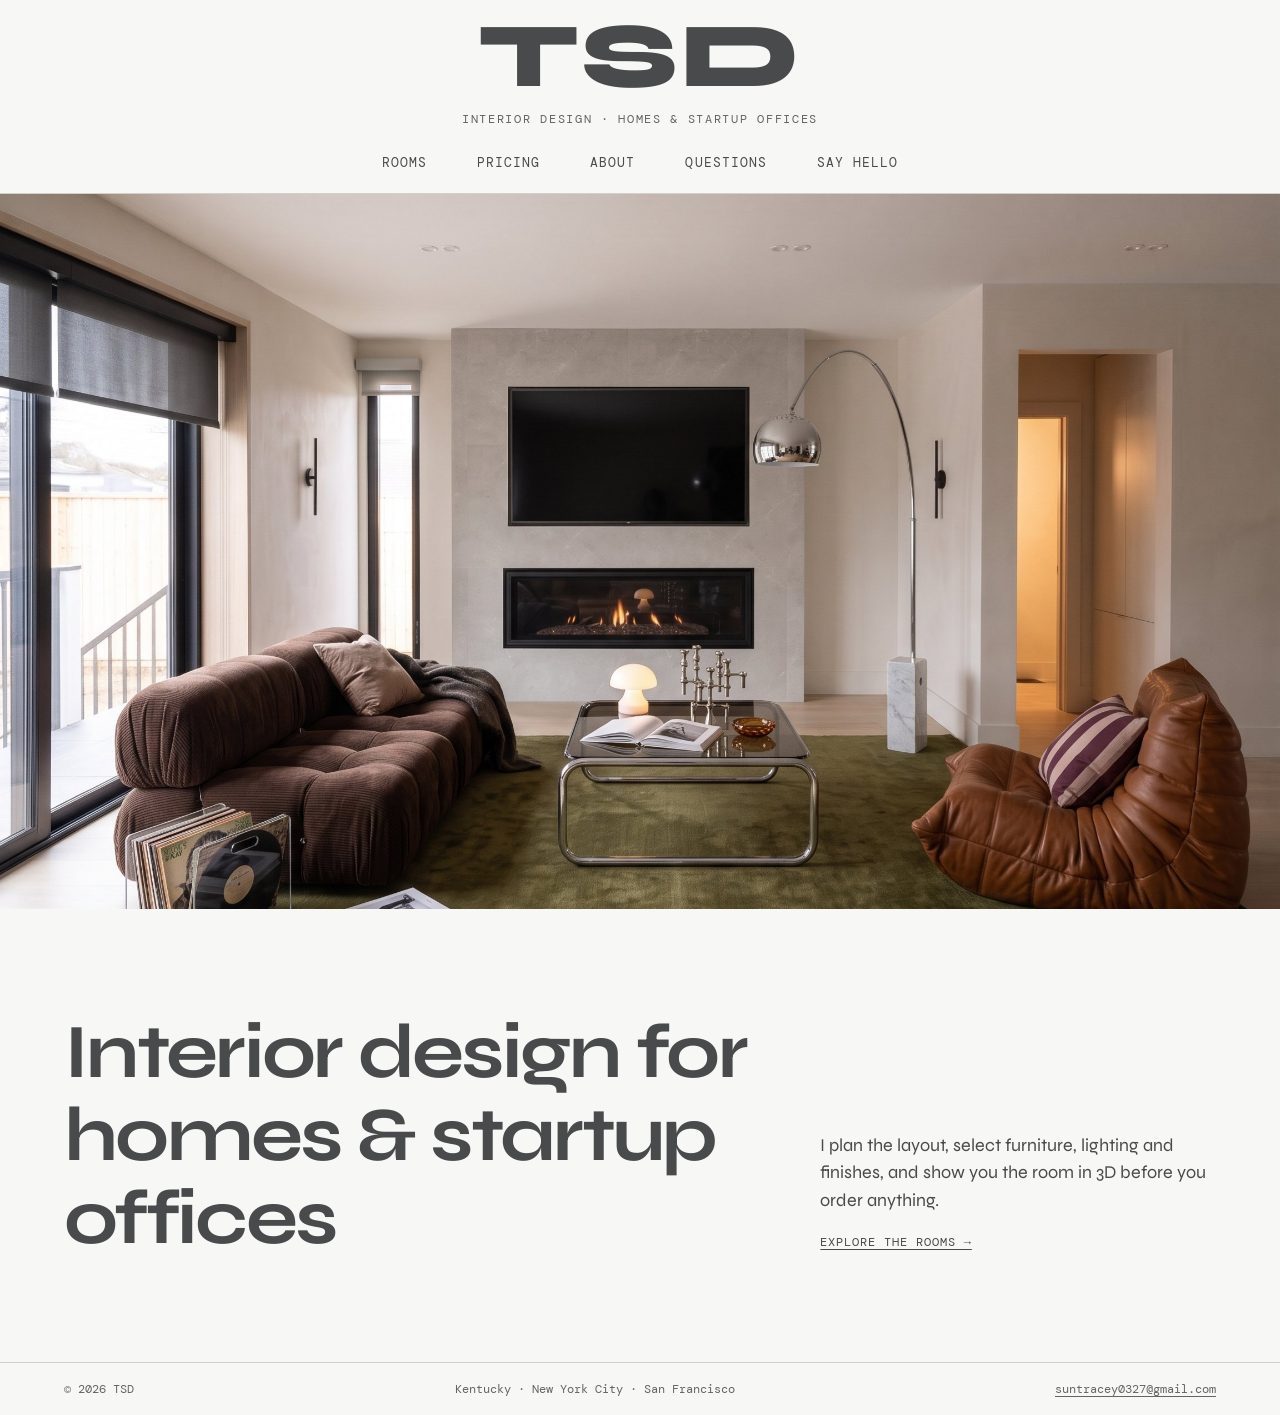
<file: index.html>
<!doctype html>
<html lang="en">
<head>
<meta charset="utf-8">
<meta name="viewport" content="width=device-width, initial-scale=1">
<title>TSD · Interior design for homes &amp; startup offices</title>
<meta name="description" content="TSD is friendly, flat-rate interior design for homes and startup offices across the US: one simple price per square foot. Projects in Kentucky, New York City and San Francisco.">
<link rel="canonical" href="https://tsd.suntracey.workers.dev/">
<meta property="og:type" content="website">
<meta property="og:title" content="TSD · Interior design for homes &amp; startup offices">
<meta property="og:description" content="Flat-rate interior design for homes and startup offices. One simple price per square foot.">
<meta property="og:url" content="https://tsd.suntracey.workers.dev/">
<meta property="og:image" content="https://tsd.suntracey.workers.dev/assets/og.jpg">
<meta name="twitter:card" content="summary_large_image">
<link rel="icon" href="assets/favicon.svg" type="image/svg+xml">
<link rel="stylesheet" href="style.css">
<script type="application/ld+json">
{"@context":"https://schema.org","@type":"ProfessionalService","name":"TSD","description":"Flat-rate interior design for homes and startup offices.","url":"https://tsd.suntracey.workers.dev/","email":"suntracey0327@gmail.com","image":"https://tsd.suntracey.workers.dev/assets/og.jpg","areaServed":"United States","priceRange":"$$"}
</script>
</head>
<body>
<a class="skip" href="#main">Skip to content</a>
<header class="top">
  <a class="top__title" href="./">TSD</a>
  <p class="top__sub">Interior design · homes &amp; startup offices</p>
  <nav class="top__nav" aria-label="Main">
    <a href="rooms/">Rooms</a>
    <a href="pricing/">Pricing</a>
    <a href="about/">About</a>
    <a href="questions/">Questions</a>
    <a href="contact/">Say hello</a>
  </nav>
</header>

<main id="main">
  <section class="cover">
    <img src="assets/hero-room.jpg" alt="A TSD living room: stone fireplace wall with the fire on, a brown corduroy sofa, a cognac leather lounge chair, a glass coffee table and an arc lamp on a moss green rug">
  </section>
  <section class="intro wrap">
    <h1>Interior design for homes &amp; startup offices</h1>
    <div>
      <p>I plan the layout, select furniture, lighting and finishes, and show you the room in 3D before you order anything.</p>
      <a class="text-link" href="rooms/">Explore the rooms →</a>
    </div>
  </section>
</main>

<footer class="foot">
  <div class="foot__row"><span>© 2026 TSD</span><span>Kentucky · New York City · San Francisco</span><a href="mailto:suntracey0327@gmail.com">suntracey0327@gmail.com</a></div>
</footer>
<script>
  // Keep links to the former homepage sections working.
  function openMovedSection() {
    var pages = {
      "#projects": "rooms/",
      "#about": "about/",
      "#process": "about/#process",
      "#faq": "questions/",
      "#contact": "contact/"
    };
    var page = pages[location.hash];
    if (page) location.replace(page);
  }
  openMovedSection();
  window.addEventListener("hashchange", openMovedSection);
</script>
<script src="motion.js"></script>
</body>
</html>
</file>
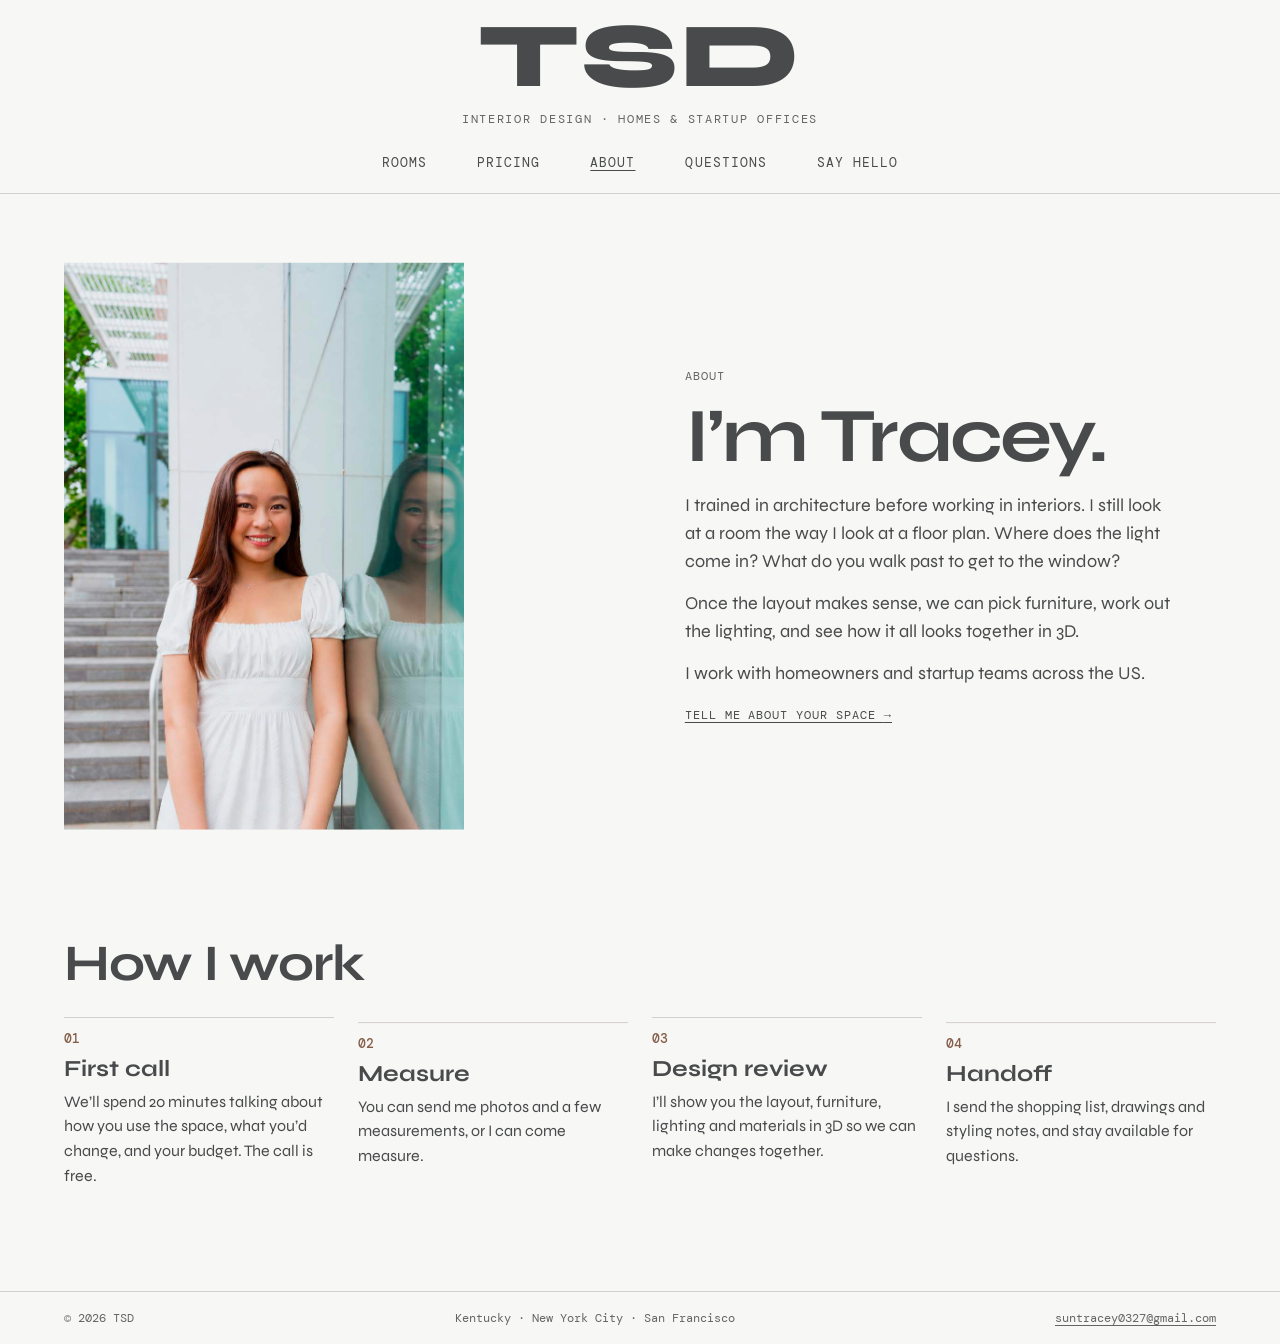
<file: about/index.html>
<!doctype html>
<html lang="en">
<head>
<meta charset="utf-8">
<meta name="viewport" content="width=device-width, initial-scale=1">
<title>About · TSD Interior Design</title>
<meta name="description" content="Meet Tracey, an interior designer trained in architecture, and see how she works with homeowners and startup teams.">
<link rel="canonical" href="https://tsd.suntracey.workers.dev/about/">
<link rel="icon" href="../assets/favicon.svg" type="image/svg+xml">
<link rel="stylesheet" href="../style.css">
</head>
<body>
<a class="skip" href="#main">Skip to content</a>
<header class="top">
  <a class="top__title" href="../">TSD</a>
  <p class="top__sub">Interior design · homes &amp; startup offices</p>
  <nav class="top__nav" aria-label="Main">
    <a href="../rooms/">Rooms</a>
    <a href="../pricing/">Pricing</a>
    <a href="../about/" aria-current="page">About</a>
    <a href="../questions/">Questions</a>
    <a href="../contact/">Say hello</a>
  </nav>
</header>

<main id="main" class="page wrap">
  <section class="hello">
    <div class="hello__pic"><img src="../assets/tracey-portrait.jpg" width="857" height="1216" alt="Portrait of Tracey beside a glass wall"></div>
    <div class="hello__text">
      <p class="label">About</p>
      <h1>I’m Tracey.</h1>
      <p>I trained in architecture before working in interiors. I still look at a room the way I look at a floor plan. Where does the light come in? What do you walk past to get to the window?</p>
      <p>Once the layout makes sense, we can pick furniture, work out the lighting, and see how it all looks together in 3D.</p>
      <p>I work with homeowners and startup teams across the US.</p>
      <a class="text-link" href="../contact/">Tell me about your space <span aria-hidden="true">→</span></a>
    </div>
  </section>

  <section class="steps-sec" id="process">
    <h2>How I work</h2>
    <ol class="steps">
      <li><b>01</b><h3>First call</h3><p>We’ll spend 20 minutes talking about how you use the space, what you’d change, and your budget. The call is free.</p></li>
      <li><b>02</b><h3>Measure</h3><p>You can send me photos and a few measurements, or I can come measure.</p></li>
      <li><b>03</b><h3>Design review</h3><p>I’ll show you the layout, furniture, lighting and materials in 3D so we can make changes together.</p></li>
      <li><b>04</b><h3>Handoff</h3><p>I send the shopping list, drawings and styling notes, and stay available for questions.</p></li>
    </ol>
  </section>
</main>

<footer class="foot">
  <div class="foot__row"><span>© 2026 TSD</span><span>Kentucky · New York City · San Francisco</span><a href="mailto:suntracey0327@gmail.com">suntracey0327@gmail.com</a></div>
</footer>
<script src="../motion.js"></script>
</body>
</html>
</file>
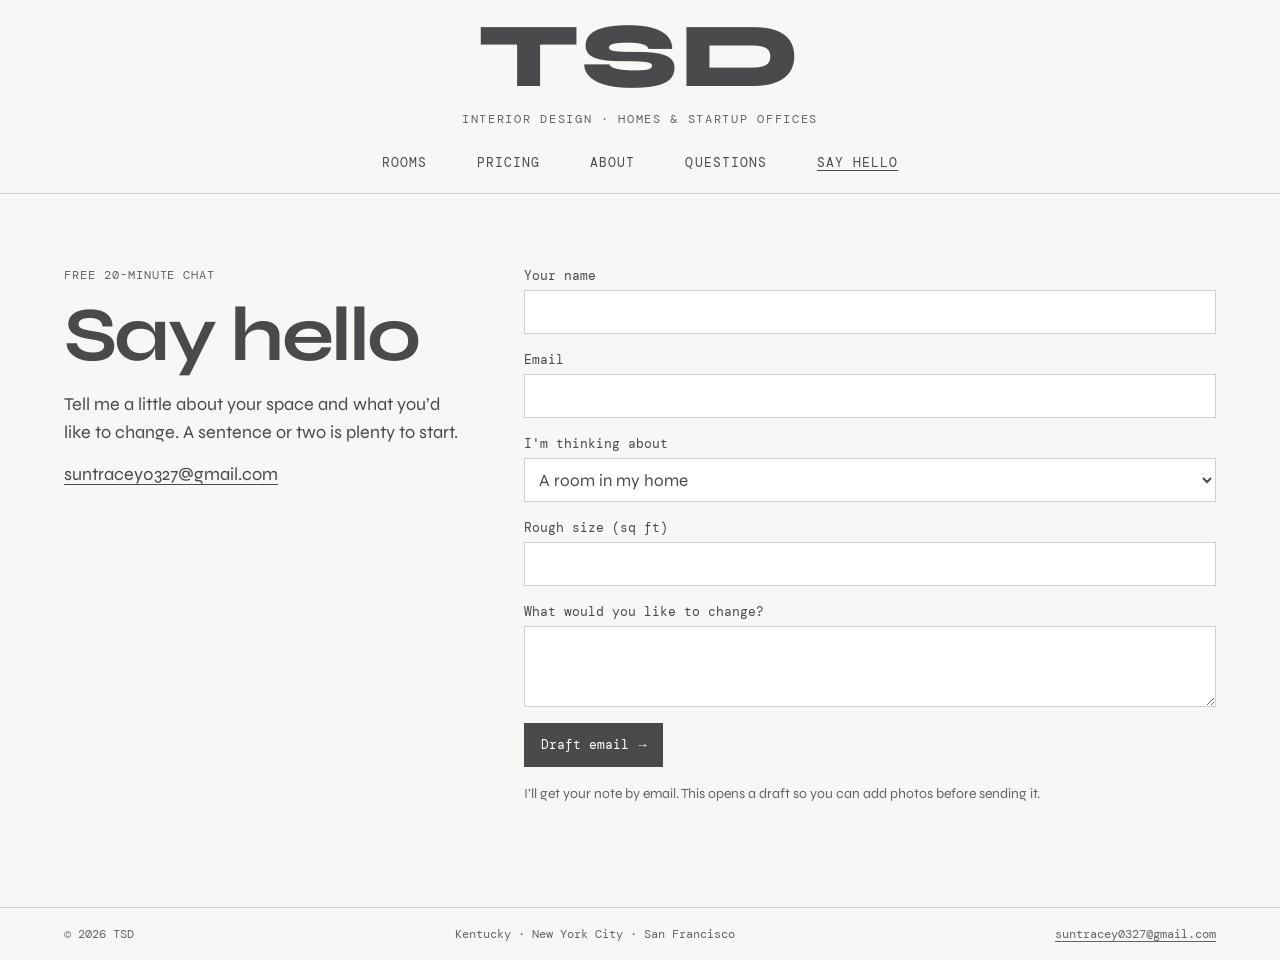
<file: contact/index.html>
<!doctype html>
<html lang="en">
<head>
<meta charset="utf-8">
<meta name="viewport" content="width=device-width, initial-scale=1">
<title>Say Hello · TSD Interior Design</title>
<meta name="description" content="Contact Tracey to talk about interior design for your home or startup office.">
<link rel="canonical" href="https://tsd.suntracey.workers.dev/contact/">
<link rel="icon" href="../assets/favicon.svg" type="image/svg+xml">
<link rel="stylesheet" href="../style.css">
</head>
<body>
<a class="skip" href="#main">Skip to content</a>
<header class="top">
  <a class="top__title" href="../">TSD</a>
  <p class="top__sub">Interior design · homes &amp; startup offices</p>
  <nav class="top__nav" aria-label="Main">
    <a href="../rooms/">Rooms</a>
    <a href="../pricing/">Pricing</a>
    <a href="../about/">About</a>
    <a href="../questions/">Questions</a>
    <a href="../contact/" aria-current="page">Say hello</a>
  </nav>
</header>

<main id="main" class="page wrap">
  <section class="contact">
    <div>
      <p class="label">Free 20-minute chat</p>
      <h1>Say hello</h1>
      <p class="contact__intro">Tell me a little about your space and what you’d like to change. A sentence or two is plenty to start.</p>
      <a class="contact__mail" href="mailto:suntracey0327@gmail.com">suntracey0327@gmail.com</a>
    </div>
    <form class="form" id="book-form">
      <label>Your name<input type="text" name="name" required autocomplete="name"></label>
      <label>Email<input type="email" name="email" required autocomplete="email"></label>
      <label>I'm thinking about<select name="type"><option>A room in my home</option><option>My whole home</option><option>Our startup office</option><option>Not sure yet</option></select></label>
      <label>Rough size (sq ft)<input type="number" name="size" min="0" inputmode="numeric"></label>
      <label>What would you like to change?<textarea name="notes" rows="3"></textarea></label>
      <button class="btn" type="submit">Draft email <span aria-hidden="true">→</span></button>
      <p class="form__note">I’ll get your note by email. This opens a draft so you can add photos before sending it.</p>
    </form>
  </section>
</main>

<footer class="foot">
  <div class="foot__row"><span>© 2026 TSD</span><span>Kentucky · New York City · San Francisco</span><a href="mailto:suntracey0327@gmail.com">suntracey0327@gmail.com</a></div>
</footer>
<script src="../app.js"></script>
<script src="../motion.js"></script>
</body>
</html>
</file>
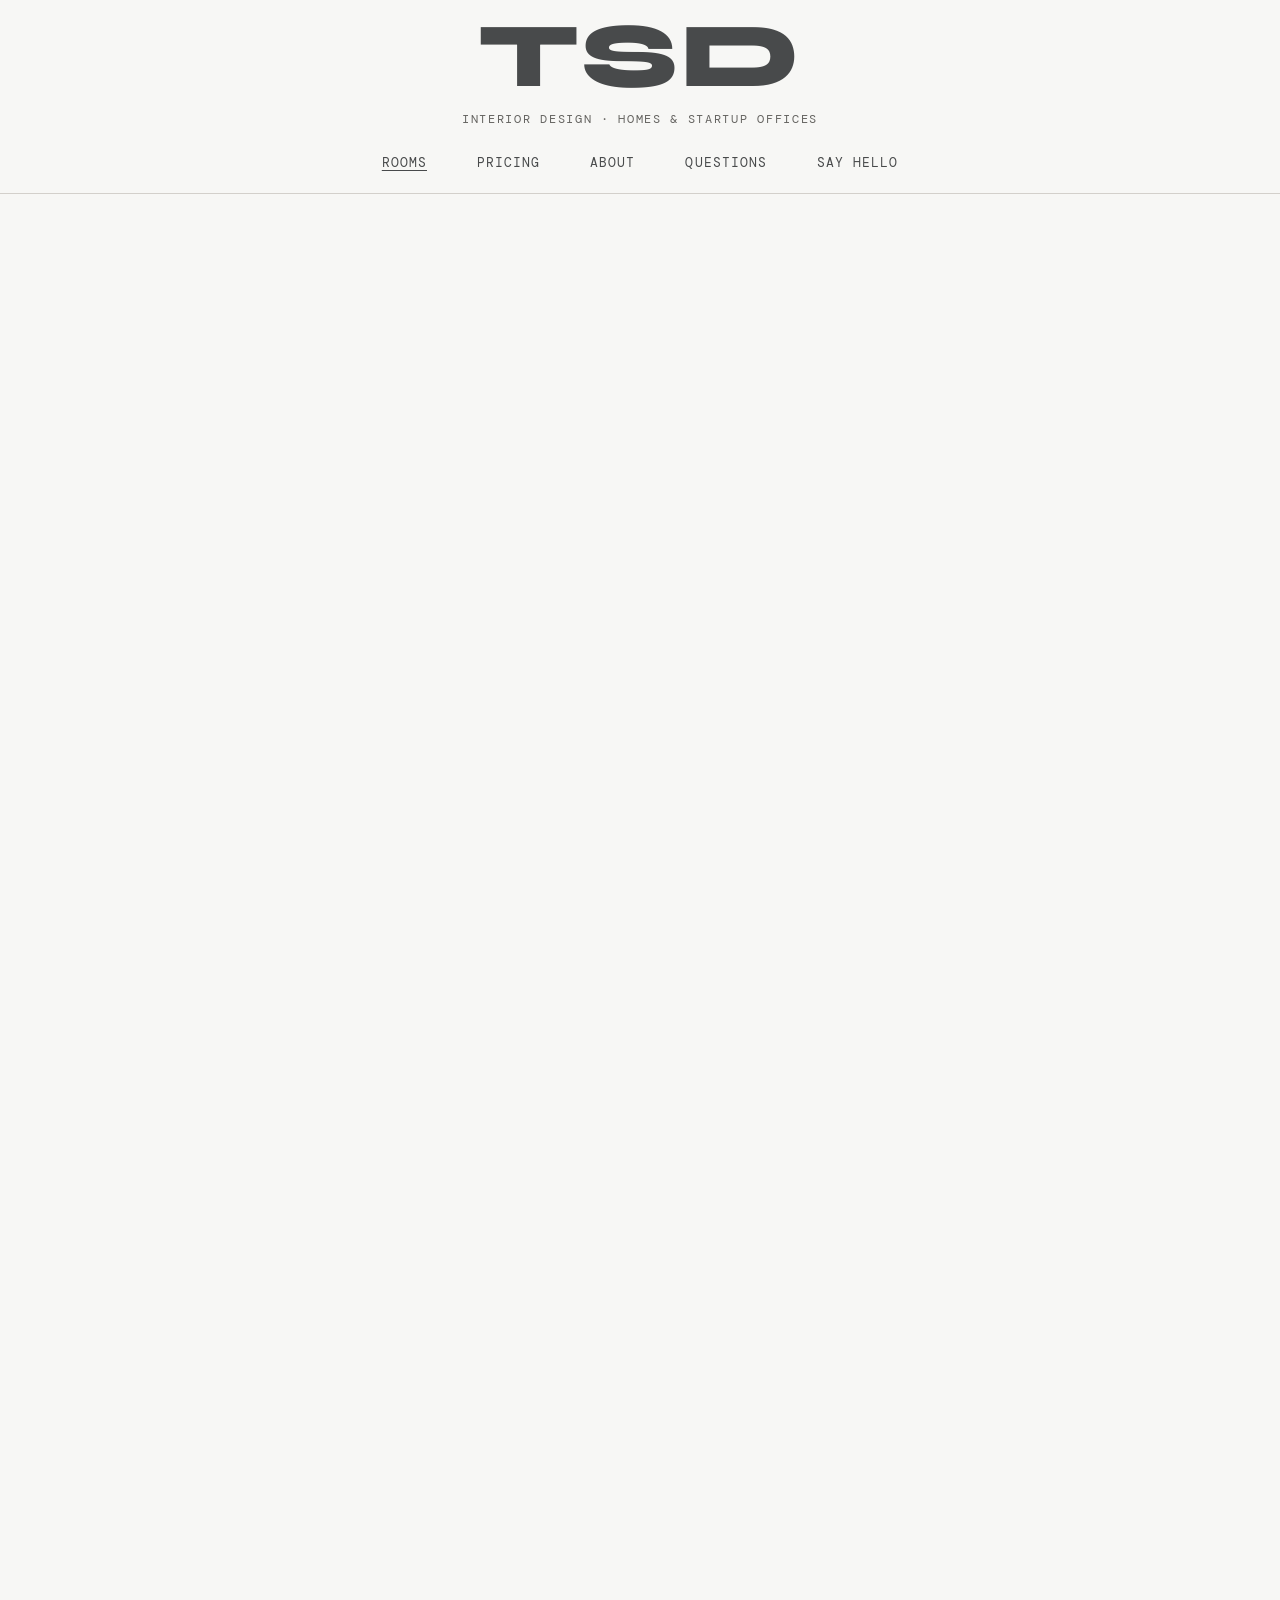
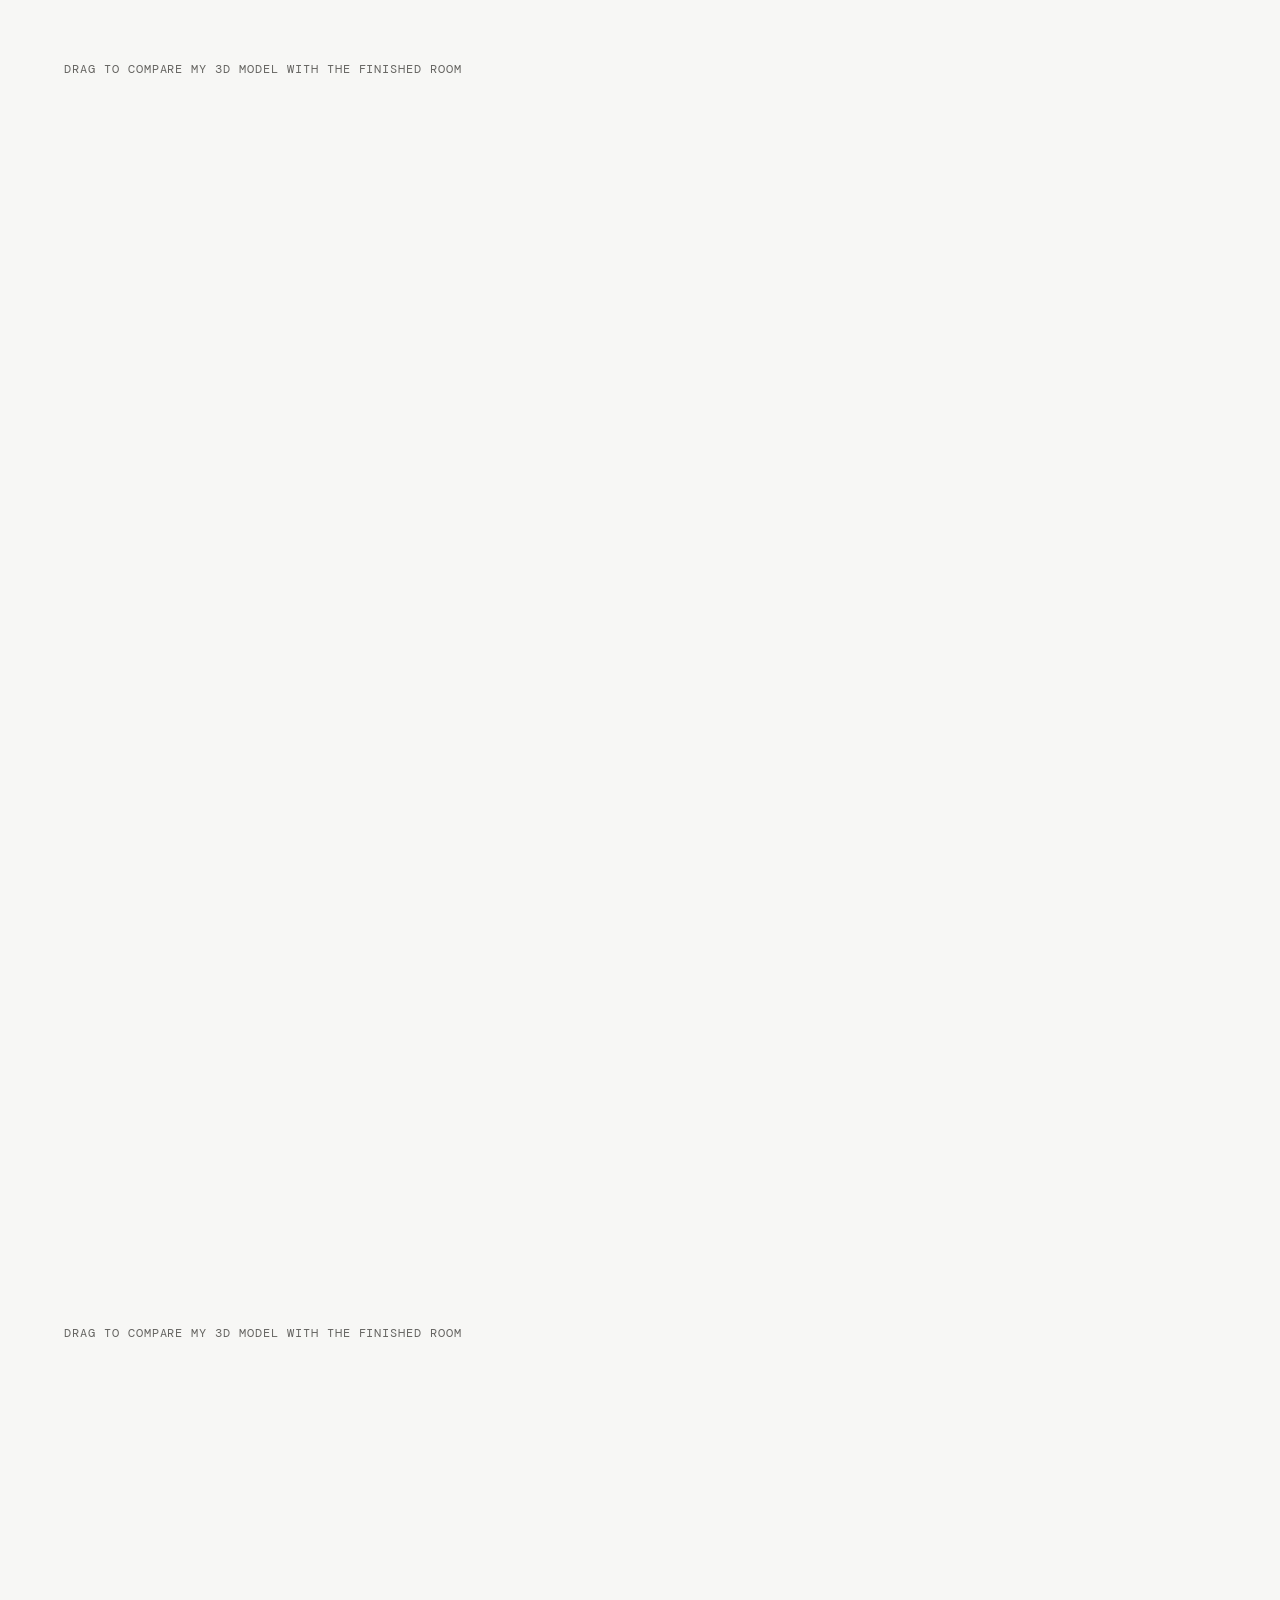
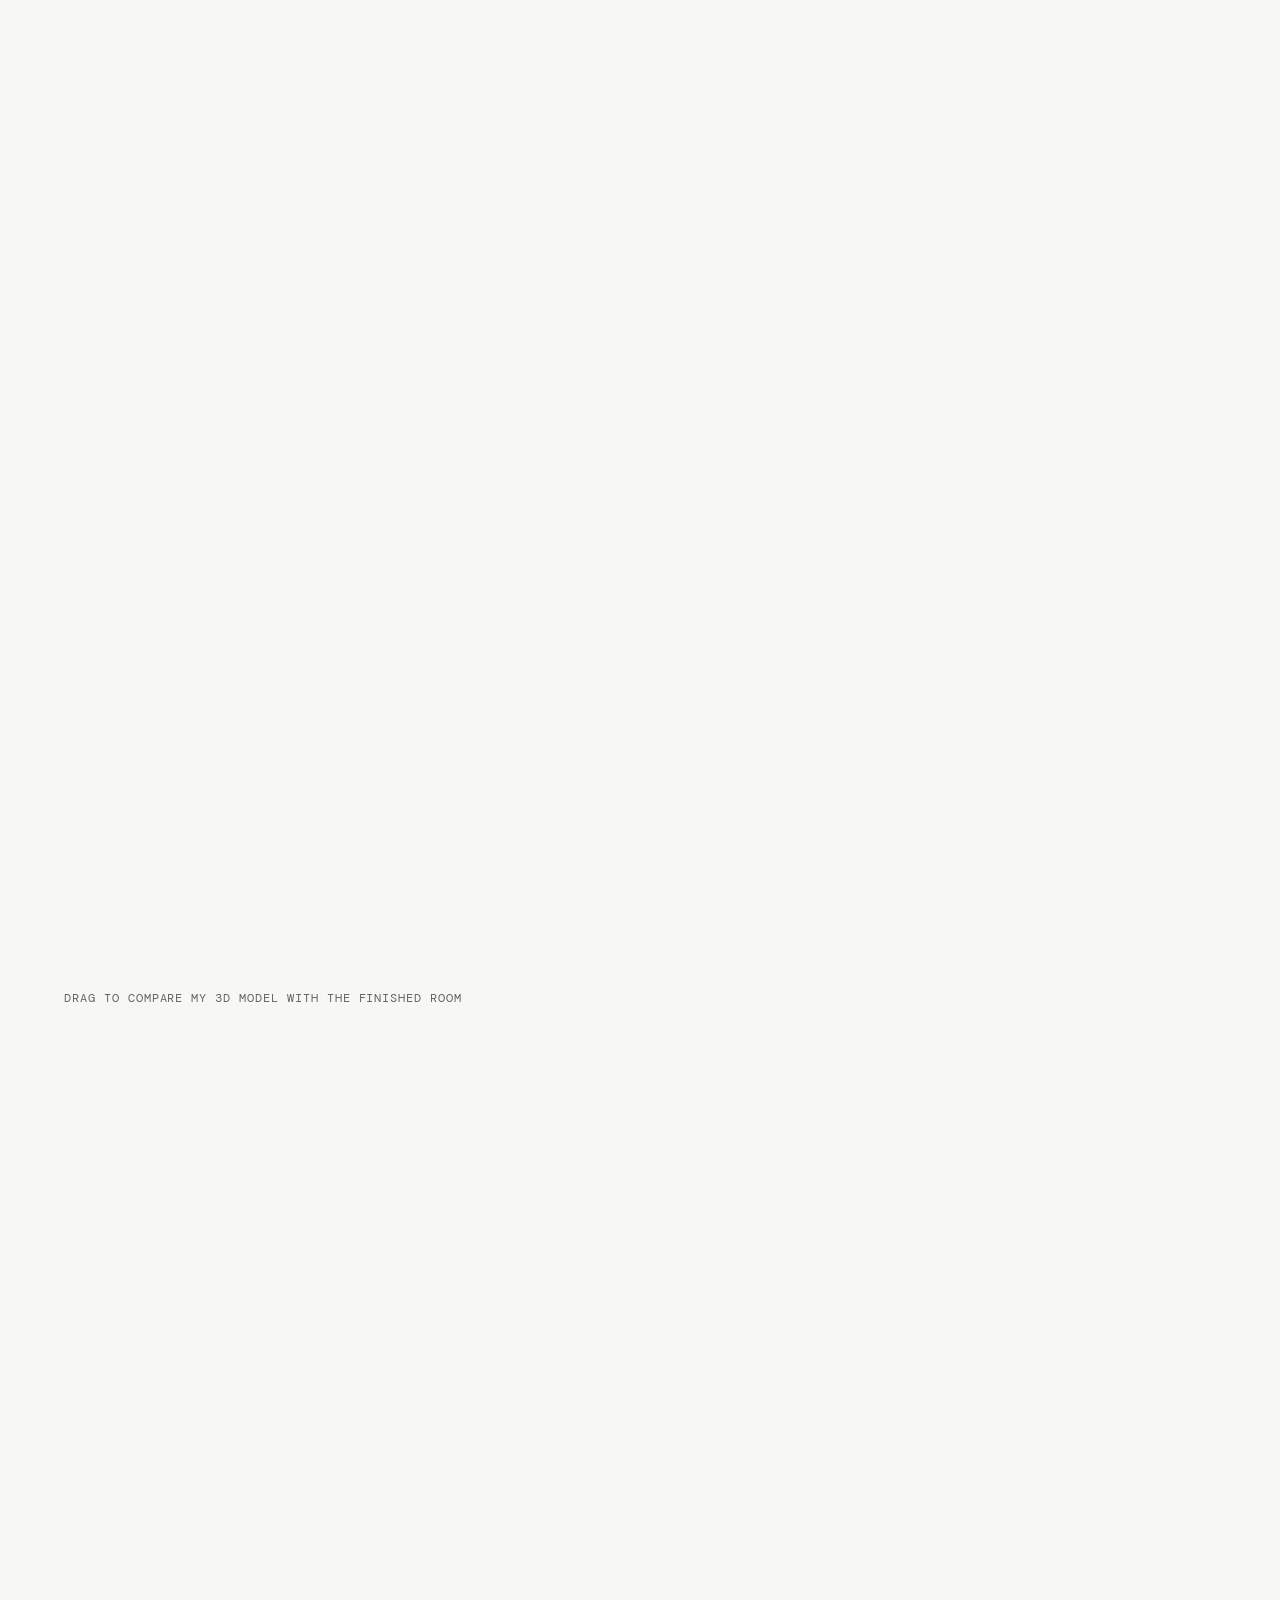
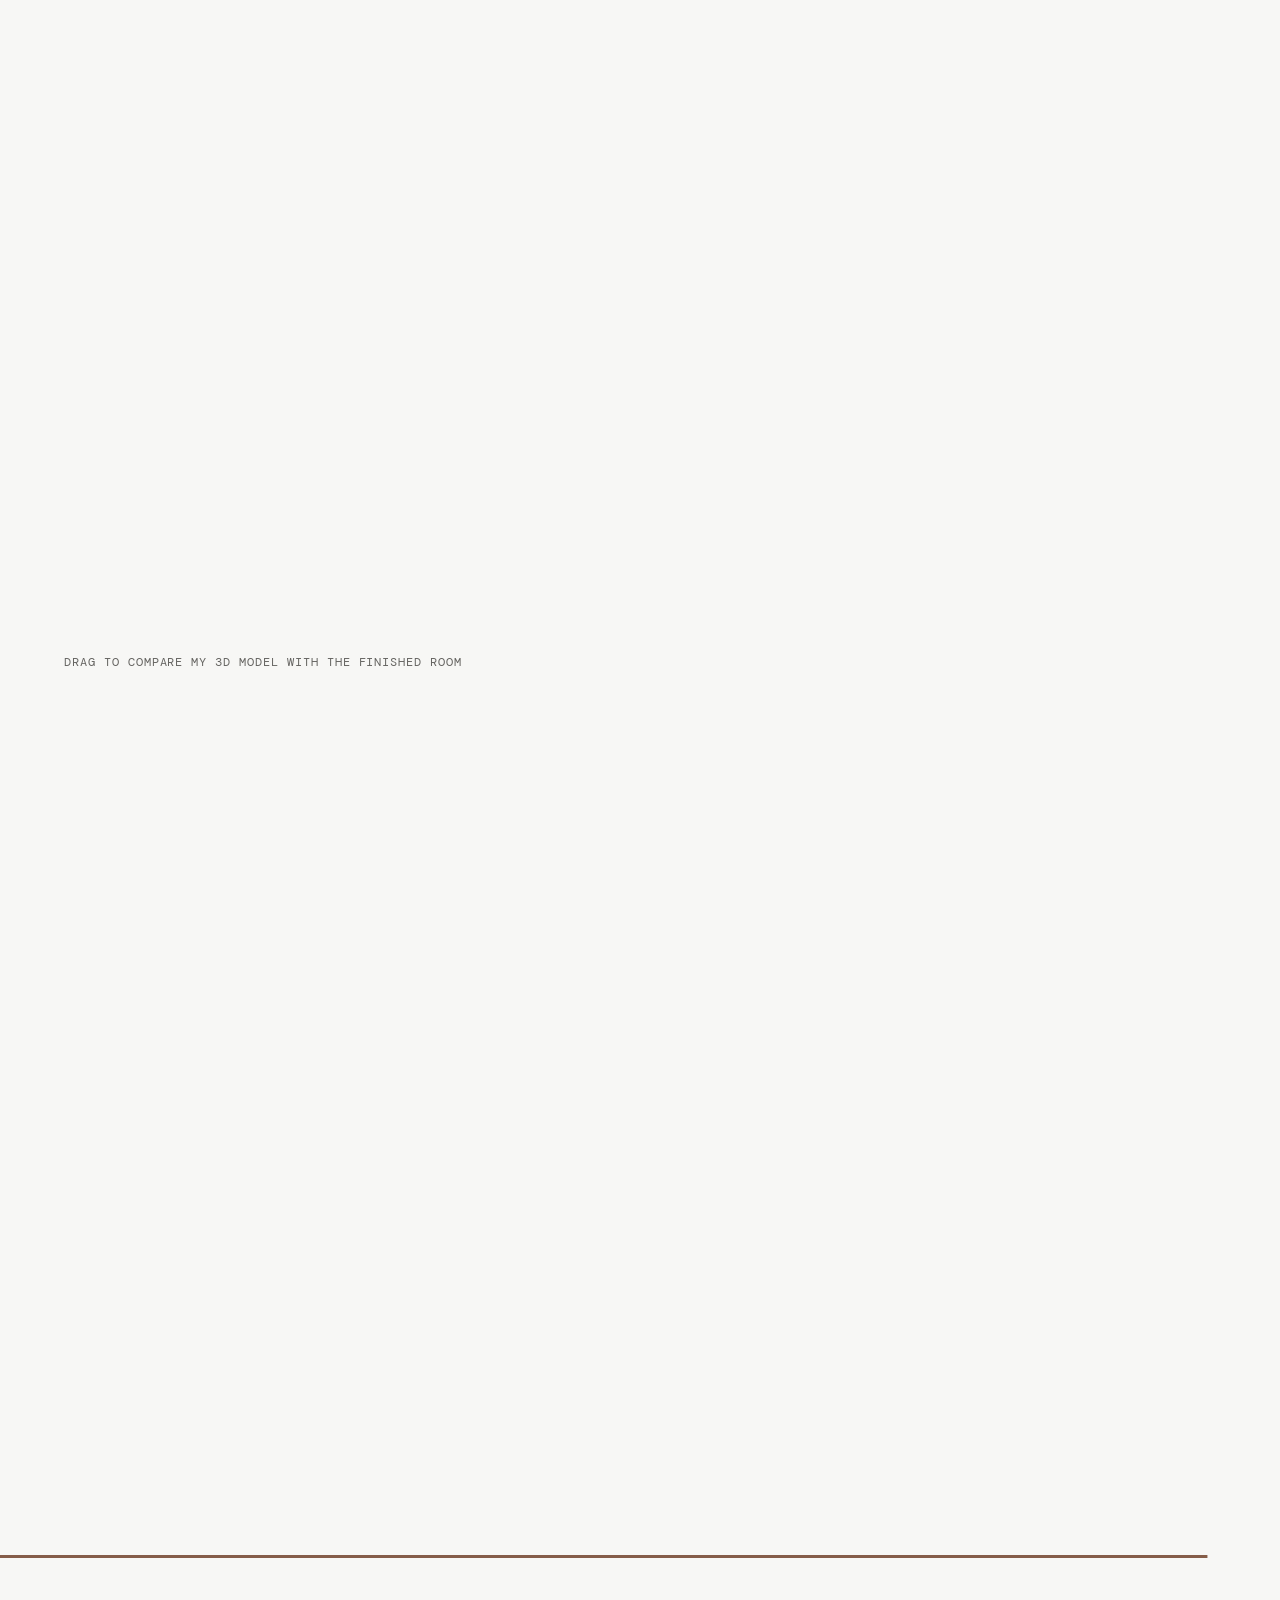
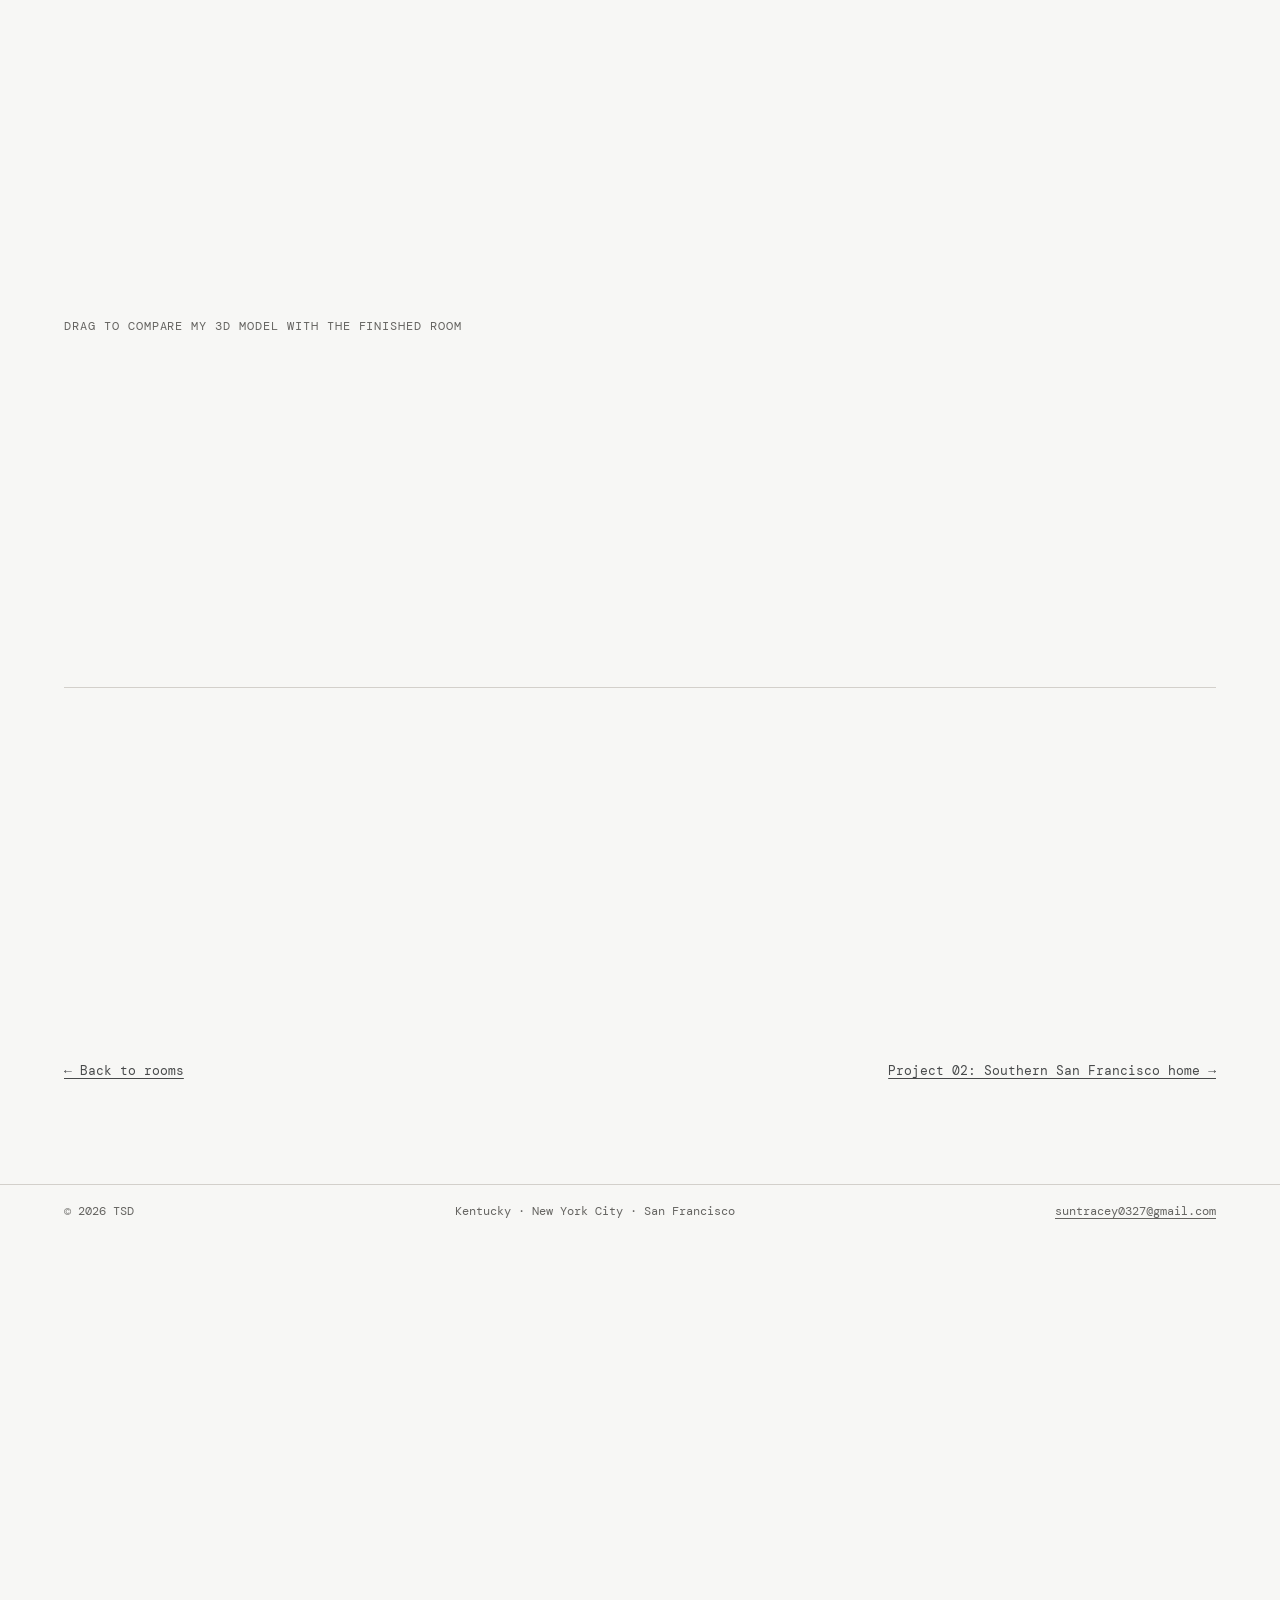
<file: dining-kitchen/index.html>
<!doctype html><html lang="en"><head><meta charset="utf-8"><title>TSD</title><link rel="canonical" href="https://tsd.suntracey.workers.dev/home/"><meta http-equiv="refresh" content="0; url=../home/#dining"></head><body><a href="../home/#dining">Continue to the project</a></body></html>
</file>
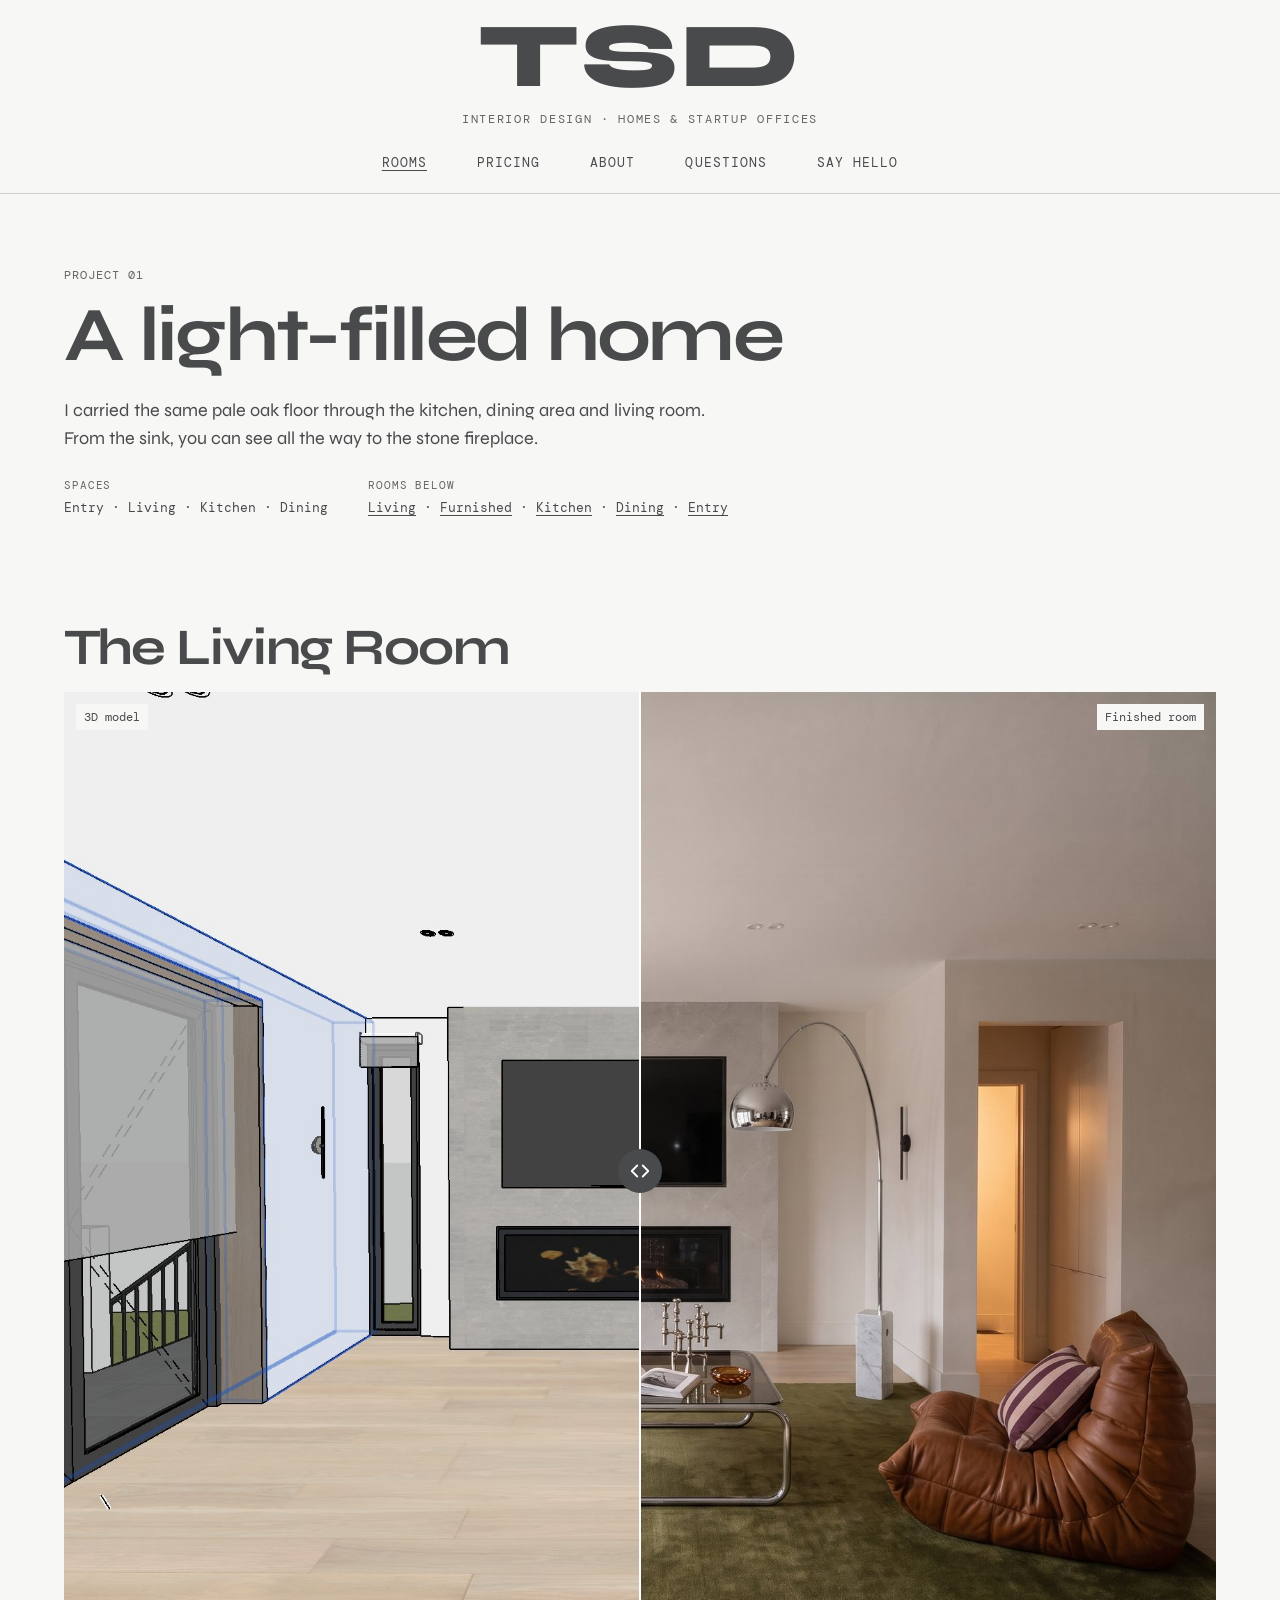
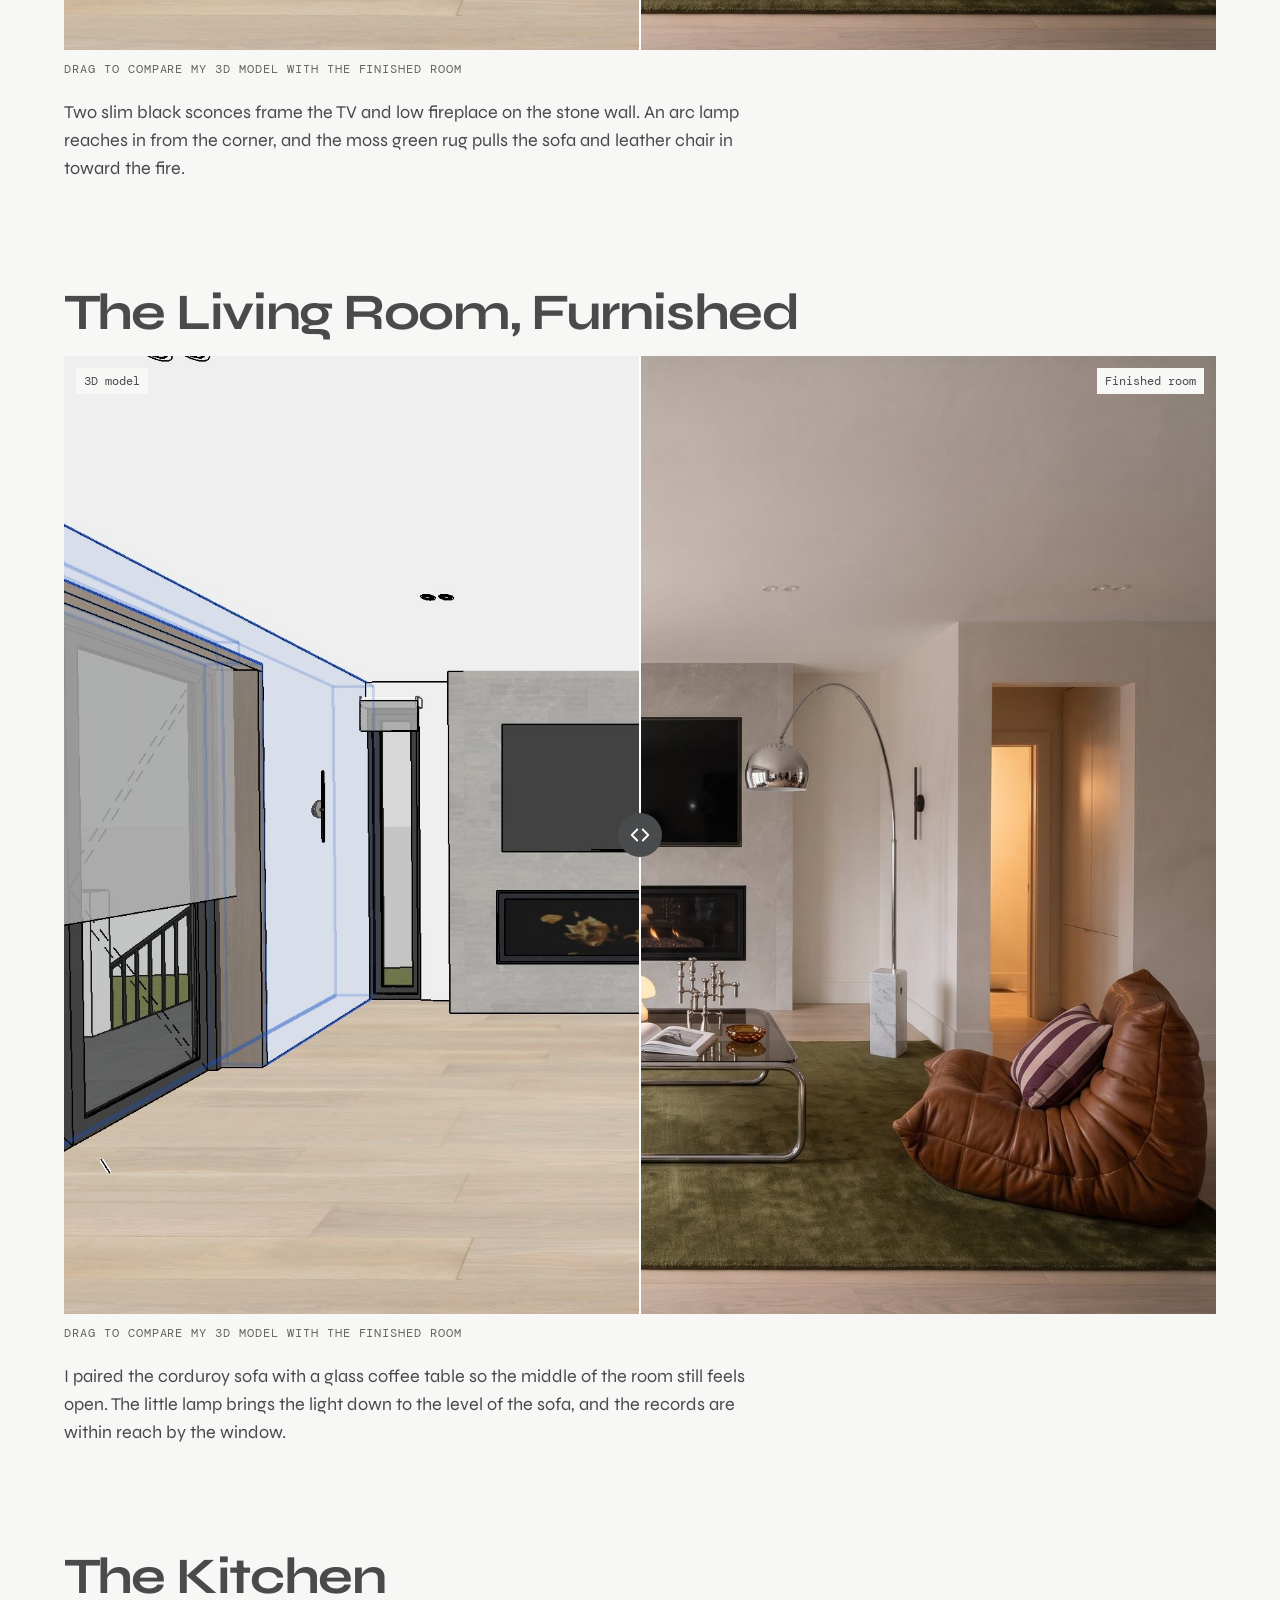
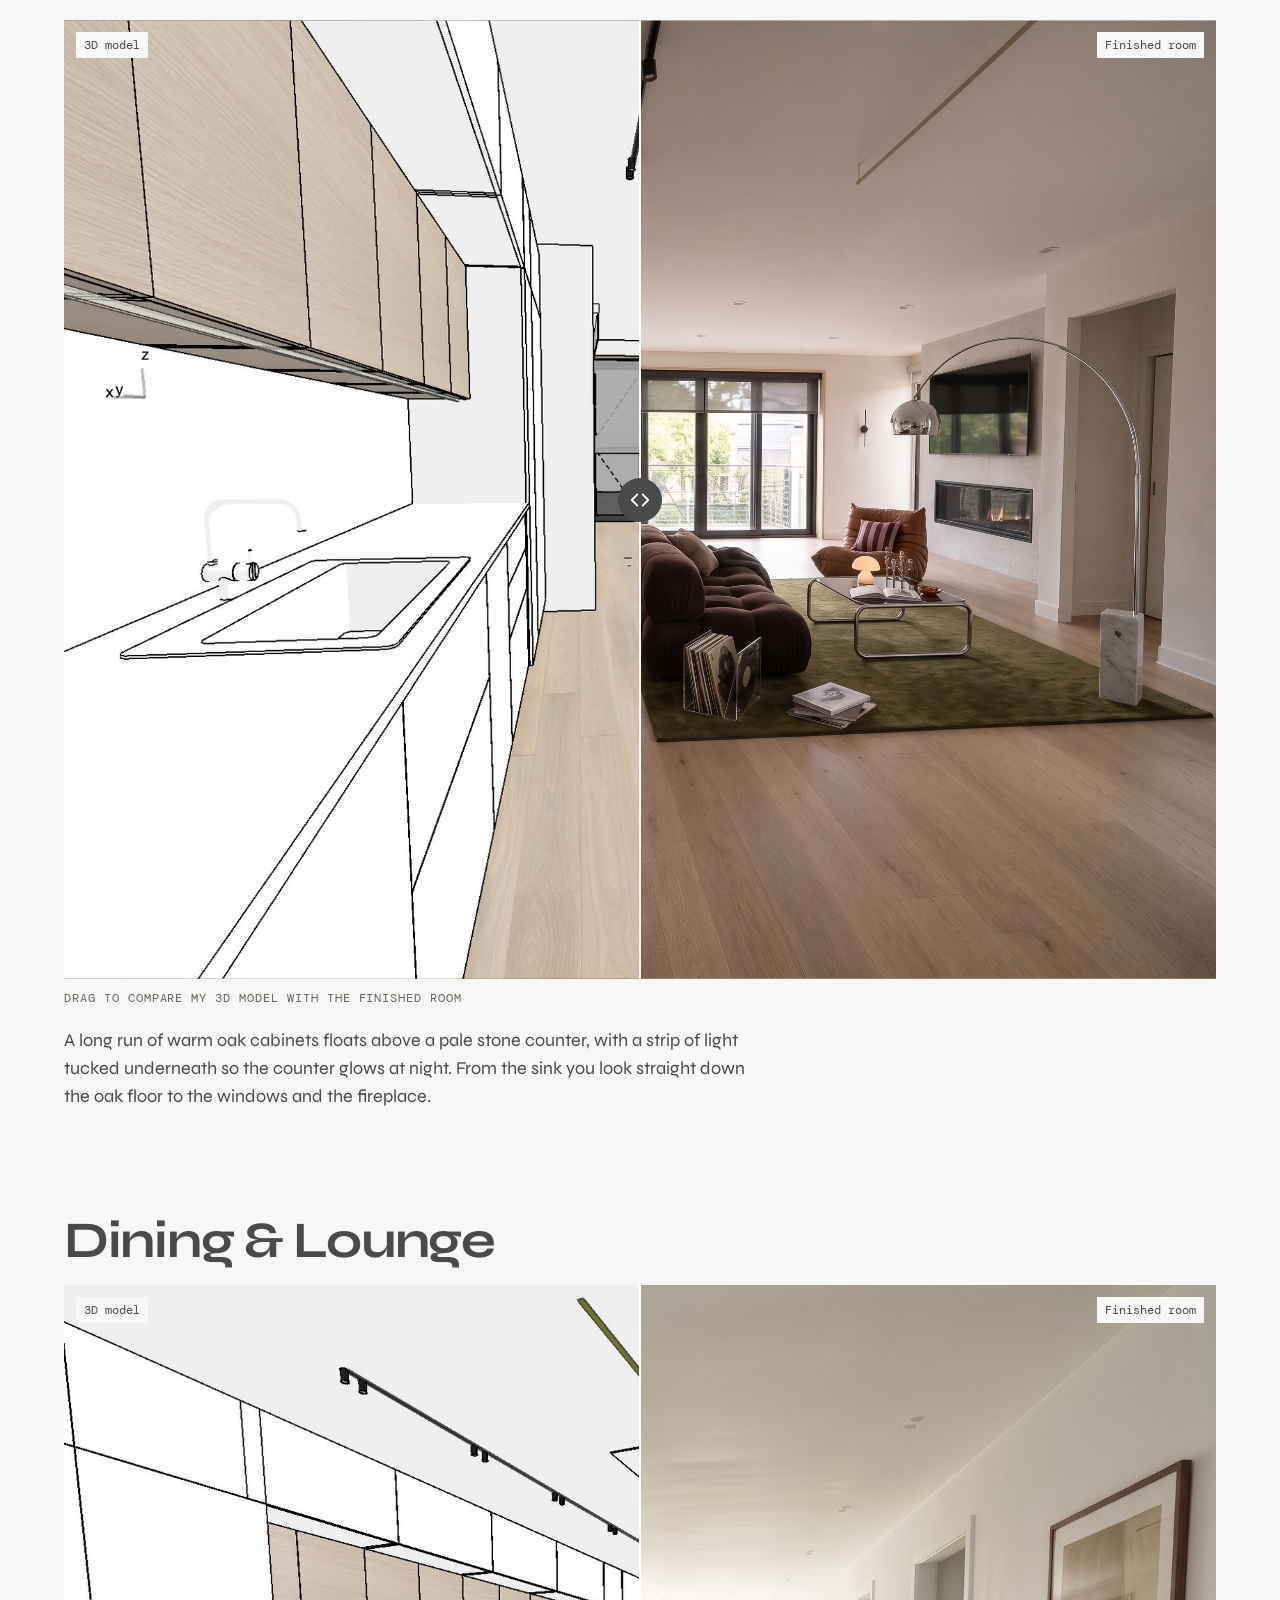
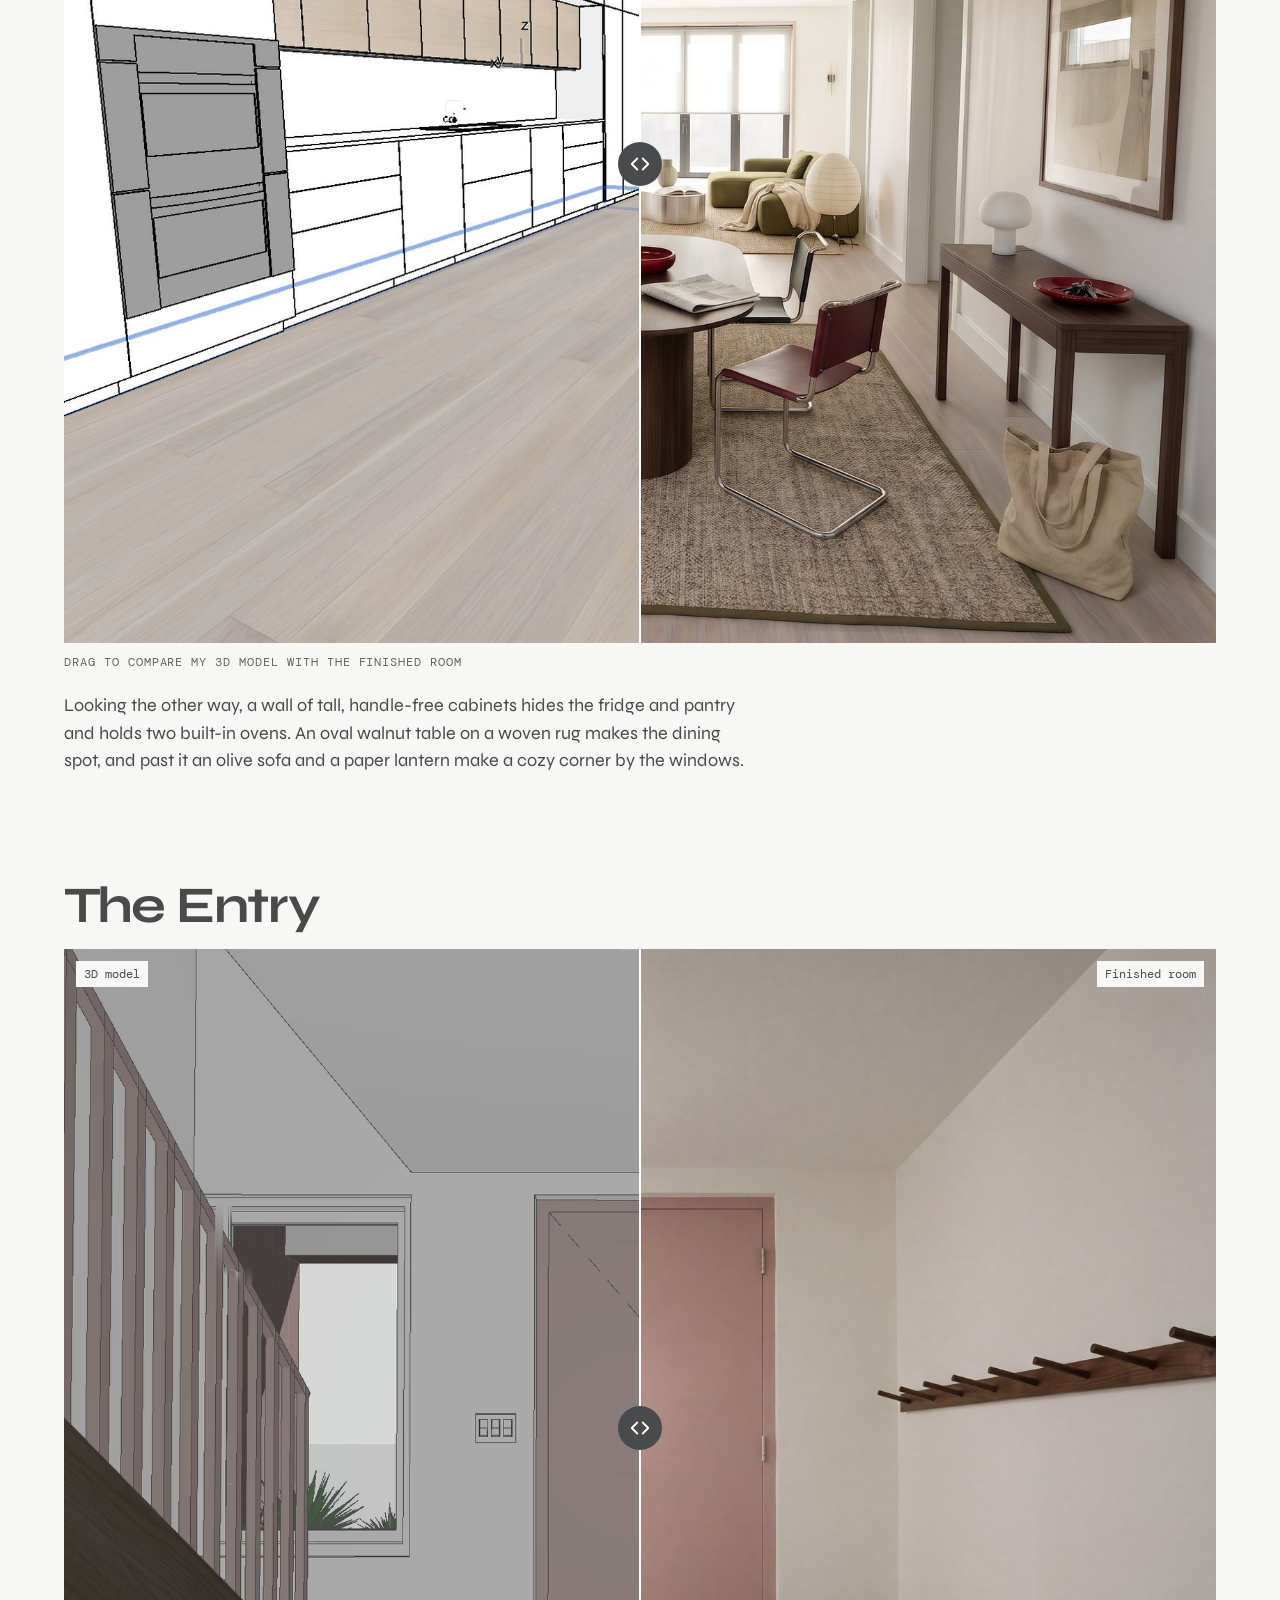
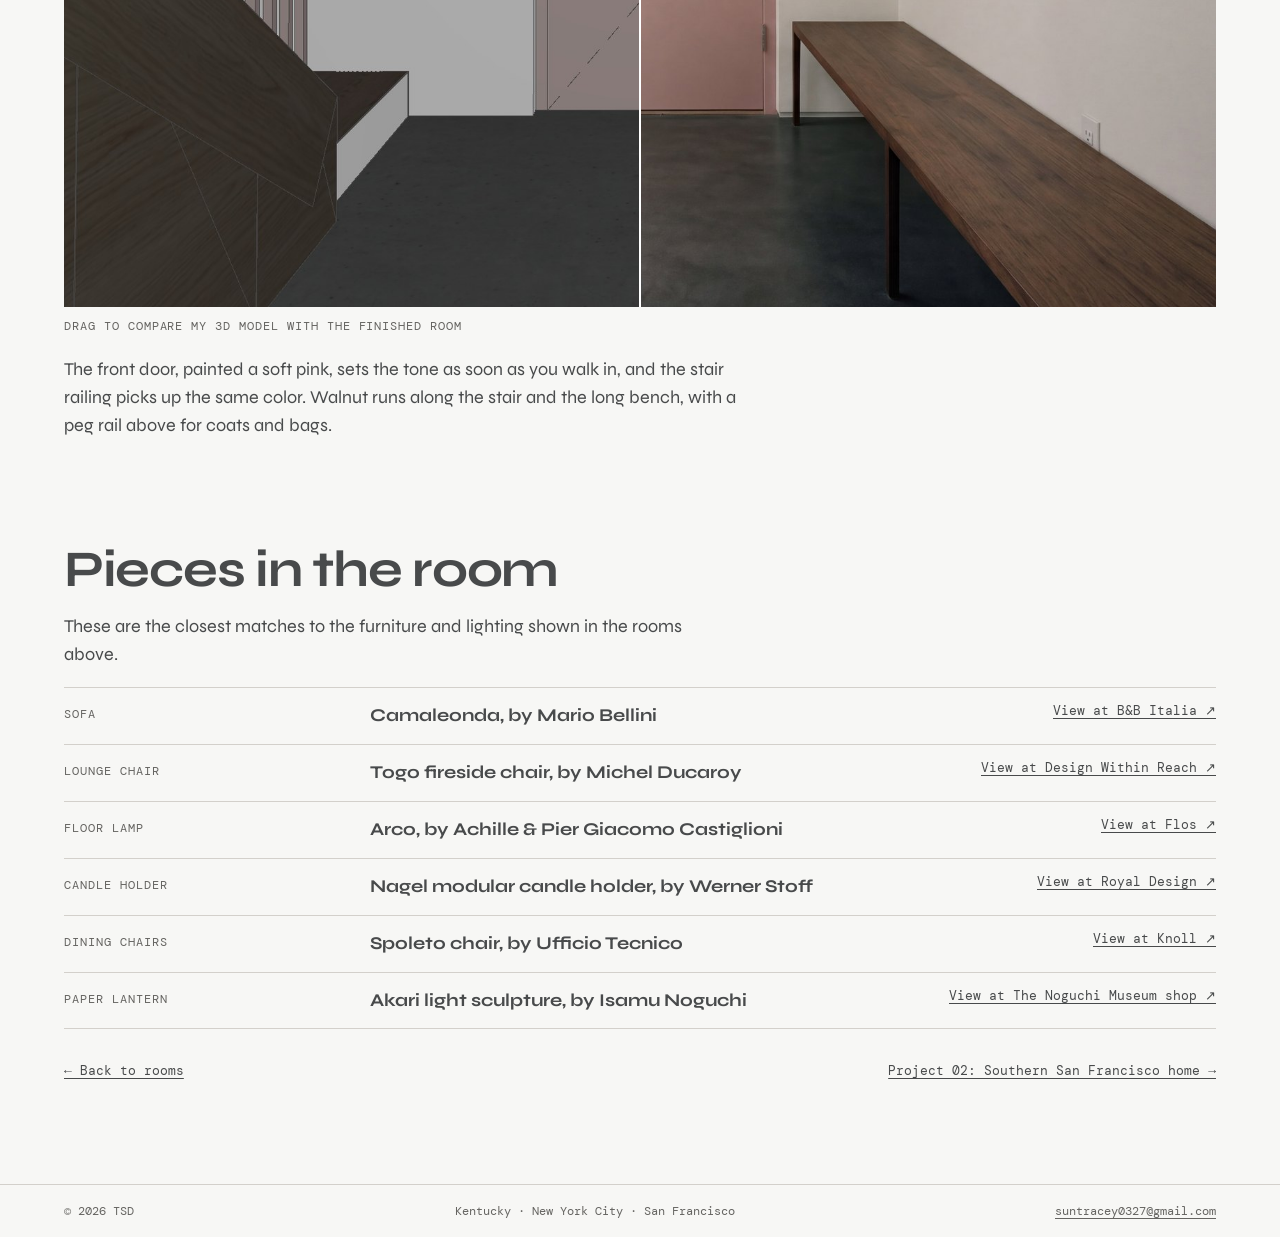
<file: home/index.html>
<!doctype html>
<html lang="en">
<head>
<meta charset="utf-8">
<meta name="viewport" content="width=device-width, initial-scale=1">
<title>A Light-Filled Home · TSD</title>
<meta name="description" content="A TSD home: living room, kitchen and dining, designed in 3D and finished in real life. Compare the 3D model with each finished room.">
<link rel="canonical" href="https://tsd.suntracey.workers.dev/home/">
<meta property="og:type" content="website">
<meta property="og:title" content="A Light-Filled Home · TSD">
<meta property="og:description" content="A TSD home: living room, kitchen and dining, designed in 3D and finished in real life. Compare the 3D model with each finished room.">
<meta property="og:url" content="https://tsd.suntracey.workers.dev/home/">
<meta property="og:image" content="https://tsd.suntracey.workers.dev/assets/kitchen-photo.jpg">
<meta name="twitter:card" content="summary_large_image">
<link rel="icon" href="../assets/favicon.svg" type="image/svg+xml">
<link rel="stylesheet" href="../style.css">
</head>
<body>
<a class="skip" href="#main">Skip to content</a>
<header class="top">
  <a class="top__title" href="../">TSD</a>
  <p class="top__sub">Interior design · homes &amp; startup offices</p>
  <nav class="top__nav" aria-label="Main">
    <a href="../rooms/" aria-current="location">Rooms</a>
    <a href="../pricing/">Pricing</a>
    <a href="../about/">About</a>
    <a href="../questions/">Questions</a>
    <a href="../contact/">Say hello</a>
  </nav>
</header>
<main id="main" class="col">
  <div class="ptitle"><p class="label">Project 01</p><h1>A light-filled home</h1></div>
  <div class="story">
    <p>I carried the same pale oak floor through the kitchen, dining area and living room. From the sink, you can see all the way to the stone fireplace.</p>
  </div>
  <dl class="facts"><div><dt>Spaces</dt><dd>Entry · Living · Kitchen · Dining</dd></div><div><dt>Rooms below</dt><dd><a href="#living">Living</a> · <a href="#den">Furnished</a> · <a href="#kitchen">Kitchen</a> · <a href="#dining">Dining</a> · <a href="#entry">Entry</a></dd></div></dl>

  <section id="living" class="room">
    <h2>The Living Room</h2>
    <figure>
      <div class="compare">
        <img src="../assets/living-room-photo.jpg?v=2" alt="Finished living room: stone fireplace wall with TV above a lit linear fireplace, brown corduroy sofa, cognac leather lounge chair, chrome and glass coffee table and an arc floor lamp on a moss green rug.">
        <img class="compare__model" src="../assets/living-room-model.jpg" alt="3D model of the living room from the same viewpoint." style="clip-path:inset(0 50% 0 0)">
        <span aria-hidden="true" class="compare__tag compare__tag--left">3D model</span>
        <span aria-hidden="true" class="compare__tag compare__tag--right">Finished room</span>
        <div aria-hidden="true" class="compare__divider"><div class="compare__knob"><svg width="22" height="22" viewBox="0 0 24 24" fill="none" stroke="currentColor" stroke-width="2" stroke-linecap="round" stroke-linejoin="round"><path d="M9 6l-6 6 6 6"/><path d="M15 6l6 6-6 6"/></svg></div></div>
        <input type="range" min="0" max="100" step="1" value="50" aria-label="Compare the 3D model and the finished living room">
      </div>
      <figcaption class="cap">Drag to compare my 3D model with the finished room</figcaption>
    </figure>
    <div class="story"><p>Two slim black sconces frame the TV and low fireplace on the stone wall. An arc lamp reaches in from the corner, and the moss green rug pulls the sofa and leather chair in toward the fire.</p></div>
  </section>
  <section id="den" class="room">
    <h2>The Living Room, Furnished</h2>
    <figure>
      <div class="compare">
        <img src="../assets/den-photo.jpg" alt="Furnished living room: brown corduroy sofa, cognac leather lounge chair, chrome and glass coffee table and an arc floor lamp on a moss green rug, in front of the stone fireplace wall.">
        <img class="compare__model" src="../assets/den-model.jpg" alt="3D model of the living room from the same viewpoint." style="clip-path:inset(0 50% 0 0)">
        <span aria-hidden="true" class="compare__tag compare__tag--left">3D model</span>
        <span aria-hidden="true" class="compare__tag compare__tag--right">Finished room</span>
        <div aria-hidden="true" class="compare__divider"><div class="compare__knob"><svg width="22" height="22" viewBox="0 0 24 24" fill="none" stroke="currentColor" stroke-width="2" stroke-linecap="round" stroke-linejoin="round"><path d="M9 6l-6 6 6 6"/><path d="M15 6l6 6-6 6"/></svg></div></div>
        <input type="range" min="0" max="100" step="1" value="50" aria-label="Compare the 3D model and the furnished living room">
      </div>
      <figcaption class="cap">Drag to compare my 3D model with the finished room</figcaption>
    </figure>
    <div class="story"><p>I paired the corduroy sofa with a glass coffee table so the middle of the room still feels open. The little lamp brings the light down to the level of the sofa, and the records are within reach by the window.</p></div>
  </section>
  <section id="kitchen" class="room">
    <h2>The Kitchen</h2>
    <figure>
      <div class="compare">
        <img src="../assets/kitchen-photo.jpg" alt="Oak kitchen cabinets and a pale stone counter overlooking a living room with a brown sofa, green rug and stone fireplace.">
        <img class="compare__model" src="../assets/kitchen-model.jpg" alt="3D model of the kitchen from the same viewpoint." style="clip-path:inset(0 50% 0 0)">
        <span aria-hidden="true" class="compare__tag compare__tag--left">3D model</span>
        <span aria-hidden="true" class="compare__tag compare__tag--right">Finished room</span>
        <div aria-hidden="true" class="compare__divider"><div class="compare__knob"><svg width="22" height="22" viewBox="0 0 24 24" fill="none" stroke="currentColor" stroke-width="2" stroke-linecap="round" stroke-linejoin="round"><path d="M9 6l-6 6 6 6"/><path d="M15 6l6 6-6 6"/></svg></div></div>
        <input type="range" min="0" max="100" step="1" value="50" aria-label="Compare the 3D model and the finished kitchen">
      </div>
      <figcaption class="cap">Drag to compare my 3D model with the finished room</figcaption>
    </figure>
    <div class="story"><p>A long run of warm oak cabinets floats above a pale stone counter, with a strip of light tucked underneath so the counter glows at night. From the sink you look straight down the oak floor to the windows and the fireplace.</p></div>
  </section>
  <section id="dining" class="room">
    <h2>Dining &amp; Lounge</h2>
    <figure>
      <div class="compare">
        <img src="../assets/dining-photo.jpg" alt="Finished kitchen and dining: tall white cabinetry with built-in ovens, an oval walnut table with leather cantilever chairs on a woven rug, and a lounge corner by tall windows.">
        <img class="compare__model" src="../assets/dining-model.jpg" alt="3D model of the kitchen and dining area from the same viewpoint." style="clip-path:inset(0 50% 0 0)">
        <span aria-hidden="true" class="compare__tag compare__tag--left">3D model</span>
        <span aria-hidden="true" class="compare__tag compare__tag--right">Finished room</span>
        <div aria-hidden="true" class="compare__divider"><div class="compare__knob"><svg width="22" height="22" viewBox="0 0 24 24" fill="none" stroke="currentColor" stroke-width="2" stroke-linecap="round" stroke-linejoin="round"><path d="M9 6l-6 6 6 6"/><path d="M15 6l6 6-6 6"/></svg></div></div>
        <input type="range" min="0" max="100" step="1" value="50" aria-label="Compare the 3D model and the finished dining &amp; lounge">
      </div>
      <figcaption class="cap">Drag to compare my 3D model with the finished room</figcaption>
    </figure>
    <div class="story"><p>Looking the other way, a wall of tall, handle-free cabinets hides the fridge and pantry and holds two built-in ovens. An oval walnut table on a woven rug makes the dining spot, and past it an olive sofa and a paper lantern make a cozy corner by the windows.</p></div>
  </section>
  <section id="entry" class="room">
    <h2>The Entry</h2>
    <figure>
      <div class="compare">
        <img src="../assets/entry-photo.jpg" alt="Finished entry: a pink front door, a pink metal stair railing over a walnut-clad stair, a walnut bench and peg rail along a white wall, and a dark concrete floor.">
        <img class="compare__model" src="../assets/entry-model.jpg" alt="3D model of the entry from the same viewpoint." style="clip-path:inset(0 50% 0 0)">
        <span aria-hidden="true" class="compare__tag compare__tag--left">3D model</span>
        <span aria-hidden="true" class="compare__tag compare__tag--right">Finished room</span>
        <div aria-hidden="true" class="compare__divider"><div class="compare__knob"><svg width="22" height="22" viewBox="0 0 24 24" fill="none" stroke="currentColor" stroke-width="2" stroke-linecap="round" stroke-linejoin="round"><path d="M9 6l-6 6 6 6"/><path d="M15 6l6 6-6 6"/></svg></div></div>
        <input type="range" min="0" max="100" step="1" value="50" aria-label="Compare the 3D model and the finished entry">
      </div>
      <figcaption class="cap">Drag to compare my 3D model with the finished room</figcaption>
    </figure>
    <div class="story"><p>The front door, painted a soft pink, sets the tone as soon as you walk in, and the stair railing picks up the same color. Walnut runs along the stair and the long bench, with a peg rail above for coats and bags.</p></div>
  </section>
  <section class="room">
    <h2>Pieces in the room</h2>
    <p class="study__note">These are the closest matches to the furniture and lighting shown in the rooms above.</p>
    <dl class="pieces">
      <div><dt>Sofa</dt><dd><strong>Camaleonda, by Mario Bellini</strong><a href="https://shop.bebitalia.com/en/us/camaleonda-three-seater-sofa---antique-pink-canvas/E_CAM_0013.html" target="_blank" rel="noopener">View at B&amp;B Italia <span aria-hidden="true">↗</span></a></dd></div>
      <div><dt>Lounge chair</dt><dd><strong>Togo fireside chair, by Michel Ducaroy</strong><a href="https://dwr.com/living-lounge-chairs/togo-fireside-chair/2544358.html" target="_blank" rel="noopener">View at Design Within Reach <span aria-hidden="true">↗</span></a></dd></div>
      <div><dt>Floor lamp</dt><dd><strong>Arco, by Achille &amp; Pier Giacomo Castiglioni</strong><a href="https://flos.com/en/us/arco/M-arco.html" target="_blank" rel="noopener">View at Flos <span aria-hidden="true">↗</span></a></dd></div>
      <div><dt>Candle holder</dt><dd><strong>Nagel modular candle holder, by Werner Stoff</strong><a href="https://royaldesign.co.uk/brands/stoff" target="_blank" rel="noopener">View at Royal Design <span aria-hidden="true">↗</span></a></dd></div>
      <div><dt>Dining chairs</dt><dd><strong>Spoleto chair, by Ufficio Tecnico</strong><a href="https://knoll.com/product/spoleto-chair" target="_blank" rel="noopener">View at Knoll <span aria-hidden="true">↗</span></a></dd></div>
      <div><dt>Paper lantern</dt><dd><strong>Akari light sculpture, by Isamu Noguchi</strong><a href="https://shop.noguchi.org/collections/akari-light-sculptures" target="_blank" rel="noopener">View at The Noguchi Museum shop <span aria-hidden="true">↗</span></a></dd></div>
    </dl>
  </section>
  <nav class="pn" aria-label="More"><a href="../rooms/">← Back to rooms</a><a href="../south-sf/">Project 02: Southern San Francisco home →</a></nav>
</main>
<footer class="foot">
  <div class="foot__row"><span>© 2026 TSD</span><span>Kentucky · New York City · San Francisco</span><a href="mailto:suntracey0327@gmail.com">suntracey0327@gmail.com</a></div>
</footer>
<script src="../app.js"></script>
<script src="../motion.js"></script>
</body>
</html>
</file>
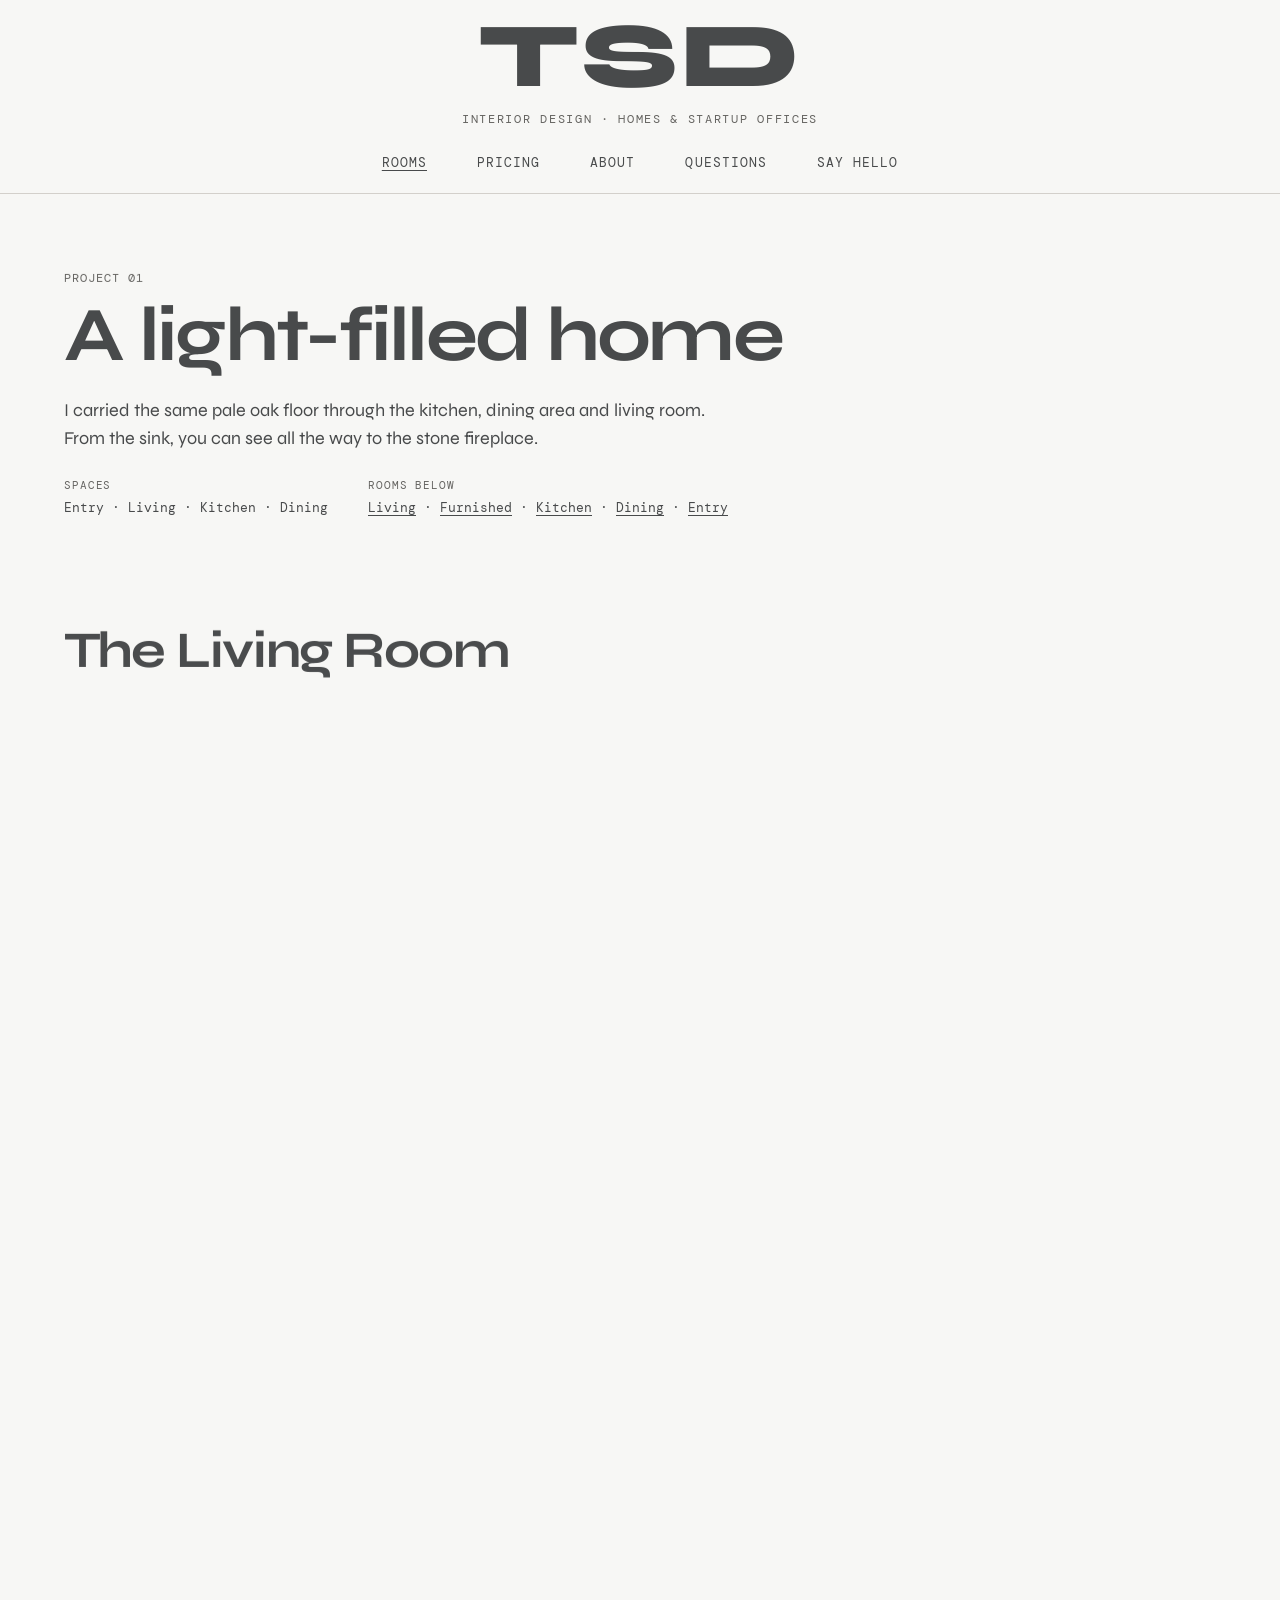
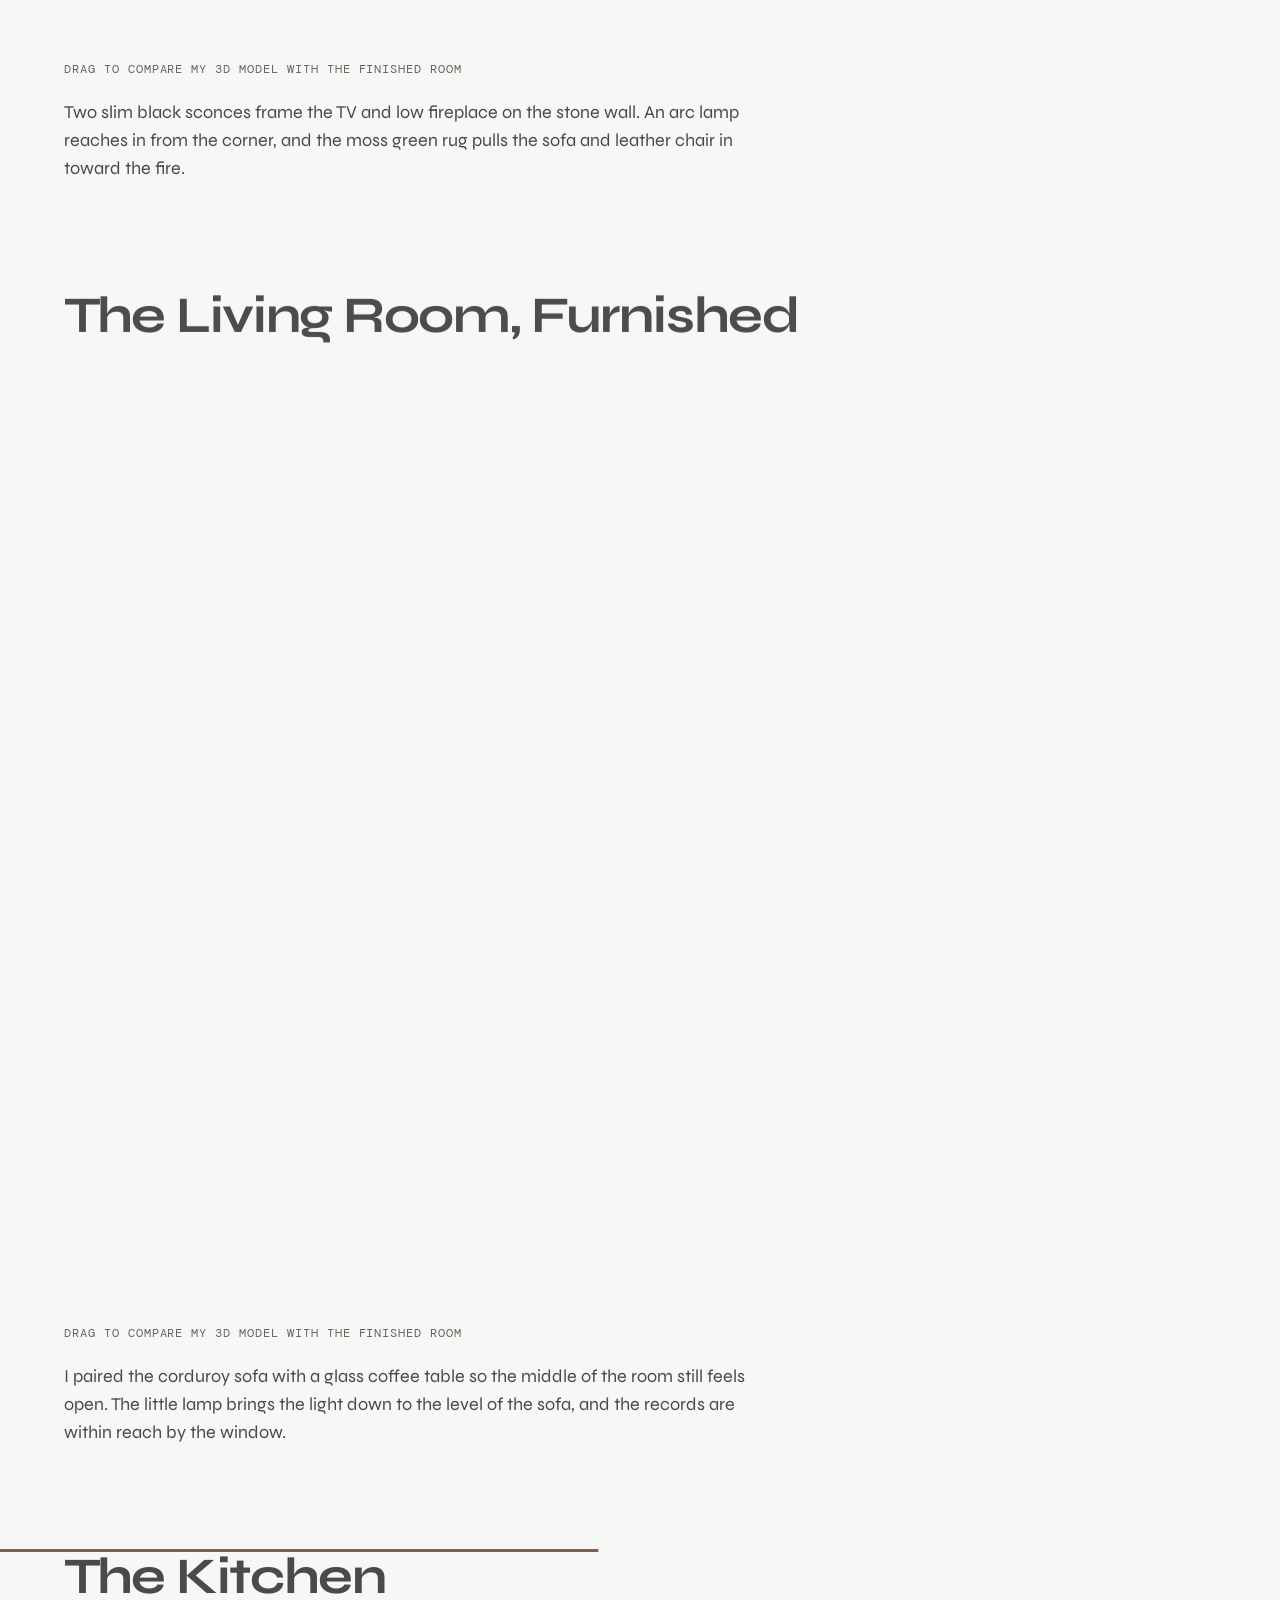
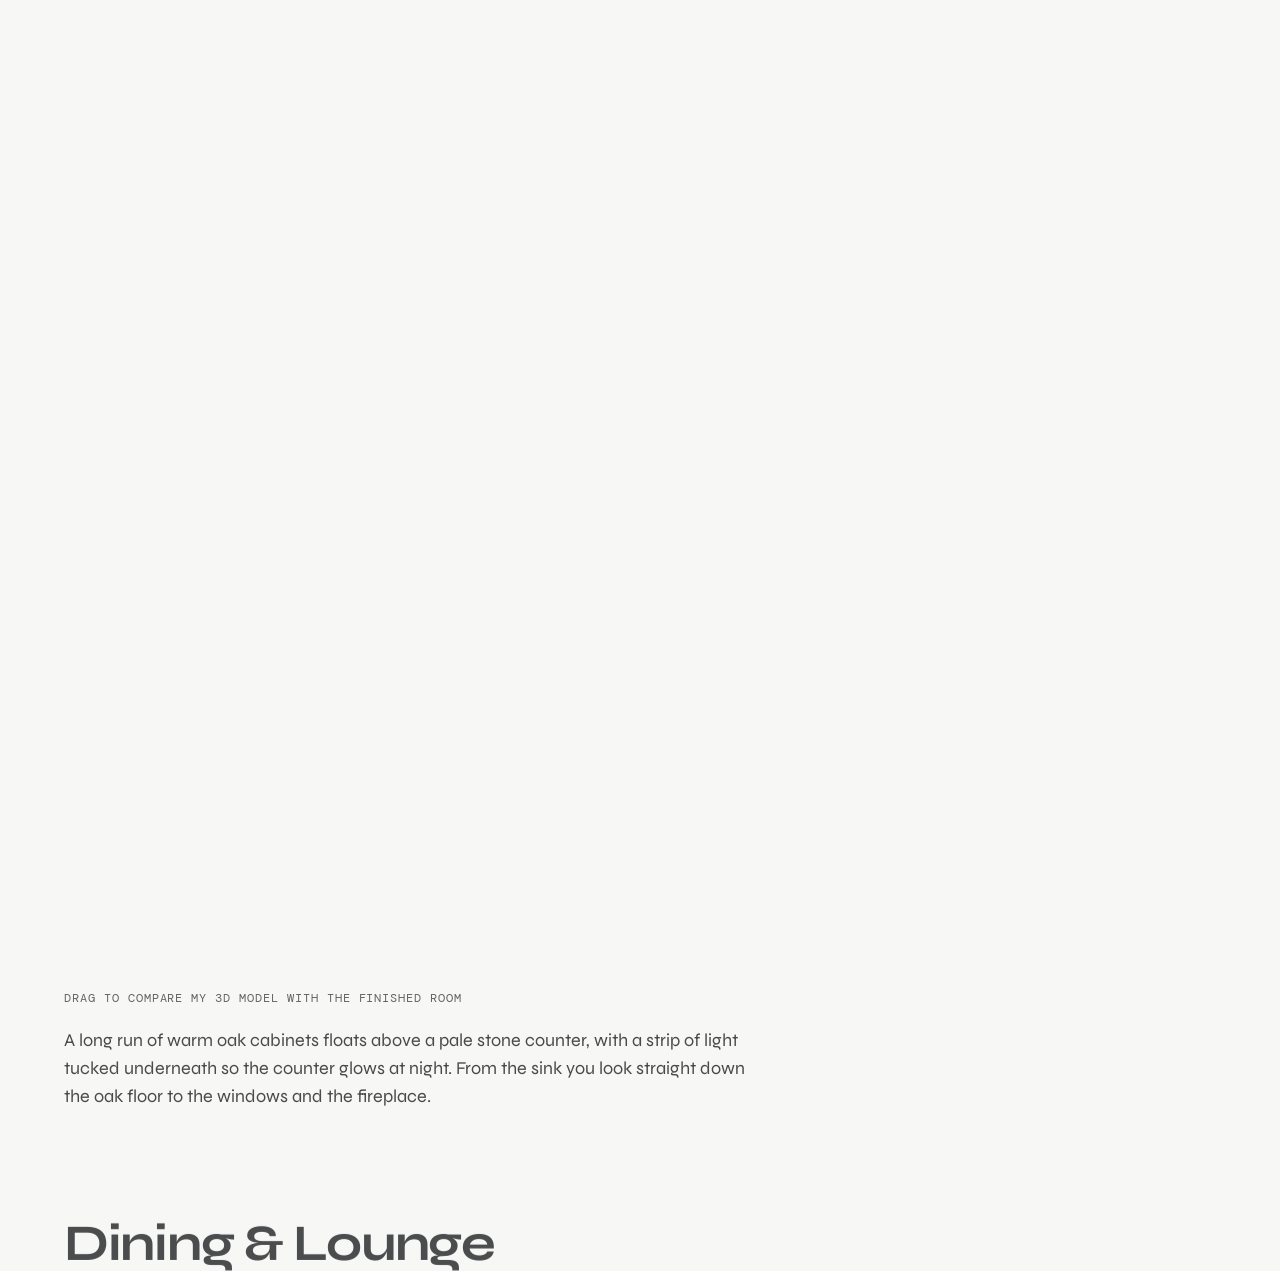
<file: kitchen-living/index.html>
<!doctype html><html lang="en"><head><meta charset="utf-8"><title>TSD</title><link rel="canonical" href="https://tsd.suntracey.workers.dev/home/"><meta http-equiv="refresh" content="0; url=../home/#kitchen"></head><body><a href="../home/#kitchen">Continue to the project</a></body></html>
</file>
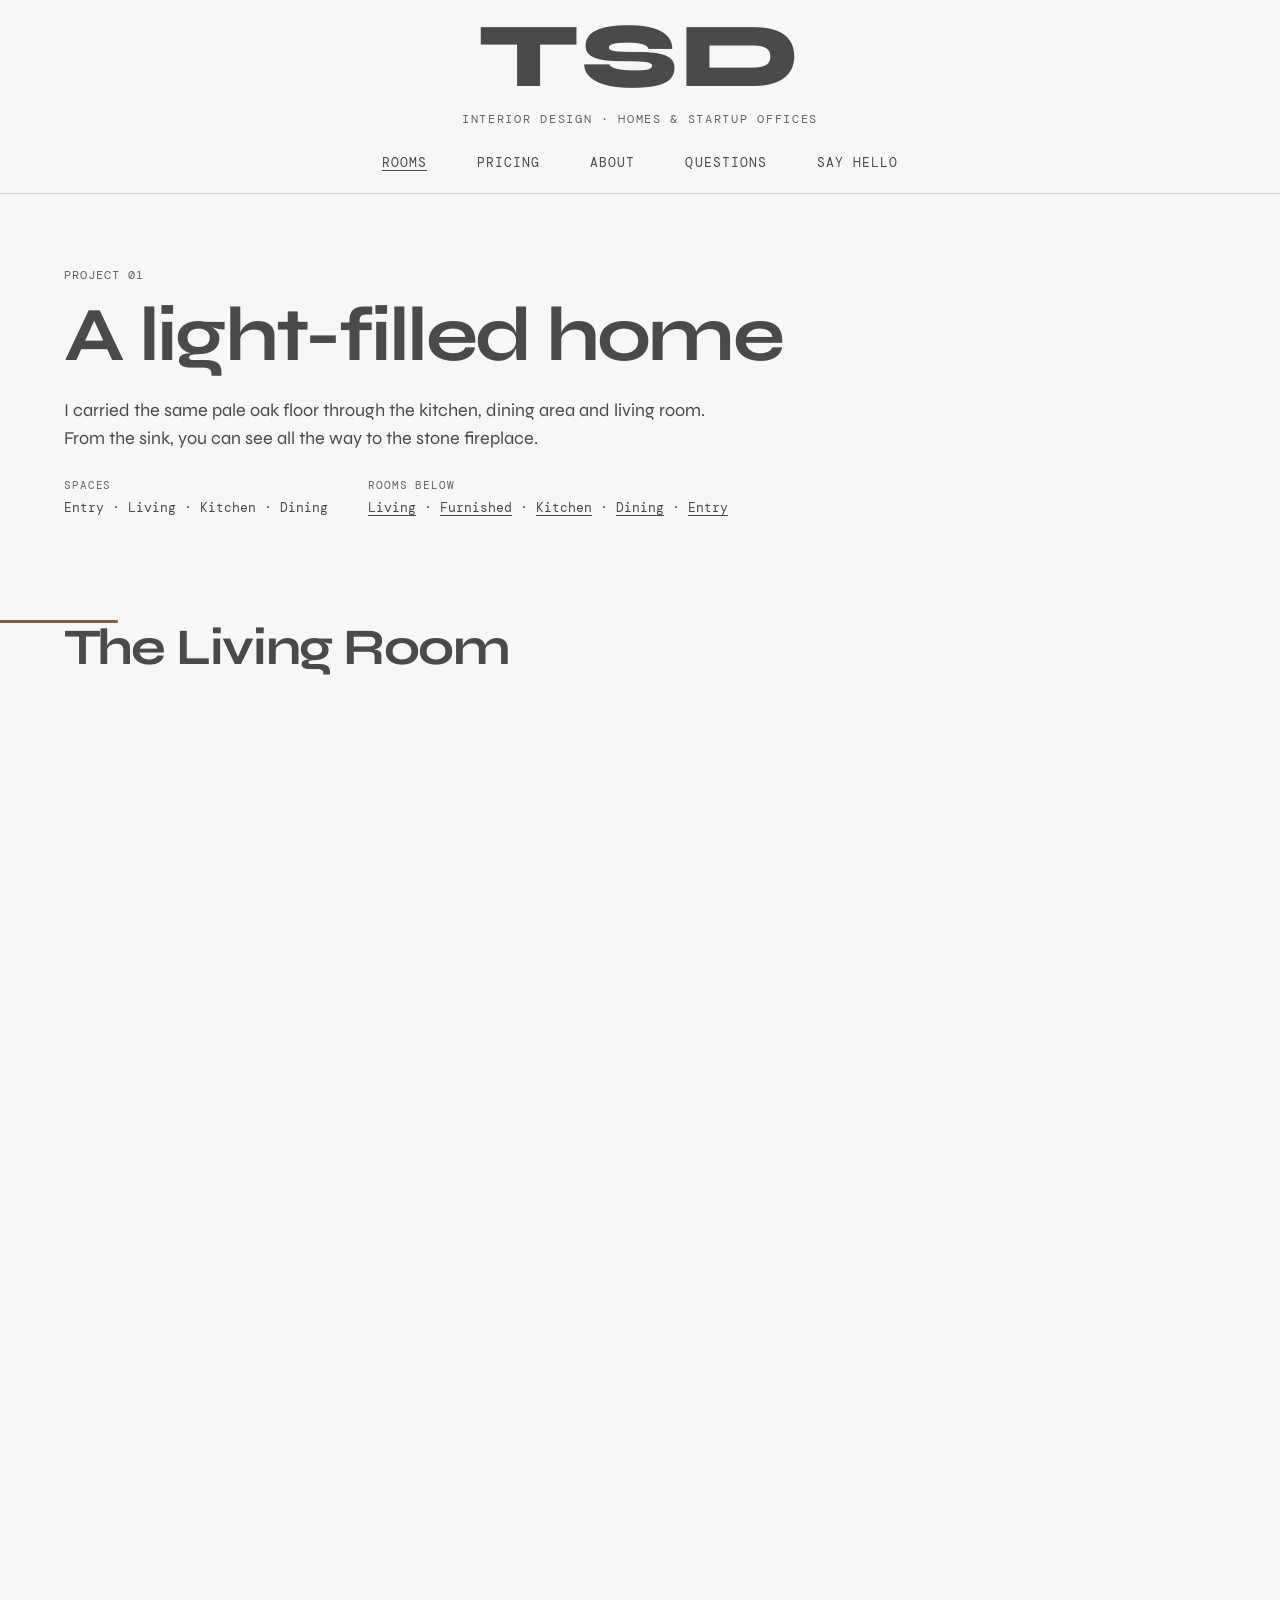
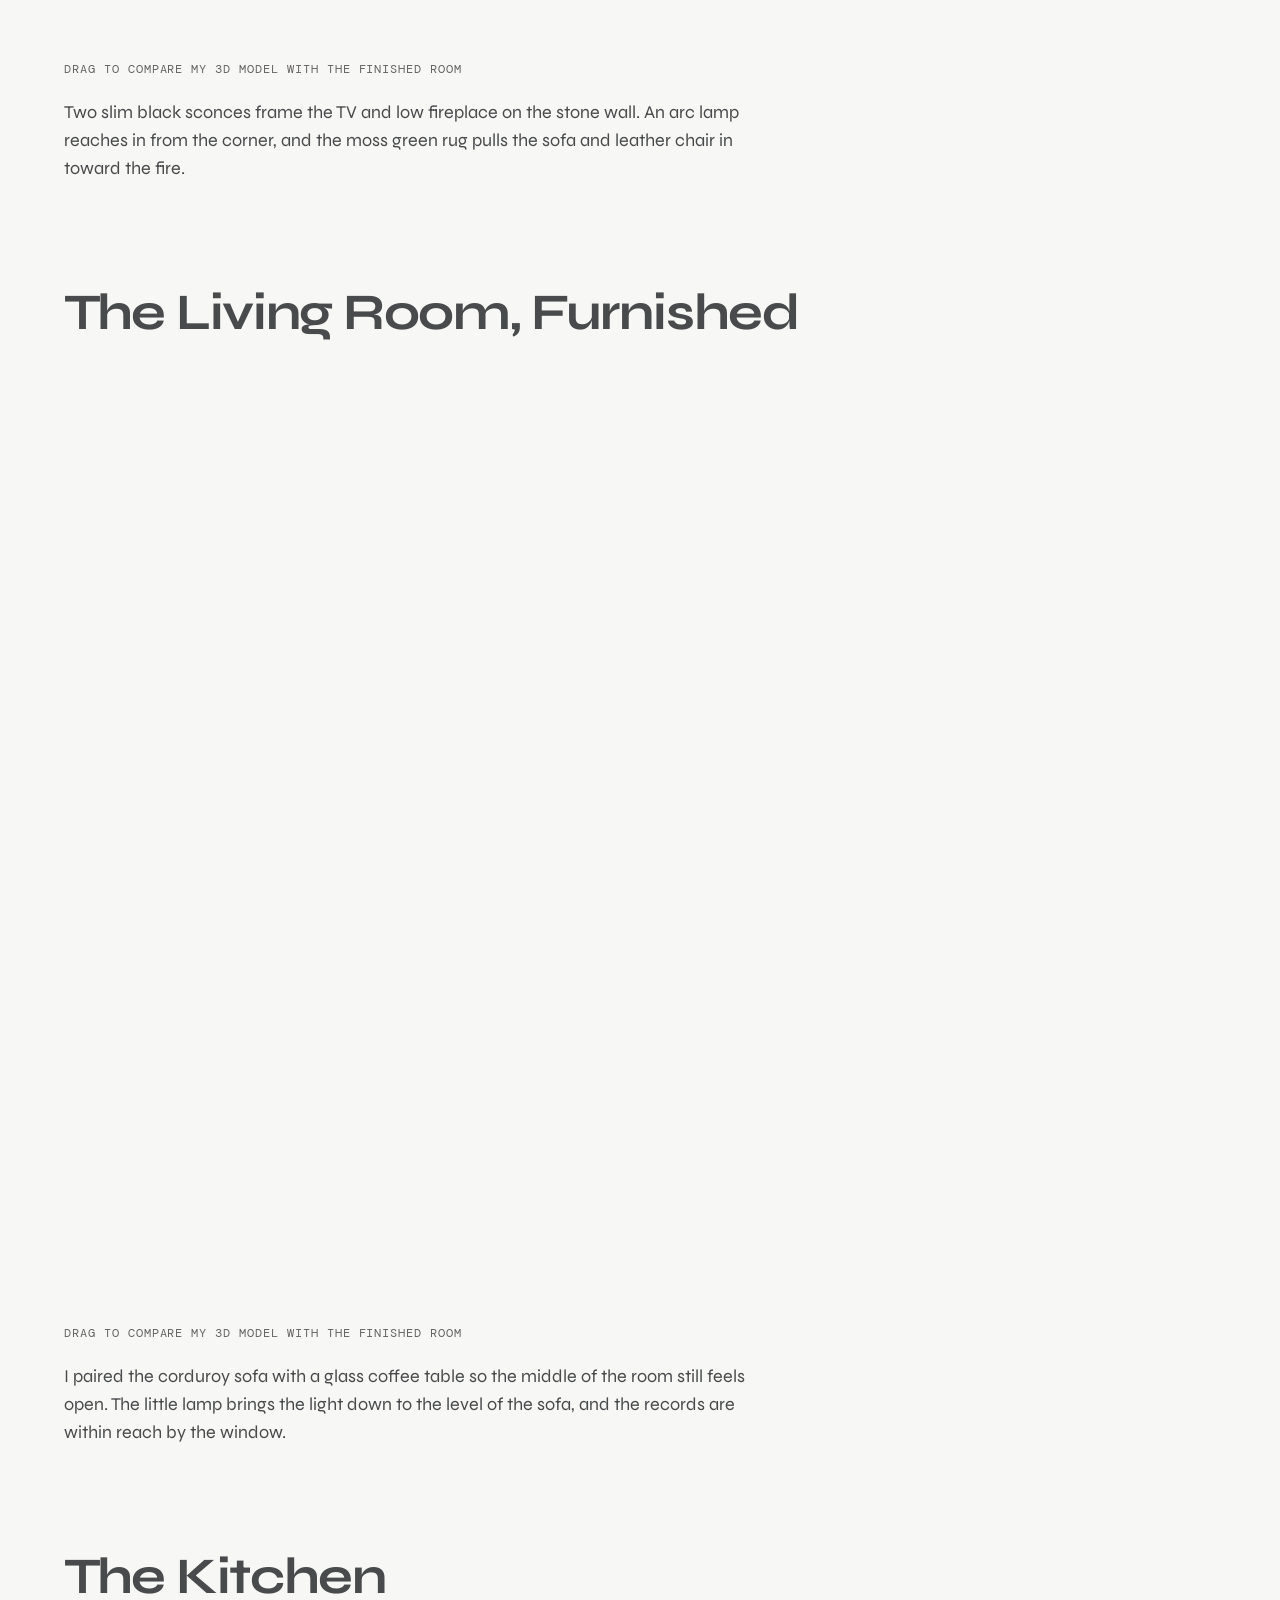
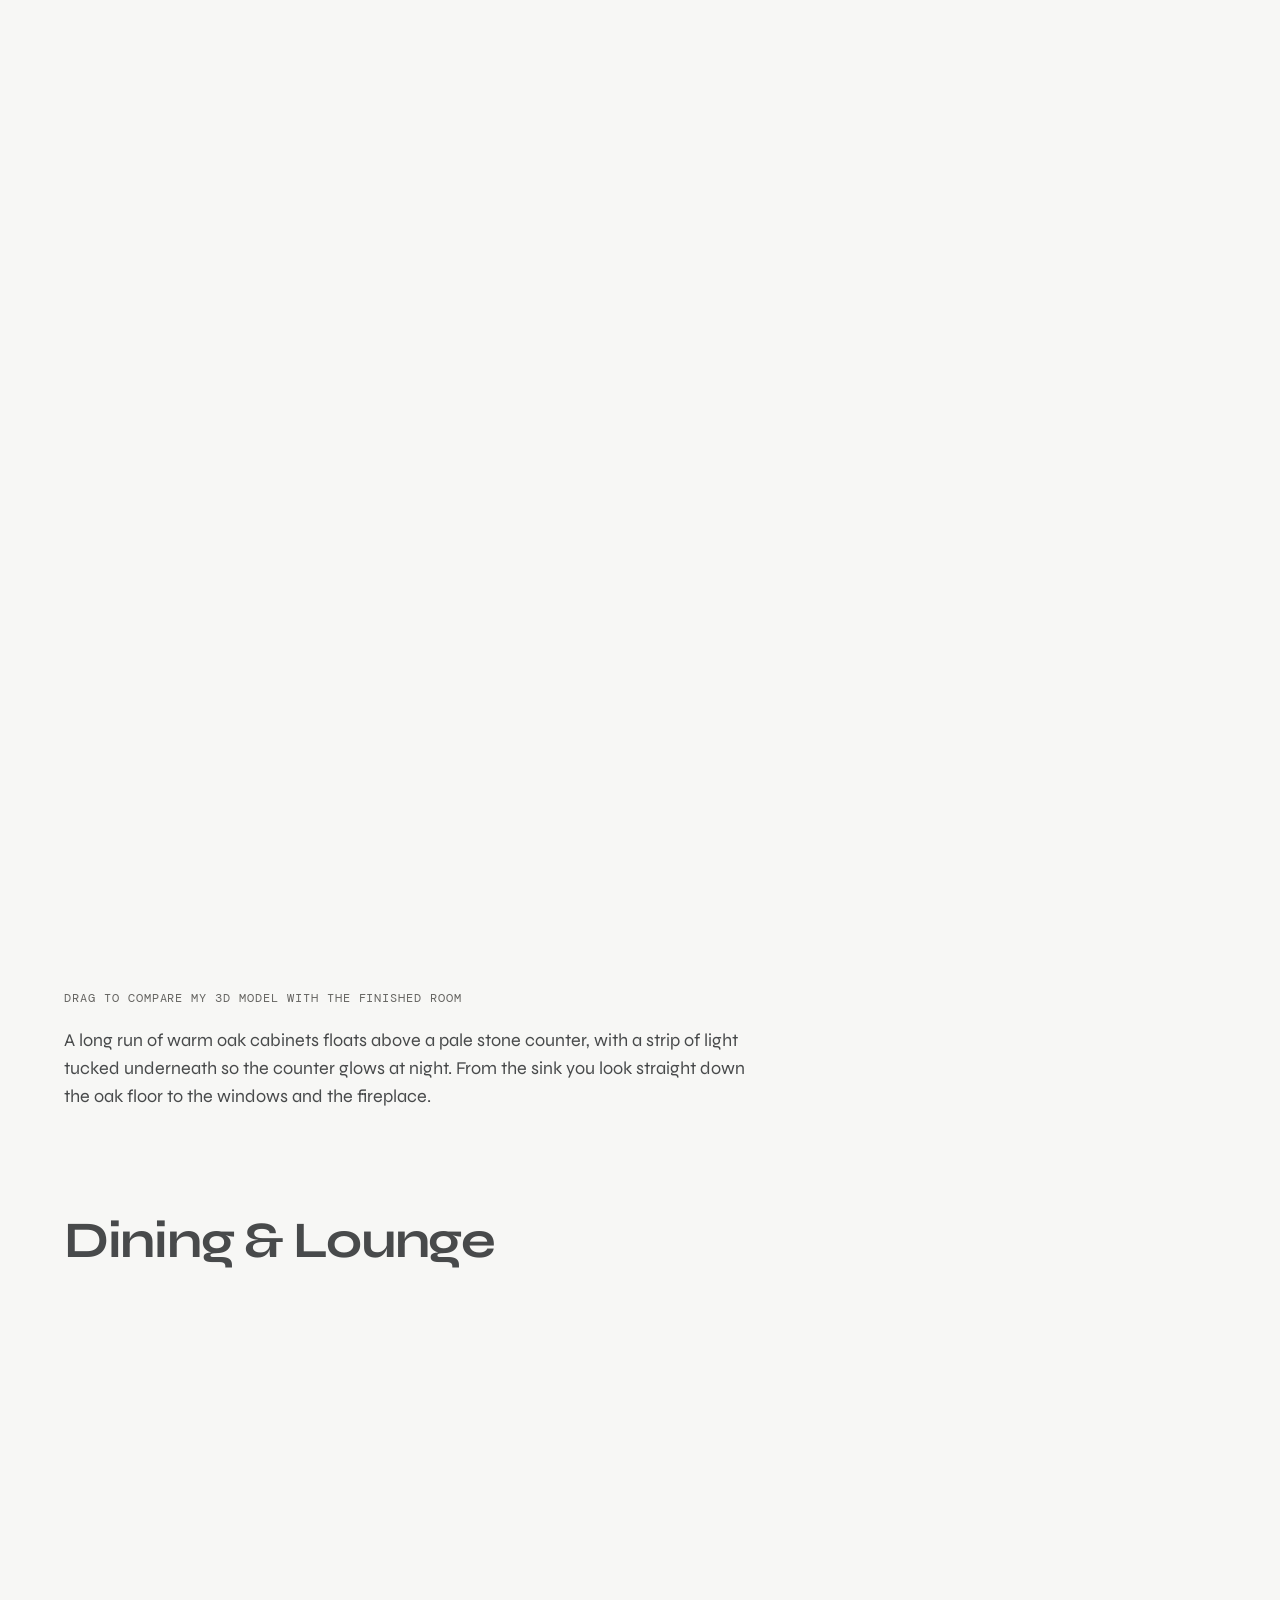
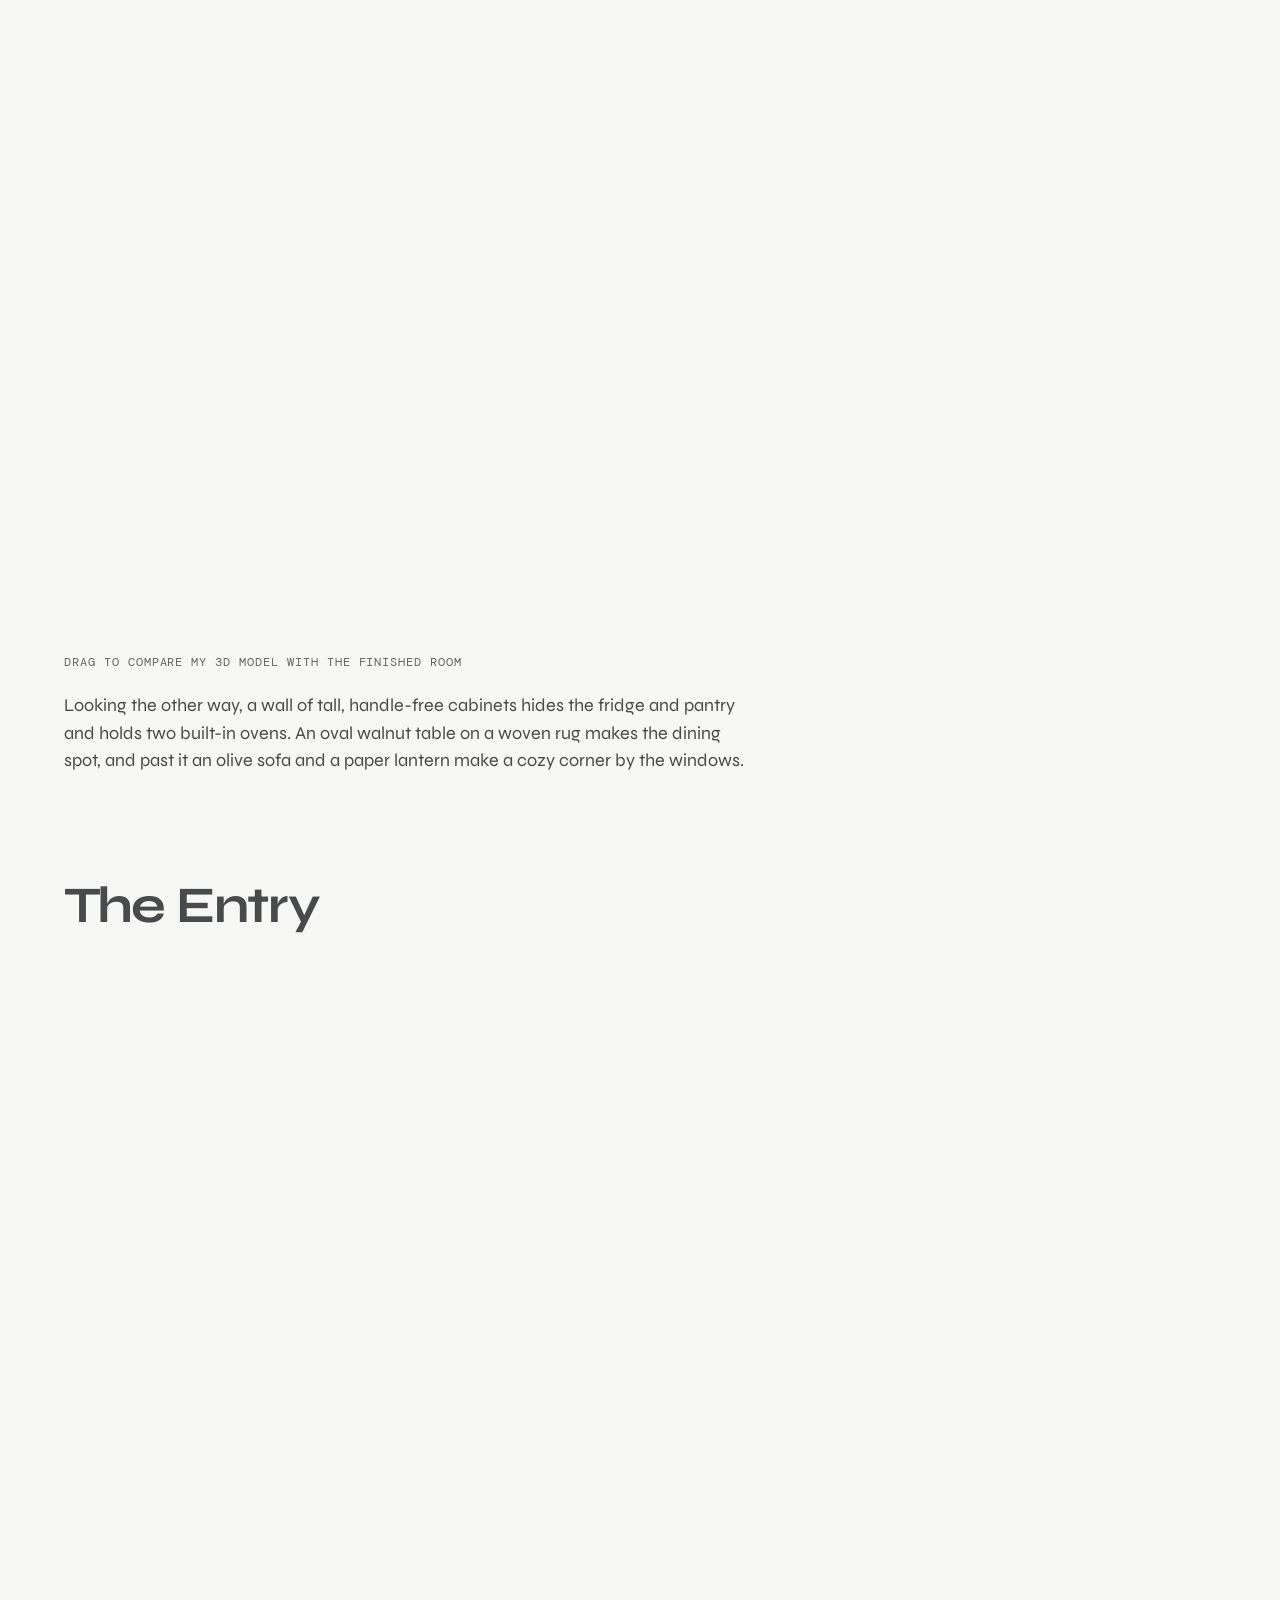
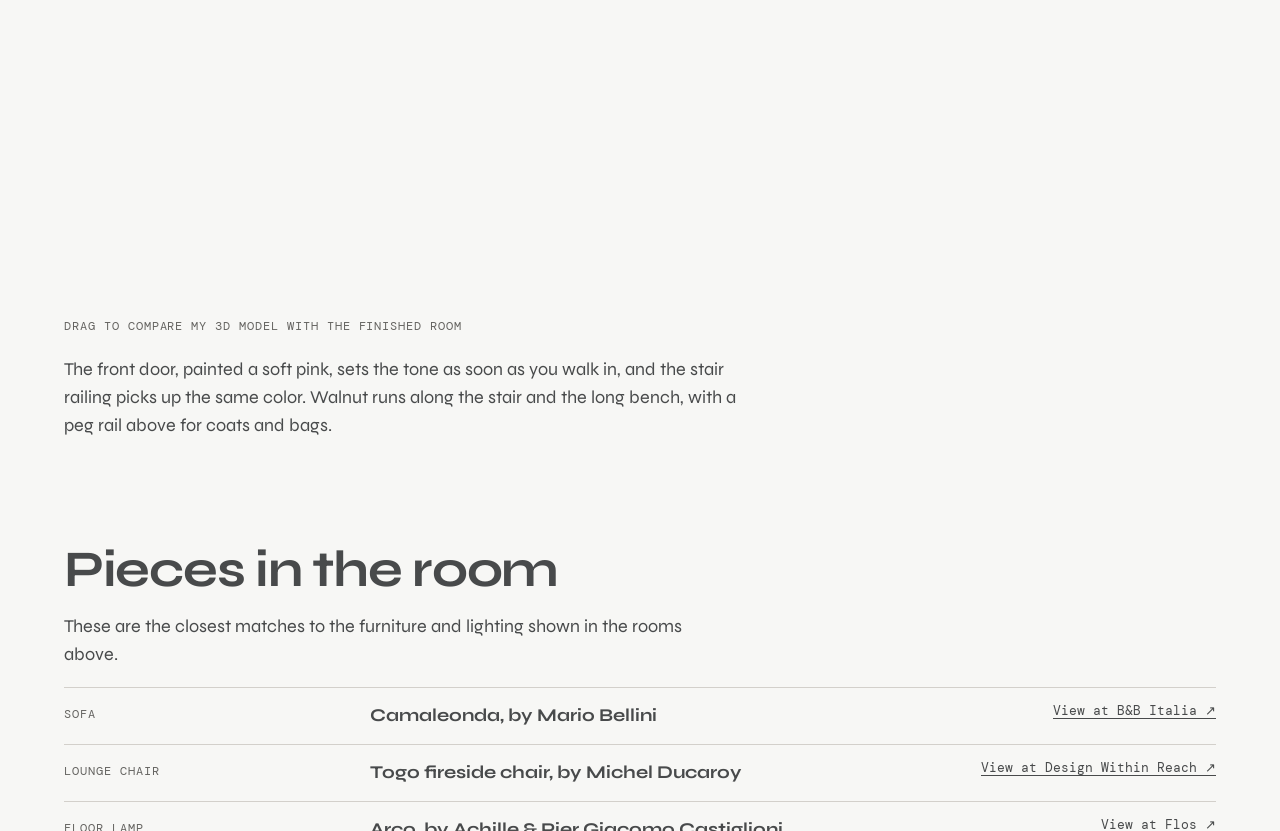
<file: living-room/index.html>
<!doctype html><html lang="en"><head><meta charset="utf-8"><title>TSD</title><link rel="canonical" href="https://tsd.suntracey.workers.dev/home/"><meta http-equiv="refresh" content="0; url=../home/#living"></head><body><a href="../home/#living">Continue to the project</a></body></html>
</file>
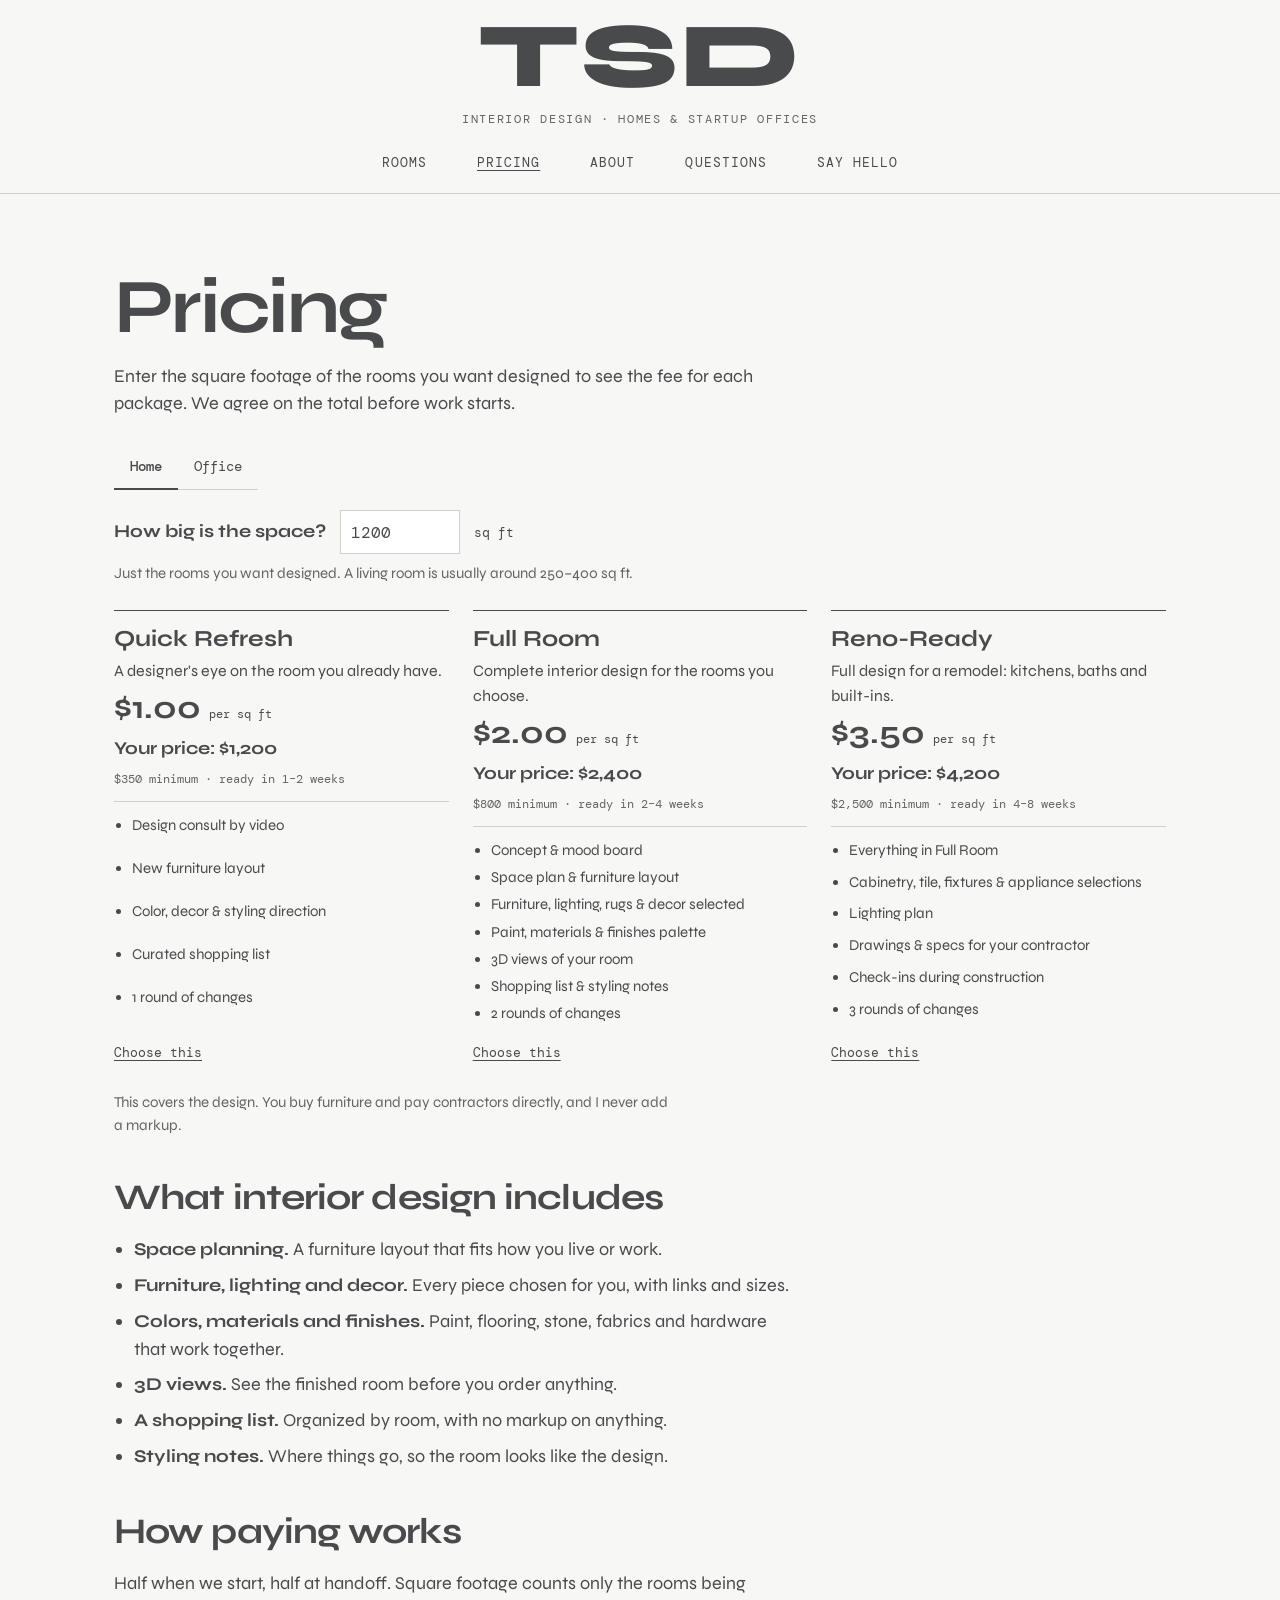
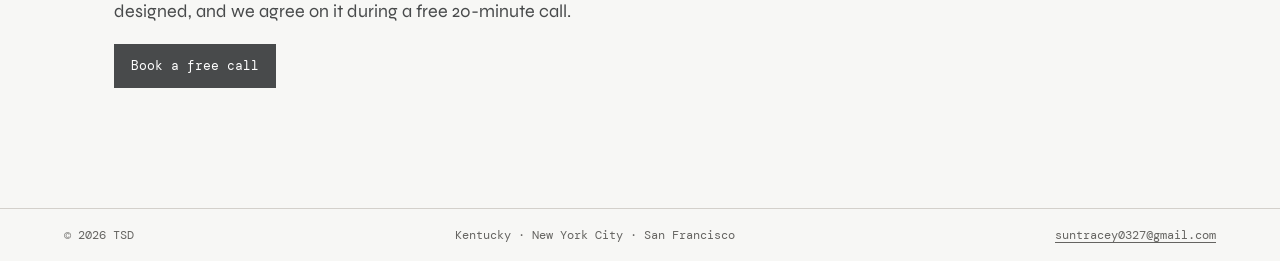
<file: pricing/index.html>
<!doctype html>
<html lang="en">
<head>
<meta charset="utf-8">
<meta name="viewport" content="width=device-width, initial-scale=1">
<title>Pricing · TSD Interior Design</title>
<meta name="description" content="TSD interior design pricing: one flat rate per square foot for homes and startup offices. Enter your size to see your price.">
<link rel="canonical" href="https://tsd.suntracey.workers.dev/pricing/">
<meta property="og:title" content="Pricing · TSD Interior Design">
<meta property="og:description" content="One flat rate per square foot for full interior design. Enter your size to see your price.">
<meta property="og:url" content="https://tsd.suntracey.workers.dev/pricing/">
<meta property="og:image" content="https://tsd.suntracey.workers.dev/assets/og.jpg">
<link rel="icon" href="../assets/favicon.svg" type="image/svg+xml">
<link rel="stylesheet" href="../style.css">
</head>
<body>
<a class="skip" href="#main">Skip to content</a>
<header class="top">
  <a class="top__title" href="../">TSD</a>
  <p class="top__sub">Interior design · homes &amp; startup offices</p>
  <nav class="top__nav" aria-label="Main">
    <a href="../rooms/">Rooms</a>
    <a href="../pricing/" aria-current="page">Pricing</a>
    <a href="../about/">About</a>
    <a href="../questions/">Questions</a>
    <a href="../contact/">Say hello</a>
  </nav>
</header>
<main id="main" class="pp">
  <h1>Pricing</h1>
  <p class="pp__lede">Enter the square footage of the rooms you want designed to see the fee for each package. We agree on the total before work starts.</p>

  <div role="group" aria-label="Choose space type" class="tabs">
    <button type="button" class="tab" data-aud="home" aria-pressed="true">Home</button>
    <button type="button" class="tab" data-aud="office" aria-pressed="false">Office</button>
  </div>
  <div class="calc">
    <label for="sqft" id="sqft-label">How big is the space?</label>
    <input id="sqft" type="number" inputmode="numeric" min="100" step="50" value="1200">
    <span>sq ft</span>
  </div>
  <p class="calc-hint" id="sqft-hint">Just the rooms you want designed. A living room is usually around 250–400 sq ft.</p>
  <div class="cards" id="cards" aria-live="polite"></div>
  <p class="footnote" id="footnote">This covers the design. You buy furniture and pay contractors directly, and I never add a markup.</p>

  <h2>What interior design includes</h2>
  <ul class="pp__list">
    <li><strong>Space planning.</strong> A furniture layout that fits how you live or work.</li>
    <li><strong>Furniture, lighting and decor.</strong> Every piece chosen for you, with links and sizes.</li>
    <li><strong>Colors, materials and finishes.</strong> Paint, flooring, stone, fabrics and hardware that work together.</li>
    <li><strong>3D views.</strong> See the finished room before you order anything.</li>
    <li><strong>A shopping list.</strong> Organized by room, with no markup on anything.</li>
    <li><strong>Styling notes.</strong> Where things go, so the room looks like the design.</li>
  </ul>

  <h2>How paying works</h2>
  <p>Half when we start, half at handoff. Square footage counts only the rooms being designed, and we agree on it during a free 20-minute call.</p>
  <p><a class="btn" href="../contact/">Book a free call</a></p>
</main>
<footer class="foot">
  <div class="foot__row"><span>© 2026 TSD</span><span>Kentucky · New York City · San Francisco</span><a href="mailto:suntracey0327@gmail.com">suntracey0327@gmail.com</a></div>
</footer>
<script src="../app.js"></script>
<script src="../motion.js"></script>
</body>
</html>
</file>
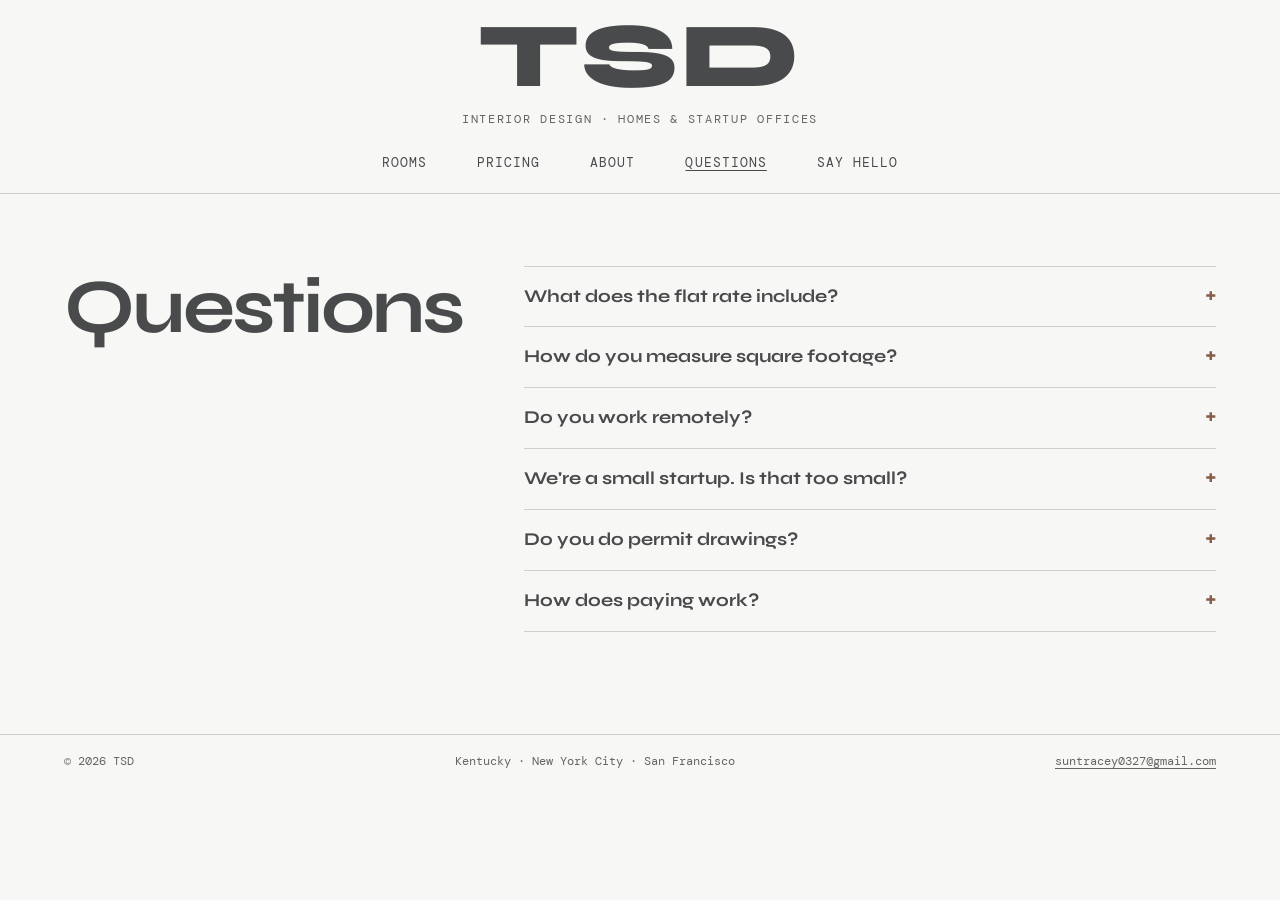
<file: questions/index.html>
<!doctype html>
<html lang="en">
<head>
<meta charset="utf-8">
<meta name="viewport" content="width=device-width, initial-scale=1">
<title>Questions · TSD Interior Design</title>
<meta name="description" content="Answers to common questions about TSD interior design, pricing, and remote projects.">
<link rel="canonical" href="https://tsd.suntracey.workers.dev/questions/">
<link rel="icon" href="../assets/favicon.svg" type="image/svg+xml">
<link rel="stylesheet" href="../style.css">
</head>
<body>
<a class="skip" href="#main">Skip to content</a>
<header class="top">
  <a class="top__title" href="../">TSD</a>
  <p class="top__sub">Interior design · homes &amp; startup offices</p>
  <nav class="top__nav" aria-label="Main">
    <a href="../rooms/">Rooms</a>
    <a href="../pricing/">Pricing</a>
    <a href="../about/">About</a>
    <a href="../questions/" aria-current="page">Questions</a>
    <a href="../contact/">Say hello</a>
  </nav>
</header>

<main id="main" class="page wrap">
  <section class="faq-sec">
    <h1>Questions</h1>
    <div class="faq">
      <details><summary>What does the flat rate include?</summary><p>The full interior design for your space: layout, furniture, lighting, colors, materials and styling, with 3D views, a shopping list and rounds of changes. Furniture, materials and construction are paid separately, straight to the stores and contractors, with no markup from me.</p></details>
      <details><summary>How do you measure square footage?</summary><p>Only the rooms we're designing. We agree on the number during our first call, and your price is locked in after that.</p></details>
      <details><summary>Do you work remotely?</summary><p>Yes, anywhere in the US. Recent projects are in Kentucky, New York City and San Francisco. In-person visits can be added (travel at cost).</p></details>
      <details><summary>We're a small startup. Is that too small?</summary><p>Not at all. I plan office layouts around your next round of hiring, so the space grows with you.</p></details>
      <details><summary>Do you do permit drawings?</summary><p>Packages cover interior design. If your project needs permits or engineering, I'll work alongside your architect, engineer or contractor; those are quoted separately.</p></details>
      <details><summary>How does paying work?</summary><p>Half when we start, half at handoff. You always see the full price first.</p></details>
    </div>
  </section>
</main>

<footer class="foot">
  <div class="foot__row"><span>© 2026 TSD</span><span>Kentucky · New York City · San Francisco</span><a href="mailto:suntracey0327@gmail.com">suntracey0327@gmail.com</a></div>
</footer>
<script src="../motion.js"></script>
</body>
</html>
</file>
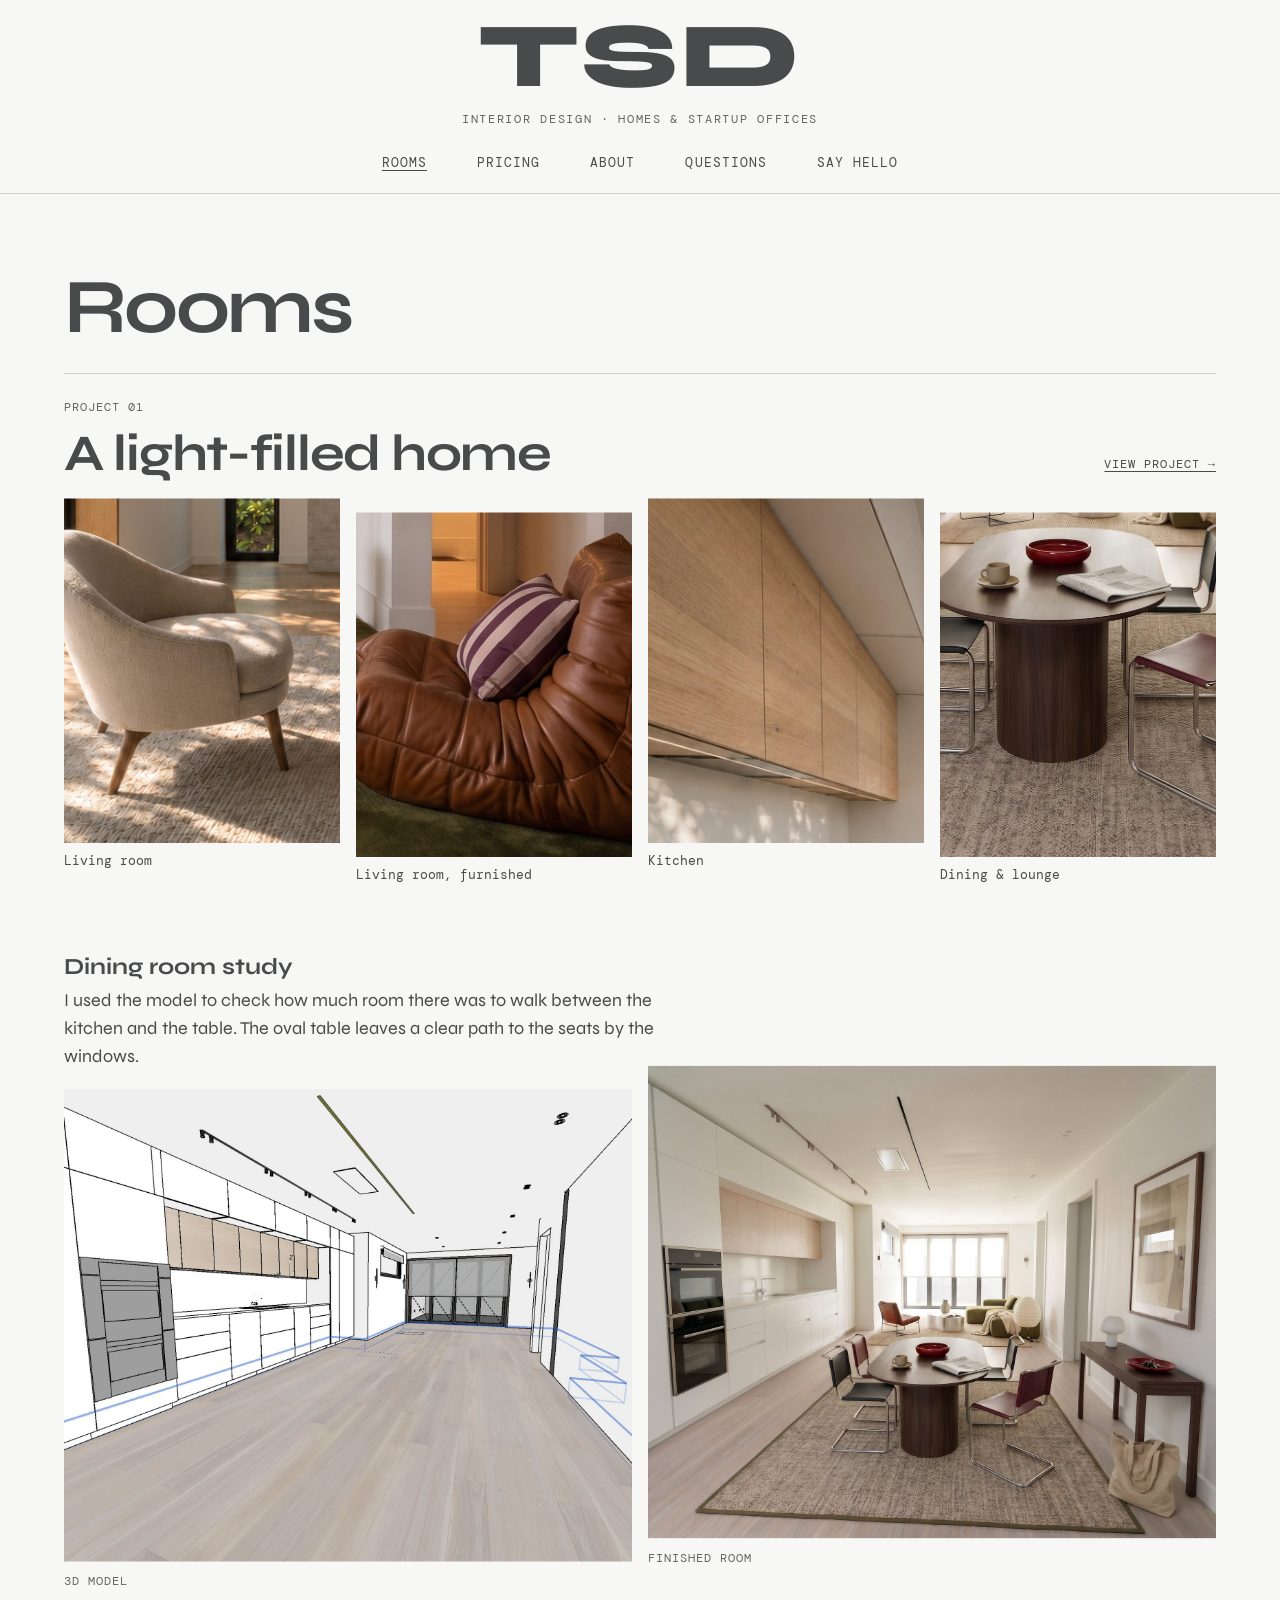
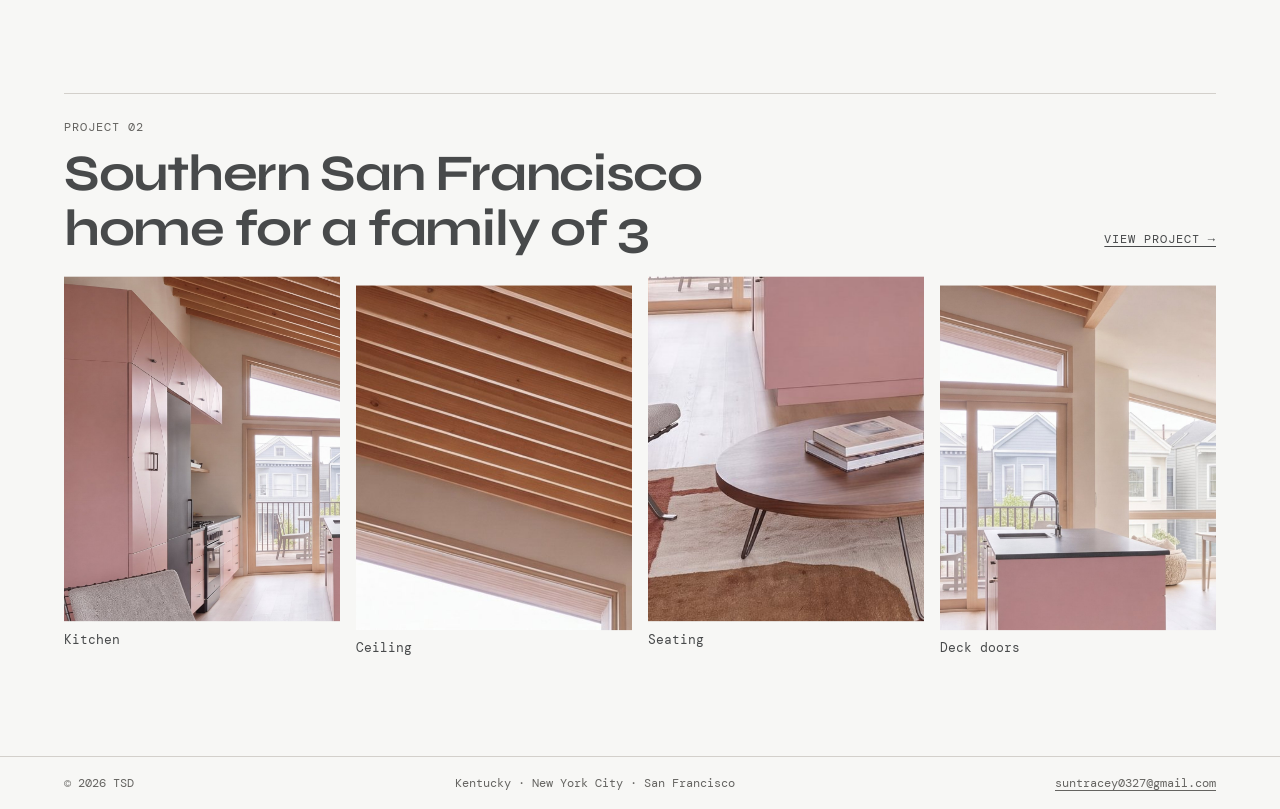
<file: rooms/index.html>
<!doctype html>
<html lang="en">
<head>
<meta charset="utf-8">
<meta name="viewport" content="width=device-width, initial-scale=1">
<title>Rooms · TSD Interior Design</title>
<meta name="description" content="Explore the living rooms, kitchen and dining area in A Light-Filled Home, an interior design project by TSD.">
<link rel="canonical" href="https://tsd.suntracey.workers.dev/rooms/">
<link rel="icon" href="../assets/favicon.svg" type="image/svg+xml">
<link rel="stylesheet" href="../style.css">
</head>
<body>
<a class="skip" href="#main">Skip to content</a>
<header class="top">
  <a class="top__title" href="../">TSD</a>
  <p class="top__sub">Interior design · homes &amp; startup offices</p>
  <nav class="top__nav" aria-label="Main">
    <a href="../rooms/" aria-current="page">Rooms</a>
    <a href="../pricing/">Pricing</a>
    <a href="../about/">About</a>
    <a href="../questions/">Questions</a>
    <a href="../contact/">Say hello</a>
  </nav>
</header>

<main id="main" class="page wrap">
  <h1 class="page__title">Rooms</h1>
  <section class="rooms">
    <div class="rooms__head">
      <div>
        <p class="label">Project 01</p>
        <h2>A light-filled home</h2>
      </div>
      <a class="text-link" href="../home/">View project →</a>
    </div>
    <div class="room-grid">
      <a href="../home/#living"><img src="../assets/detail-chair.jpg" alt="Cream lounge chair in afternoon light" loading="lazy"><span>Living room</span></a>
      <a href="../home/#den"><img src="../assets/detail-den-chair.jpg" alt="Cognac leather lounge chair on a green rug" loading="lazy"><span>Living room, furnished</span></a>
      <a href="../home/#kitchen"><img src="../assets/detail-cabinets.jpg" alt="Oak kitchen cabinets with under-cabinet light" loading="lazy"><span>Kitchen</span></a>
      <a href="../home/#dining"><img src="../assets/detail-dining.jpg" alt="Walnut dining table with leather cantilever chairs" loading="lazy"><span>Dining &amp; lounge</span></a>
    </div>
    <div class="study">
      <h3>Dining room study</h3>
      <p class="study__note">I used the model to check how much room there was to walk between the kitchen and the table. The oval table leaves a clear path to the seats by the windows.</p>
      <div class="study__images">
        <figure>
          <img src="../assets/dining-model.jpg" alt="3D model showing the dining table and lounge next to the kitchen" loading="lazy">
          <figcaption class="cap">3D model</figcaption>
        </figure>
        <figure>
          <img src="../assets/dining-photo.jpg" alt="The dining room with a walnut table, leather chairs and a lounge corner by tall windows" loading="lazy">
          <figcaption class="cap">Finished room</figcaption>
        </figure>
      </div>
    </div>
  </section>
  <section class="rooms rooms--next">
    <div class="rooms__head">
      <div>
        <p class="label">Project 02</p>
        <h2>Southern San Francisco home for a family of 3</h2>
      </div>
      <a class="text-link" href="../south-sf/">View project →</a>
    </div>
    <div class="room-grid">
      <a href="../south-sf/"><img src="../assets/ssf-kitchen.jpg" alt="Pink kitchen cabinets and island under a sloped ceiling" loading="lazy"><span>Kitchen</span></a>
      <a href="../south-sf/"><img src="../assets/ssf-beams.jpg" alt="Exposed fir joists on the sloped ceiling" loading="lazy"><span>Ceiling</span></a>
      <a href="../south-sf/"><img src="../assets/ssf-seating.jpg" alt="Two lounge chairs around a round walnut coffee table" loading="lazy"><span>Seating</span></a>
      <a href="../south-sf/"><img src="../assets/ssf-window.jpg" alt="Wood-framed doors looking out to the street" loading="lazy"><span>Deck doors</span></a>
    </div>
  </section>
</main>

<footer class="foot">
  <div class="foot__row"><span>© 2026 TSD</span><span>Kentucky · New York City · San Francisco</span><a href="mailto:suntracey0327@gmail.com">suntracey0327@gmail.com</a></div>
</footer>
<script src="../motion.js"></script>
</body>
</html>
</file>
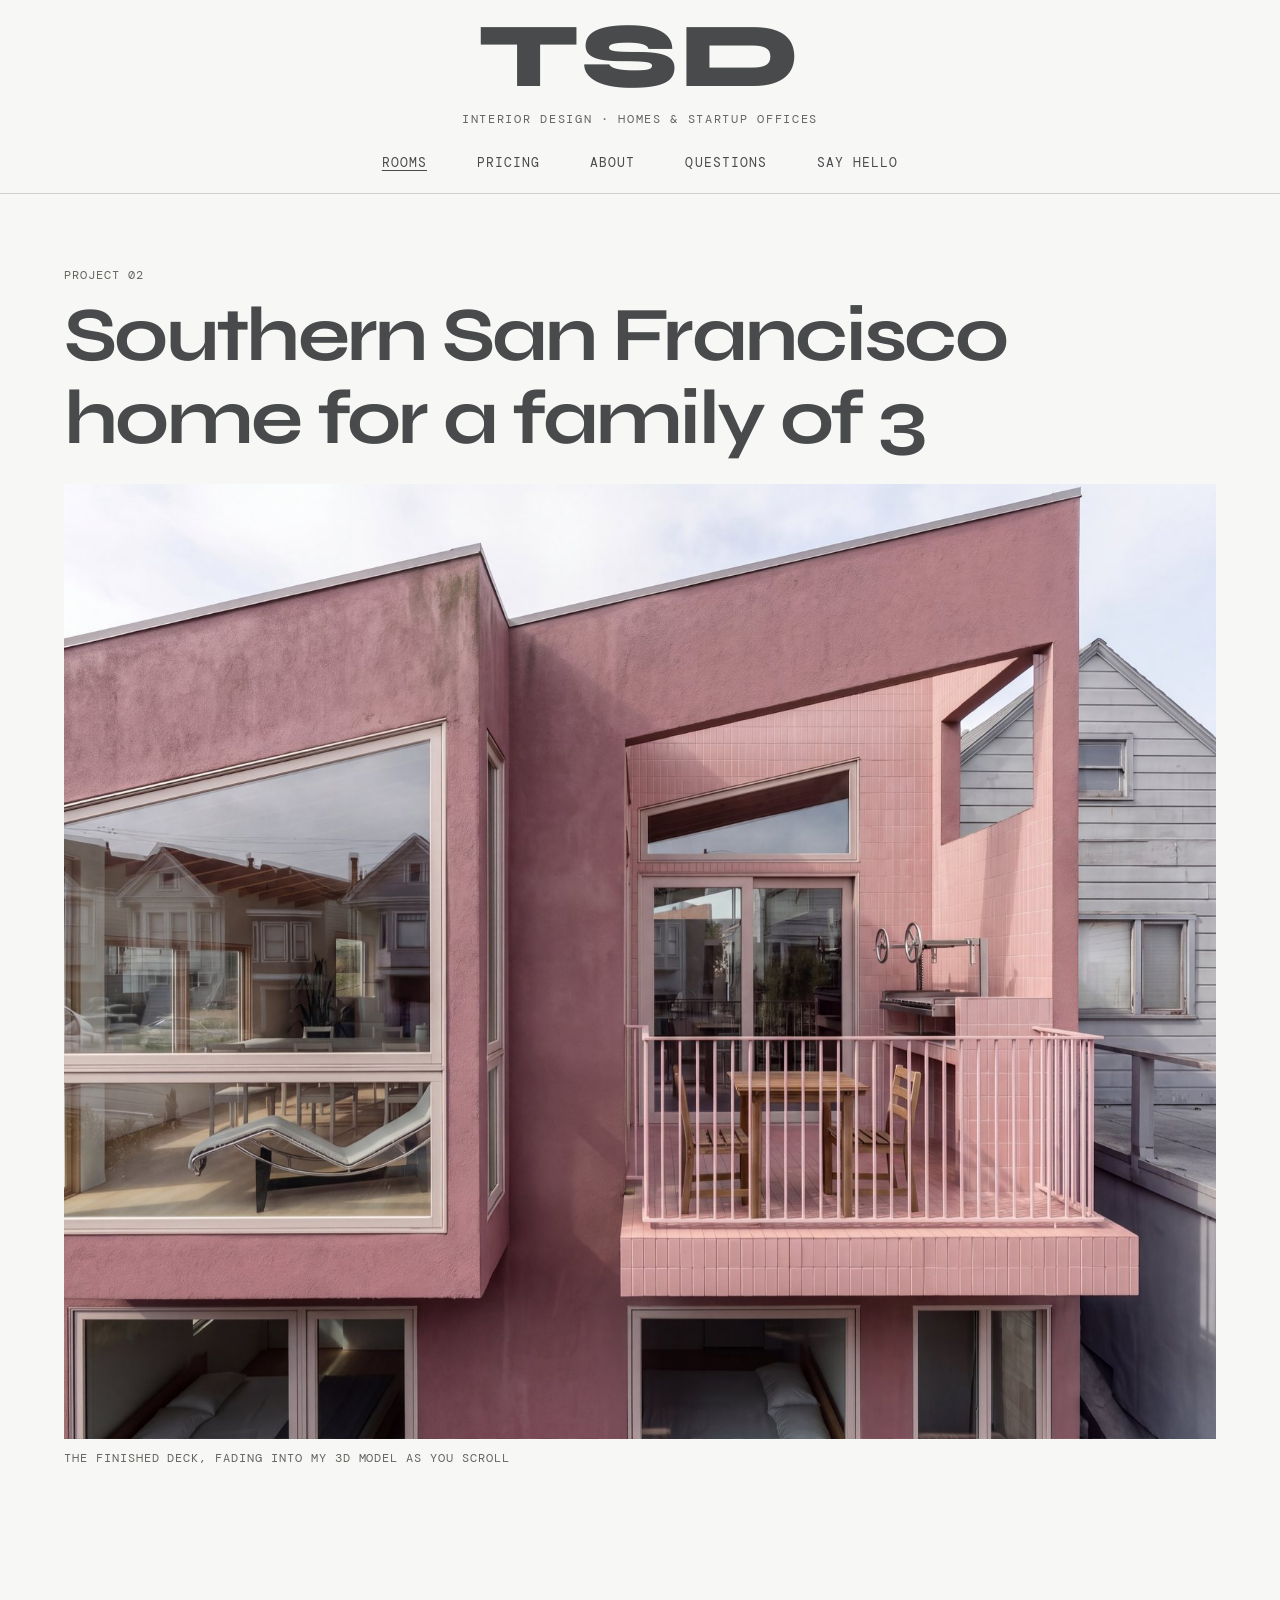
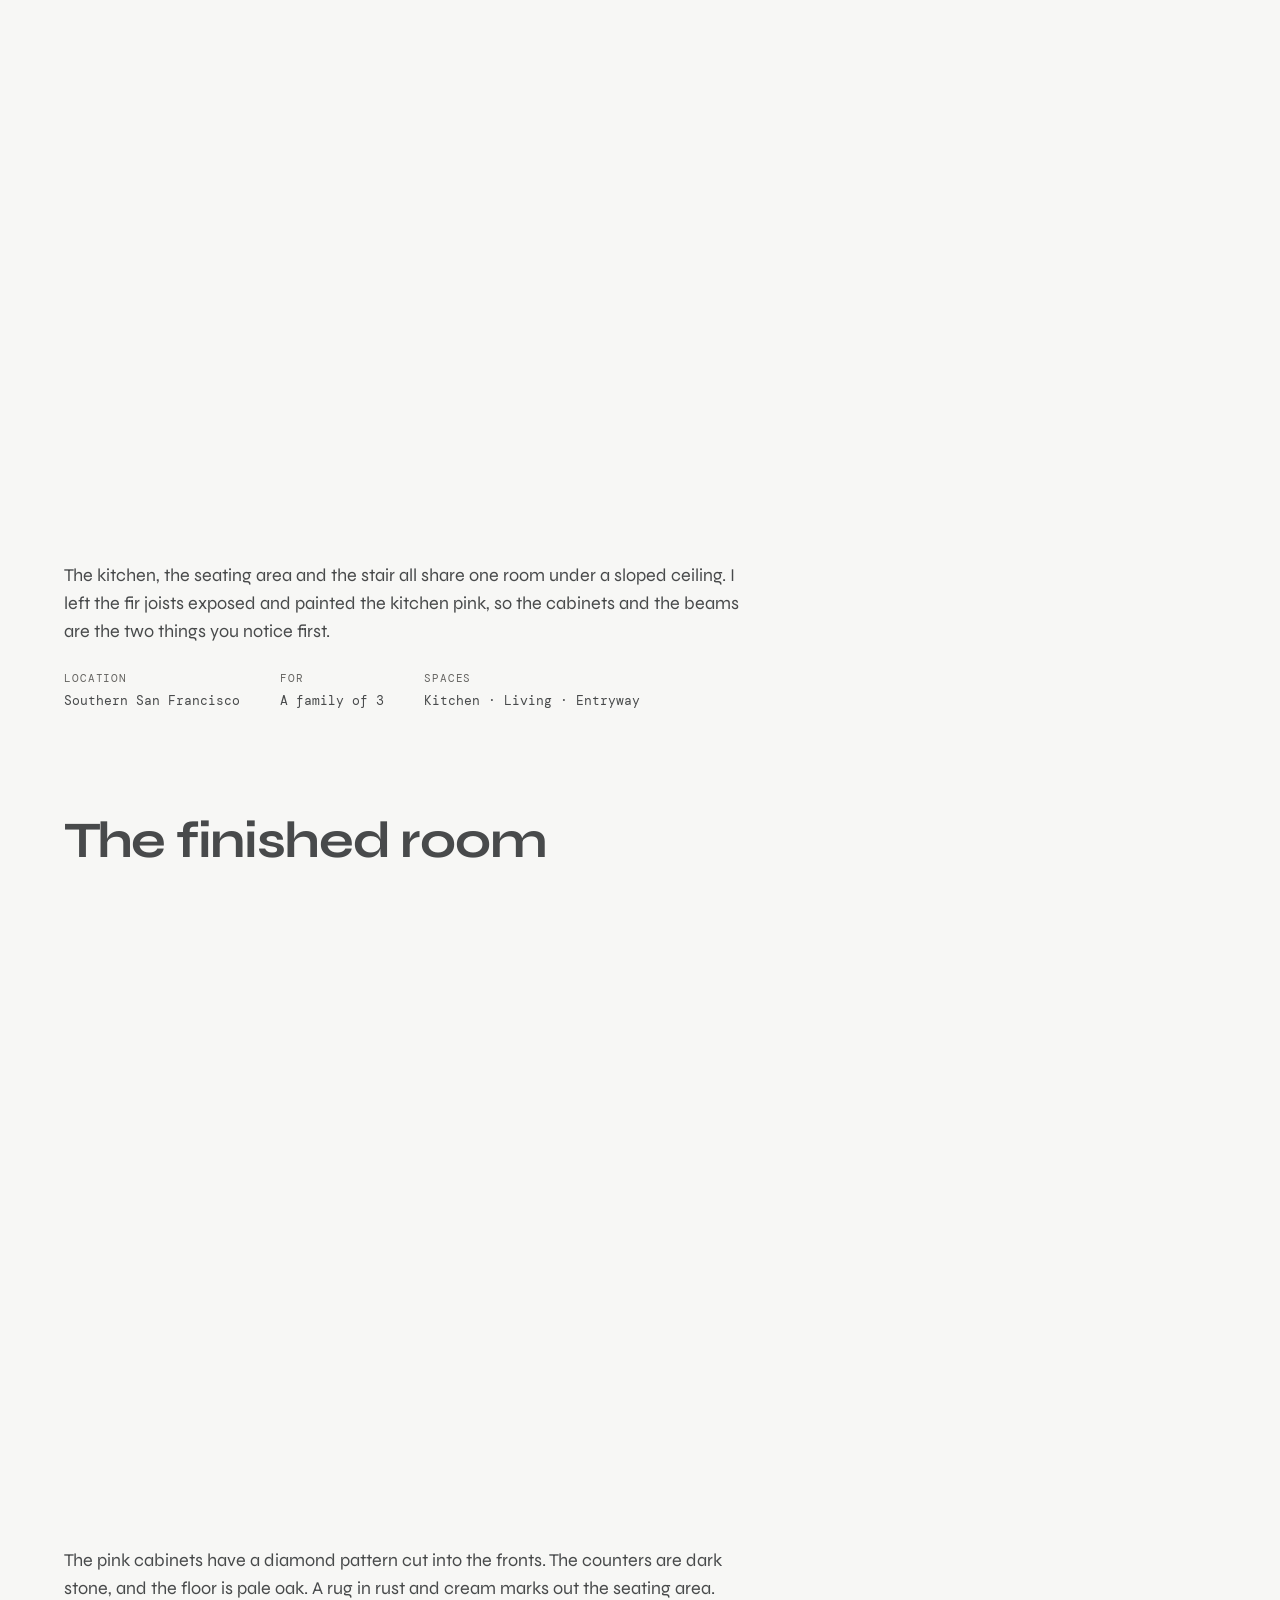
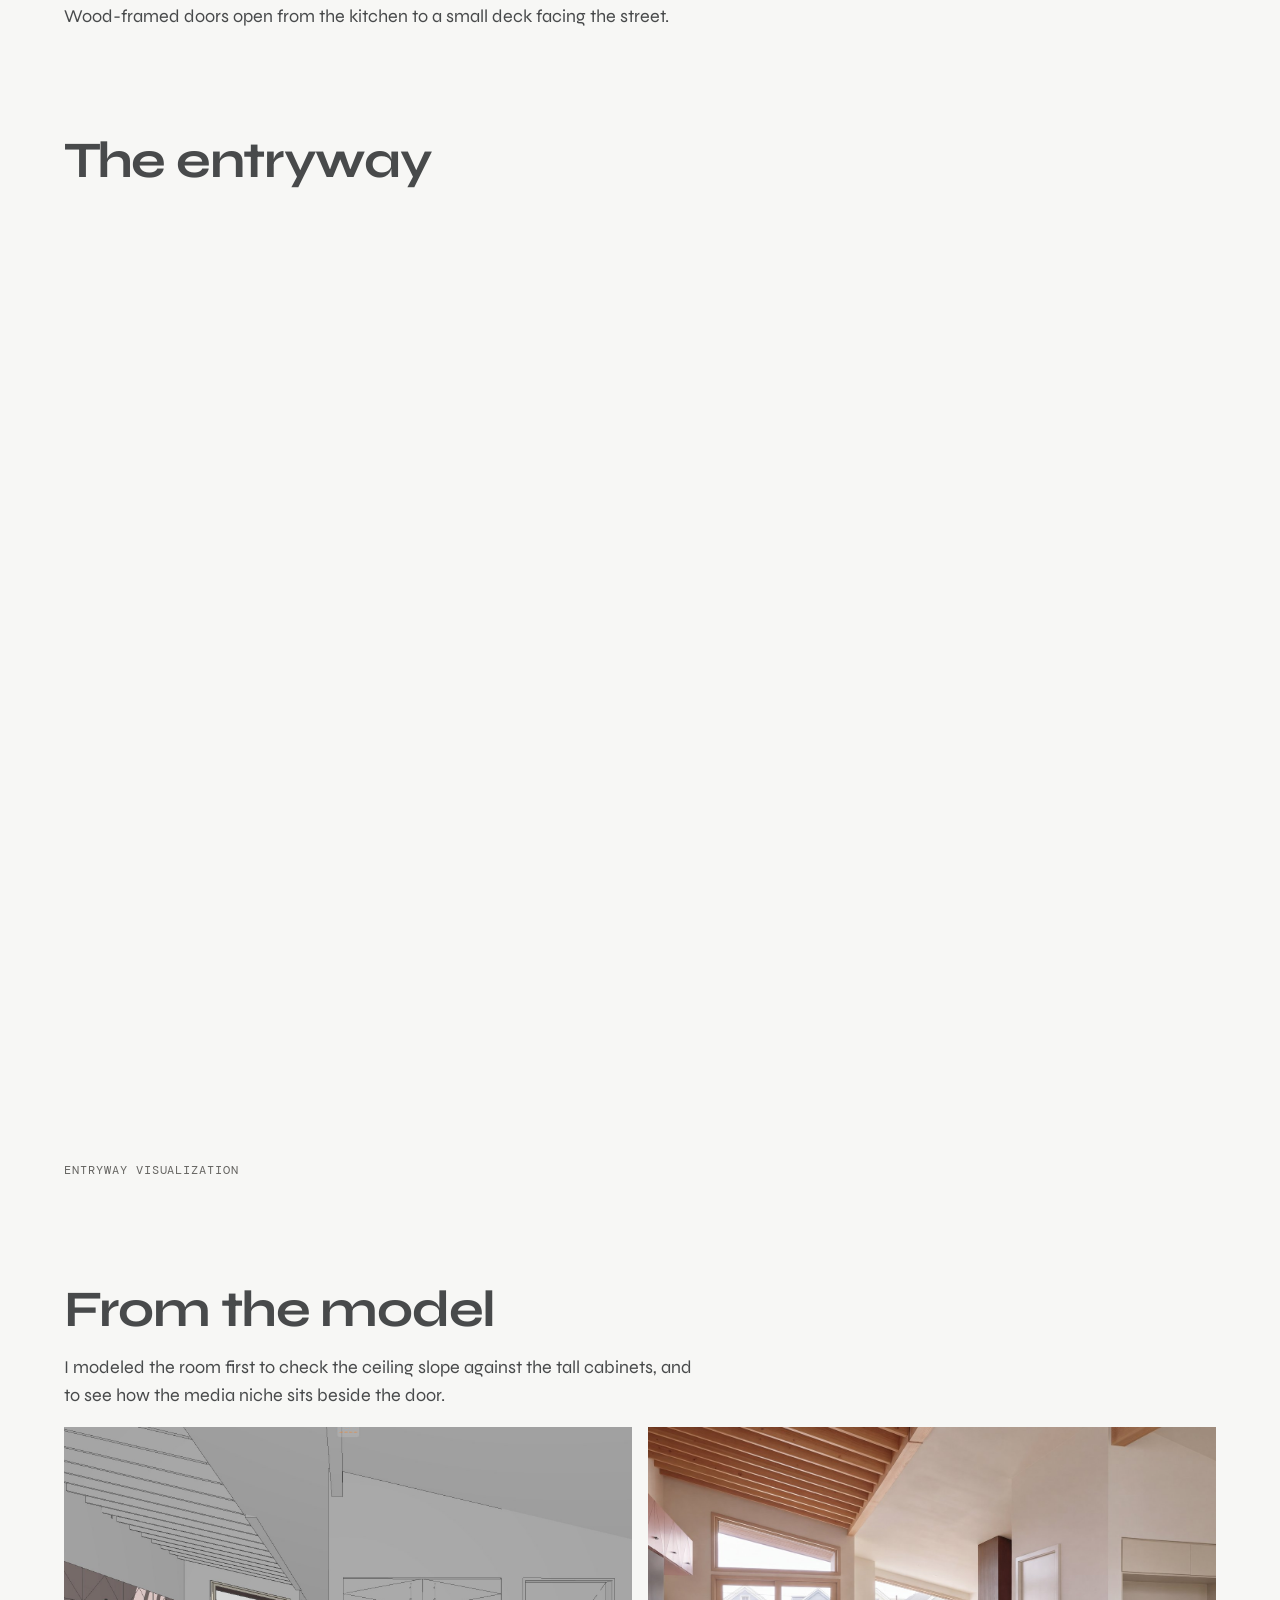
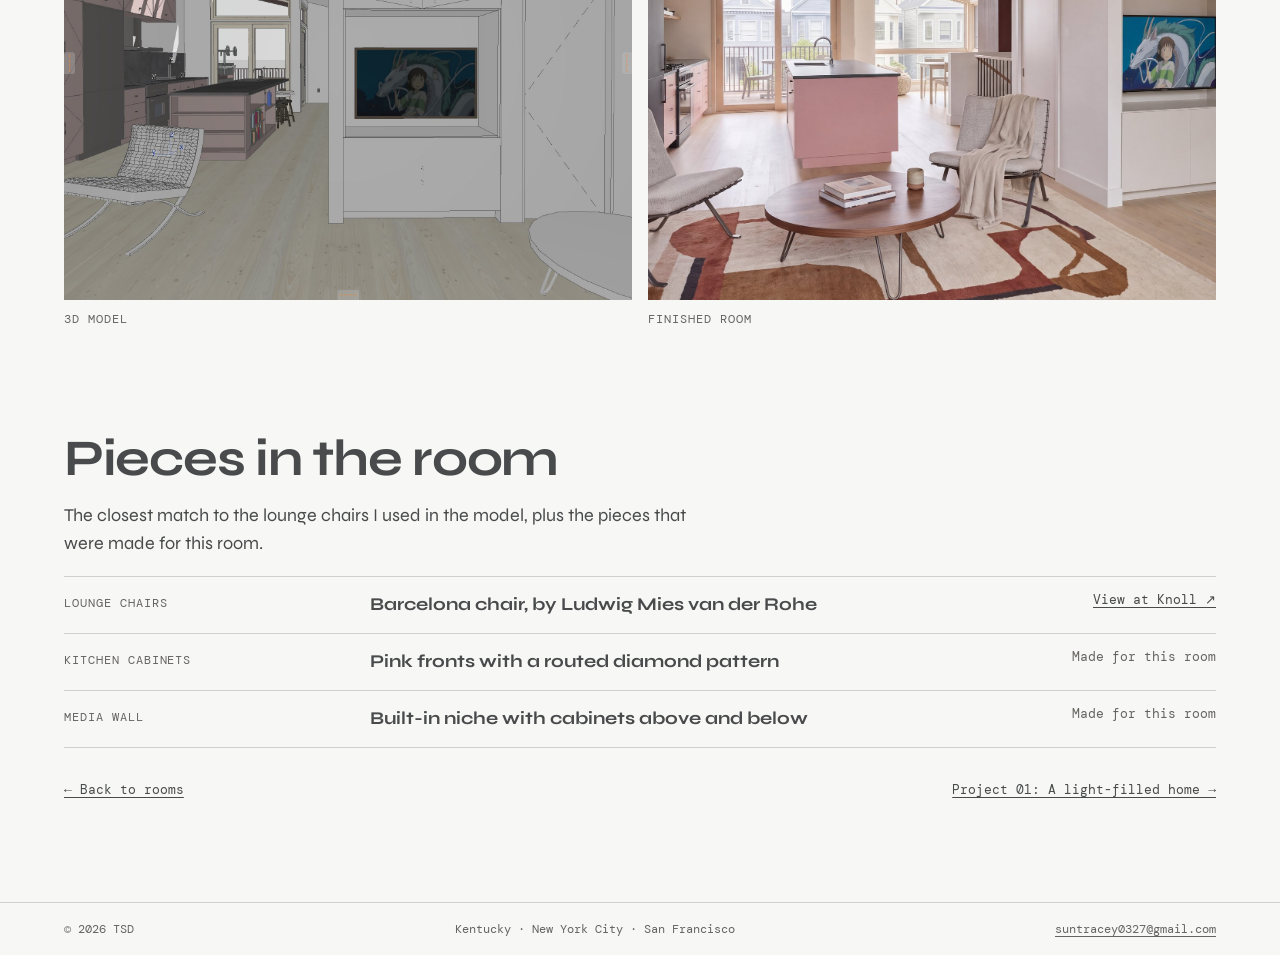
<file: south-sf/index.html>
<!doctype html>
<html lang="en">
<head>
<meta charset="utf-8">
<meta name="viewport" content="width=device-width, initial-scale=1">
<title>Southern San Francisco home for a family of 3 · TSD</title>
<meta name="description" content="A TSD home in southern San Francisco for a family of three: a pink kitchen under exposed fir beams, with the 3D model and the finished room.">
<link rel="canonical" href="https://tsd.suntracey.workers.dev/south-sf/">
<meta property="og:type" content="website">
<meta property="og:title" content="Southern San Francisco home for a family of 3 · TSD">
<meta property="og:description" content="A pink kitchen under exposed fir beams, from 3D model to finished room.">
<meta property="og:url" content="https://tsd.suntracey.workers.dev/south-sf/">
<meta property="og:image" content="https://tsd.suntracey.workers.dev/assets/ssf-photo.jpg">
<meta name="twitter:card" content="summary_large_image">
<link rel="icon" href="../assets/favicon.svg" type="image/svg+xml">
<link rel="stylesheet" href="../style.css">
</head>
<body>
<a class="skip" href="#main">Skip to content</a>
<header class="top">
  <a class="top__title" href="../">TSD</a>
  <p class="top__sub">Interior design · homes &amp; startup offices</p>
  <nav class="top__nav" aria-label="Main">
    <a href="../rooms/" aria-current="location">Rooms</a>
    <a href="../pricing/">Pricing</a>
    <a href="../about/">About</a>
    <a href="../questions/">Questions</a>
    <a href="../contact/">Say hello</a>
  </nav>
</header>
<main id="main" class="col">
  <div class="ptitle"><p class="label">Project 02</p><h1>Southern San Francisco home for a family of 3</h1></div>
  <figure class="ptitle__img xfade">
    <div class="xfade__track"><div class="xfade__stage"><div class="xfade__frame">
      <img class="xfade__to" src="../assets/ssf-title.jpg" alt="3D model of the home seen from its deck: pink tiled walls, a deck railing, an outdoor grill, and glass doors looking into the kitchen">
      <img class="xfade__from" src="../assets/ssf-exterior.jpg" alt="The finished house from outside: pink stucco walls, a corner window into the living room, and a pink tiled deck with a wooden table and chairs">
      </div>
      <figcaption class="cap">The finished deck, fading into my 3D model as you scroll</figcaption>
    </div></div>
  </figure>
  <div class="story">
    <p>The kitchen, the seating area and the stair all share one room under a sloped ceiling. I left the fir joists exposed and painted the kitchen pink, so the cabinets and the beams are the two things you notice first.</p>
  </div>
  <dl class="facts"><div><dt>Location</dt><dd>Southern San Francisco</dd></div><div><dt>For</dt><dd>A family of 3</dd></div><div><dt>Spaces</dt><dd>Kitchen · Living · Entryway</dd></div></dl>

  <section id="room" class="room">
    <h2>The finished room</h2>
    <figure>
      <img class="wide" src="../assets/ssf-photo.jpg" alt="Open kitchen and living room under a sloped ceiling with exposed fir joists: pink cabinets and a pink island with dark stone counters, pale oak floors, two wire-frame lounge chairs and a round walnut coffee table on a patterned rug, and a built-in white media niche.">
    </figure>
    <div class="story"><p>The pink cabinets have a diamond pattern cut into the fronts. The counters are dark stone, and the floor is pale oak. A rug in rust and cream marks out the seating area. Wood-framed doors open from the kitchen to a small deck facing the street.</p></div>
  </section>

  <section id="entryway" class="room">
    <h2>The entryway</h2>
    <figure>
      <img class="wide" src="../assets/ssf-entryway.jpg" alt="Entryway visualization with a blush pink door, dark wood stairs and bench, and a jacket and tote hanging from a peg rail." loading="lazy">
      <figcaption class="cap">Entryway visualization</figcaption>
    </figure>
  </section>

  <section id="model" class="room">
    <h2>From the model</h2>
    <p class="study__note">I modeled the room first to check the ceiling slope against the tall cabinets, and to see how the media niche sits beside the door.</p>
    <div class="study__images">
      <figure>
        <img src="../assets/ssf-model.jpg" alt="3D model of the kitchen and living room, showing the sloped beamed ceiling, the island and the media niche">
        <figcaption class="cap">3D model</figcaption>
      </figure>
      <figure>
        <img src="../assets/ssf-photo.jpg" alt="The finished kitchen and living room" loading="lazy">
        <figcaption class="cap">Finished room</figcaption>
      </figure>
    </div>
  </section>

  <section class="room">
    <h2>Pieces in the room</h2>
    <p class="study__note">The closest match to the lounge chairs I used in the model, plus the pieces that were made for this room.</p>
    <dl class="pieces">
      <div><dt>Lounge chairs</dt><dd><strong>Barcelona chair, by Ludwig Mies van der Rohe</strong><a href="https://www.knoll.com/product/barcelona-chair" target="_blank" rel="noopener">View at Knoll <span aria-hidden="true">↗</span></a></dd></div>
      <div><dt>Kitchen cabinets</dt><dd><strong>Pink fronts with a routed diamond pattern</strong><span class="pieces__none">Made for this room</span></dd></div>
      <div><dt>Media wall</dt><dd><strong>Built-in niche with cabinets above and below</strong><span class="pieces__none">Made for this room</span></dd></div>
    </dl>
  </section>
  <nav class="pn" aria-label="More"><a href="../rooms/">← Back to rooms</a><a href="../home/">Project 01: A light-filled home →</a></nav>
</main>
<footer class="foot">
  <div class="foot__row"><span>© 2026 TSD</span><span>Kentucky · New York City · San Francisco</span><a href="mailto:suntracey0327@gmail.com">suntracey0327@gmail.com</a></div>
</footer>
<script src="../app.js"></script>
<script src="../motion.js"></script>
</body>
</html>
</file>
<file: style.css>
@import url("https://fonts.googleapis.com/css2?family=DM+Mono:wght@400;500&family=Syne:wght@400;700;800&display=swap");

:root {
  --linen: #F7F7F5;
  --white: #FFFFFF;
  --stone: #D3D0CB;
  --grey: #656461;
  --charcoal: #484A4B;
  --accent: #855D49;
  --syne: "Syne", system-ui, sans-serif;
  --mono: "DM Mono", ui-monospace, monospace;
  --pad: clamp(20px, 5vw, 72px);
  --space: clamp(56px, 8vw, 112px);
}

*, *::before, *::after { box-sizing: border-box; }
body { margin: 0; background: var(--linen); color: var(--charcoal); font-family: var(--syne); font-size: 18px; line-height: 1.55; }
img { display: block; max-width: 100%; }
figure { margin: 0; }
a { color: inherit; text-underline-offset: 0.22em; }
a:hover { color: var(--accent); }
button, input, select, textarea { font: inherit; color: inherit; }
:focus-visible { outline: 2px solid var(--accent); outline-offset: 4px; }
h1, h2, h3 { font-weight: 700; line-height: 1.08; }
h1 { font-size: clamp(38px, 6vw, 84px); letter-spacing: -0.035em; margin: 0; }
h2 { font-size: clamp(30px, 4vw, 54px); letter-spacing: -0.025em; margin: 0; }
h3 { font-size: 23px; margin: 0; }
.wrap { max-width: 1440px; margin-inline: auto; padding-inline: var(--pad); }
.skip { position: absolute; left: -9999px; }
.skip:focus { left: 16px; top: 16px; z-index: 10; background: var(--white); padding: 8px 12px; }
.label, .cap, .text-link {
  font-family: var(--mono);
  font-size: 12px;
  letter-spacing: 0.08em;
  text-transform: uppercase;
}
.label { color: var(--grey); margin: 0 0 10px; }
.cap { color: var(--grey); margin: 10px 0 0; }
.text-link { display: inline-block; padding-block: 8px; }
.btn {
  display: inline-flex;
  align-items: center;
  justify-content: center;
  gap: 10px;
  min-height: 44px;
  padding: 10px 16px;
  background: var(--charcoal);
  border: 1px solid var(--charcoal);
  color: var(--white);
  font-family: var(--mono);
  font-size: 13px;
  text-decoration: none;
  cursor: pointer;
}
.btn:hover { background: var(--accent); border-color: var(--accent); color: var(--white); }

/* Shared masthead */
.top { text-align: center; padding: 10px var(--pad) 8px; border-bottom: 1px solid var(--stone); }
.top__title { display: inline-block; font-weight: 800; font-size: clamp(54px, 8vw, 92px); line-height: 1; letter-spacing: 0.02em; text-decoration: none; }
.top__sub { margin: 8px 0 12px; font-family: var(--mono); font-size: 12px; letter-spacing: 0.14em; text-transform: uppercase; color: var(--grey); }
.top__nav { display: flex; flex-wrap: wrap; justify-content: center; gap: 0 clamp(12px, 4vw, 50px); font-family: var(--mono); font-size: 13px; letter-spacing: 0.08em; text-transform: uppercase; }
.top__nav a { display: grid; place-items: center; min-height: 44px; text-decoration: none; }
.top__nav a:hover, .top__nav a[aria-current] { text-decoration: underline; }

/* Standalone pages */
.page { padding-block: clamp(36px, 6vw, 72px) var(--space); }
.page__title { margin-bottom: 24px; }

/* Homepage and navigation pages */
.cover img { width: 100%; height: clamp(340px, calc(100svh - 185px), 780px); object-fit: cover; object-position: 50% 62%; }
.intro { display: grid; grid-template-columns: minmax(0, 7fr) minmax(0, 4fr); gap: 5vw; align-items: end; padding-block: var(--space); }
.intro h1 { max-width: 15ch; }
.intro p { max-width: 36ch; margin: 0 0 10px; }
.rooms__head { display: flex; flex-wrap: wrap; justify-content: space-between; align-items: end; gap: 12px 24px; border-top: 1px solid var(--stone); padding: 24px 0; }
.room-grid { display: grid; grid-template-columns: repeat(4, minmax(0, 1fr)); gap: 20px 16px; }
.room-grid a { text-decoration: none; }
.room-grid a:hover span { text-decoration: underline; }
.room-grid img { width: 100%; aspect-ratio: 4 / 5; object-fit: cover; }
.room-grid span { display: block; margin-top: 8px; font-family: var(--mono); font-size: 13px; }
.study { margin-top: clamp(40px, 6vw, 76px); }
.study__note { max-width: 58ch; margin: 8px 0 18px; }
.study__images { display: grid; grid-template-columns: repeat(2, minmax(0, 1fr)); gap: 16px; }
.study__images img { width: 100%; aspect-ratio: 1654 / 1376; object-fit: cover; }
.hello { display: grid; grid-template-columns: minmax(0, 1fr) minmax(0, 1fr); align-items: center; gap: clamp(24px, 7vw, 100px); }
.hello__pic img { width: 100%; max-width: 400px; height: auto; }
.hello__text p:not(.label) { max-width: 45ch; margin: 14px 0 0; }
.hello__text .text-link { margin-top: 10px; }
.steps-sec { margin-top: var(--space); }
.steps { list-style: none; margin: 26px 0 0; padding: 0; display: grid; grid-template-columns: repeat(4, minmax(0, 1fr)); gap: 24px; }
.steps li { border-top: 1px solid var(--stone); padding-top: 12px; }
.steps b { display: block; margin-bottom: 10px; font: 500 13px var(--mono); color: var(--accent); }
.steps p { margin: 8px 0 0; font-size: 16px; }
.faq-sec, .contact { display: grid; grid-template-columns: minmax(0, 4fr) minmax(0, 7fr); gap: 5vw; }
.faq { border-top: 1px solid var(--stone); }
.faq details { border-bottom: 1px solid var(--stone); padding: 16px 0; }
.faq summary { cursor: pointer; list-style: none; display: flex; justify-content: space-between; gap: 16px; font-weight: 700; }
.faq summary::-webkit-details-marker { display: none; }
.faq summary::after { content: "+"; font-family: var(--mono); color: var(--accent); }
.faq details[open] summary::after { content: "−"; }
.faq details p { margin: 8px 0 0; max-width: 62ch; }
.contact__intro { max-width: 36ch; margin: 14px 0 0; }
.contact__mail { display: inline-block; margin-top: 14px; overflow-wrap: anywhere; }
.form { display: grid; gap: 16px; }
.form label { display: grid; gap: 4px; font-family: var(--mono); font-size: 13px; }
.form input, .form select, .form textarea {
  width: 100%;
  min-height: 44px;
  padding: 8px 10px;
  border: 1px solid var(--stone);
  border-radius: 0;
  background: var(--white);
  font: 400 17px var(--syne);
}
.form textarea { resize: vertical; }
.form .btn { justify-self: start; }
.form__note { margin: 0; font-size: 14px; color: var(--grey); }

/* Project */
.col, .pp { margin: 0 auto; padding: clamp(36px, 6vw, 72px) var(--pad) var(--space); }
.col { max-width: 1280px; }
.story { max-width: 62ch; margin-top: 20px; }
.story p { margin: 0; }
.facts { display: flex; flex-wrap: wrap; gap: 12px 40px; margin: 24px 0 0; font-family: var(--mono); font-size: 13px; }
.facts dt { color: var(--grey); text-transform: uppercase; font-size: 11px; letter-spacing: 0.08em; }
.facts dd { margin: 4px 0 0; }
.room { margin-top: var(--space); }
.room h2 { margin-bottom: 16px; }
.compare { position: relative; aspect-ratio: 1654 / 1376; overflow: hidden; background: var(--stone); user-select: none; }
.compare img { position: absolute; inset: 0; width: 100%; height: 100%; object-fit: cover; }
.compare__tag { position: absolute; top: 12px; background: var(--linen); font: 400 12px var(--mono); padding: 5px 8px; }
.compare__tag--left { left: 12px; }
.compare__tag--right { right: 12px; }
.compare__divider { position: absolute; inset: 0 auto 0 50%; width: 2px; margin-left: -1px; background: var(--white); pointer-events: none; }
.compare__knob { position: absolute; top: 50%; left: 50%; transform: translate(-50%, -50%); width: 44px; height: 44px; border-radius: 50%; background: var(--charcoal); color: var(--white); display: grid; place-items: center; }
.compare input[type="range"] { position: absolute; inset: 0; width: 100%; height: 100%; margin: 0; appearance: none; -webkit-appearance: none; background: transparent; cursor: ew-resize; }
.compare input[type="range"]::-webkit-slider-thumb { -webkit-appearance: none; appearance: none; width: 44px; height: 44px; background: transparent; }
.compare input[type="range"]::-moz-range-thumb { width: 44px; height: 44px; background: transparent; border: 0; }
.compare input[type="range"]:focus-visible { outline-offset: -4px; outline-color: var(--white); }
.stack, .stack .pair { display: grid; gap: 16px; }
.stack .pair { grid-template-columns: repeat(2, minmax(0, 1fr)); }
.stack img { width: 100%; aspect-ratio: 2 / 1; object-fit: cover; }
.stack .pair img { aspect-ratio: 4 / 5; }
.pn { display: flex; flex-wrap: wrap; justify-content: space-between; gap: 16px; margin-top: 32px; font-family: var(--mono); font-size: 13px; }

/* Pricing */
.pp { max-width: 1180px; }
.pp h2 { font-size: clamp(25px, 3vw, 36px); margin: 42px 0 14px; }
.pp__lede, .pp__list, .pp > p { max-width: 62ch; }
.pp__lede { margin: 14px 0 28px; }
.pp__list { padding-left: 20px; display: grid; gap: 8px; }
.tabs { display: inline-flex; border-bottom: 1px solid var(--stone); margin-bottom: 20px; }
.tab { min-height: 44px; padding: 8px 16px; margin-bottom: -1px; border: 0; border-bottom: 2px solid transparent; background: none; cursor: pointer; font-family: var(--mono); font-size: 14px; }
.tab[aria-pressed="true"] { border-bottom-color: var(--charcoal); font-weight: 500; }
.calc { display: flex; flex-wrap: wrap; align-items: center; gap: 10px 14px; }
.calc label { font-weight: 700; }
.calc input { width: 7.5em; min-height: 44px; border: 1px solid var(--stone); border-radius: 0; padding: 8px 10px; background: var(--white); font: 400 16px var(--mono); }
.calc span { font: 400 13px var(--mono); }
.calc-hint, .footnote { color: var(--grey); font-size: 15px; }
.calc-hint { margin: 8px 0 24px; }
.cards { display: grid; grid-template-columns: repeat(3, minmax(0, 1fr)); gap: 24px; }
.card { border-top: 1px solid var(--charcoal); padding-top: 16px; display: flex; flex-direction: column; gap: 8px; }
.card p { margin: 0; }
.card__blurb { font-size: 16px; }
.card__rate strong { font-size: 32px; line-height: 1; }
.card__rate span, .card__meta { font: 400 12px var(--mono); }
.card__rate span { margin-left: 8px; }
.card__fee { font-weight: 700; }
.card__meta { color: var(--grey); }
.card ul { border-top: 1px solid var(--stone); margin: 6px 0 0; padding: 12px 0 0 18px; display: grid; gap: 4px; flex-grow: 1; font-size: 15px; }
.choose { align-self: start; padding-block: 10px; font: 400 13px var(--mono); }
.footnote { margin-top: 20px; }

.foot { padding: 18px var(--pad); border-top: 1px solid var(--stone); }
.foot__row { display: flex; flex-wrap: wrap; justify-content: space-between; gap: 8px 24px; color: var(--grey); font: 400 12px var(--mono); }

@media (max-width: 820px) {
  .intro, .faq-sec, .contact { grid-template-columns: minmax(0, 1fr); gap: 20px; }
  .room-grid, .steps { grid-template-columns: repeat(2, minmax(0, 1fr)); }
  .cards { grid-template-columns: minmax(0, 1fr); }
}
@media (max-width: 560px) {
  .top__sub { font-size: 11px; }
  .top__nav { font-size: 12px; }
  .cover img { height: 58svh; min-height: 280px; }
  .hello, .study__images { grid-template-columns: minmax(0, 1fr); }
  .foot__row { flex-direction: column; }
}

/* Scroll movement (added by motion.js; off for reduced motion) */
.prog { position: fixed; left: 0; top: 0; z-index: 20; width: 100%; height: 3px; background: var(--accent); transform-origin: left; transform: scaleX(0); }
.cover { overflow: hidden; }
.cover img { will-change: transform; }
.js [data-m] { opacity: 0; transform: translateY(44px); transition: opacity .8s ease, transform .9s cubic-bezier(.2,.7,.2,1); }
.js [data-m].in { opacity: 1; transform: none; }
.js [data-m] img, .js img[data-m], .js .compare[data-m] { clip-path: inset(0 0 100% 0); transition: clip-path 1.2s cubic-bezier(.2,.7,.2,1), opacity .8s ease, transform .9s cubic-bezier(.2,.7,.2,1); transition-delay: inherit; }
.js [data-m].in img, .js img[data-m].in, .js .compare[data-m].in { clip-path: inset(0 0 0 0); }
.js .compare[data-m] img { clip-path: none; }
.room-grid a img { transition: scale .6s cubic-bezier(.2,.7,.2,1); }
.room-grid a:hover img { scale: 1.04; }

/* Project 02 additions */
.room img.wide { width: 100%; height: auto; }
.rooms--next { margin-top: var(--space); }
.col .study__note { margin-top: 0; }
.ptitle h1 { max-width: 18ch; }
.rooms__head h2, .ptitle h1 { text-wrap: balance; }
.rooms__head h2 { max-width: 24ch; }
.ptitle__img { margin-top: 24px; }
.ptitle__img img { width: 100%; height: auto; }

/* Pieces list (replaces zoomed detail crops) */
.pieces { margin: 0; border-top: 1px solid var(--stone); }
.pieces > div { display: grid; grid-template-columns: minmax(0, 3fr) minmax(0, 9fr); gap: 4px 24px; padding: 14px 0; border-bottom: 1px solid var(--stone); }
.pieces dt { font: 400 12px var(--mono); letter-spacing: 0.08em; text-transform: uppercase; color: var(--grey); padding-top: 4px; }
.pieces dd { margin: 0; display: flex; flex-wrap: wrap; justify-content: space-between; gap: 4px 24px; }
.pieces strong { font-weight: 700; }
.pieces a, .pieces__none { font: 400 13px var(--mono); }
.pieces__none { color: var(--grey); }
@media (max-width: 560px) { .pieces > div { grid-template-columns: minmax(0, 1fr); } }

/* Project 02 title: finished photo fades into the 3D model on scroll */
.xfade__stage { position: relative; }
.xfade__frame { position: relative; overflow: hidden; }
.xfade__stage img { display: block; width: 100%; height: auto; }
.xfade__from { position: absolute; inset: 0; height: 100% !important; object-fit: cover; opacity: 0; transform-origin: 68% 48%; will-change: opacity, transform; }
.js .xfade__from { opacity: 1; }
.js .xfade__track { height: var(--xfade-h, auto); }
.js .xfade__stage { position: sticky; top: var(--xfade-top, 16px); }
</file>
